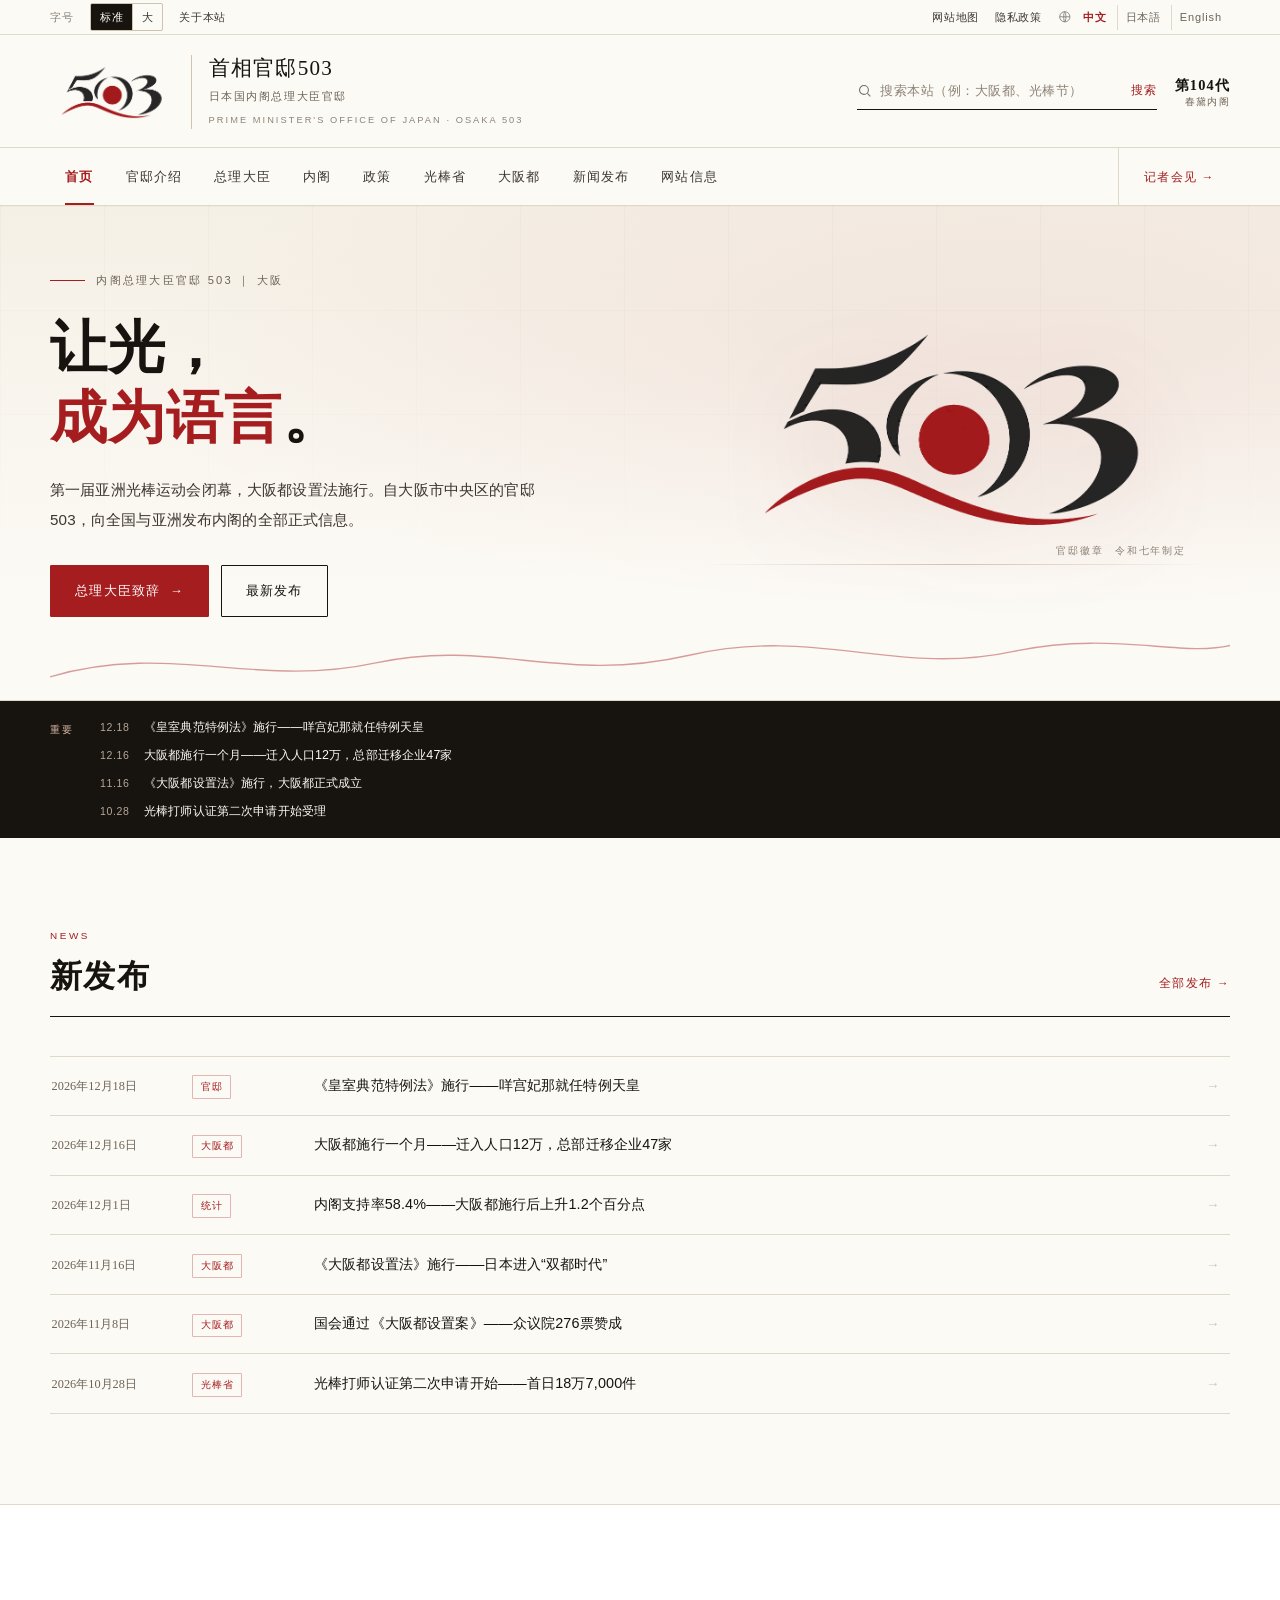
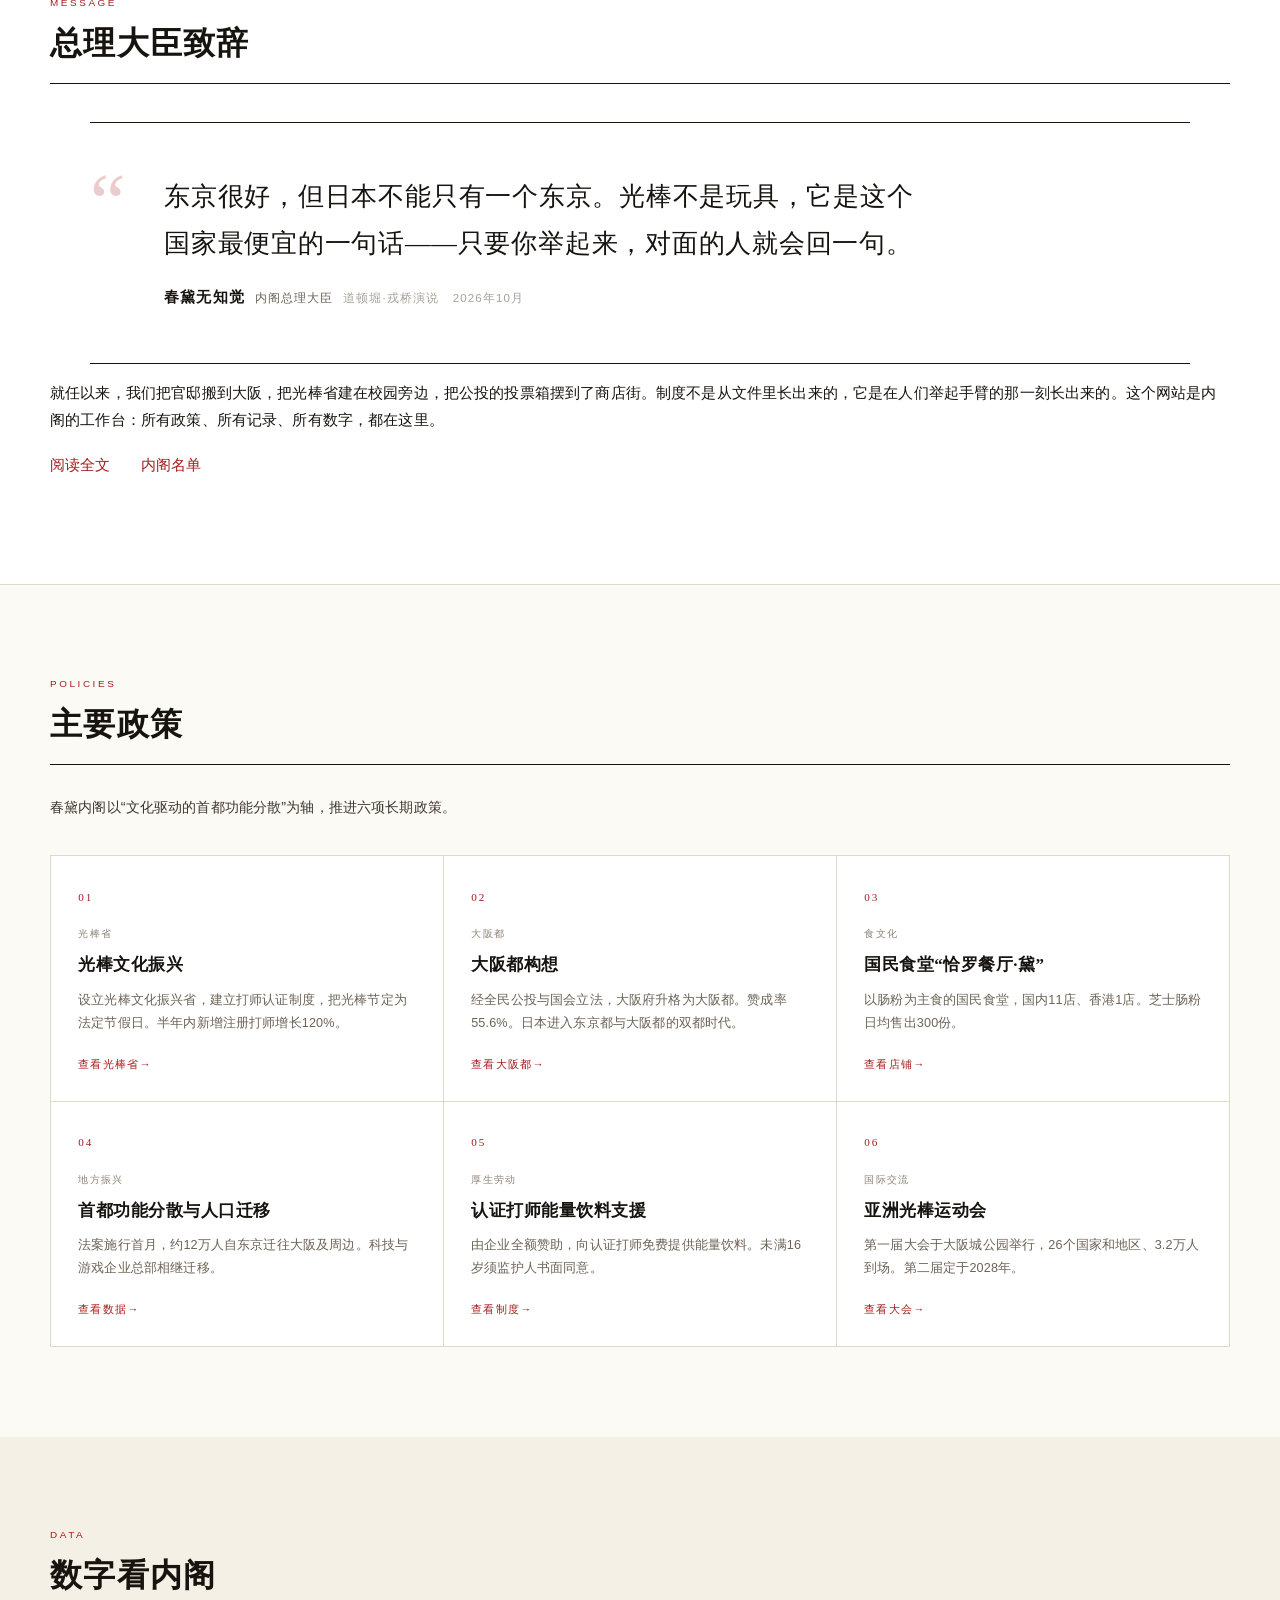
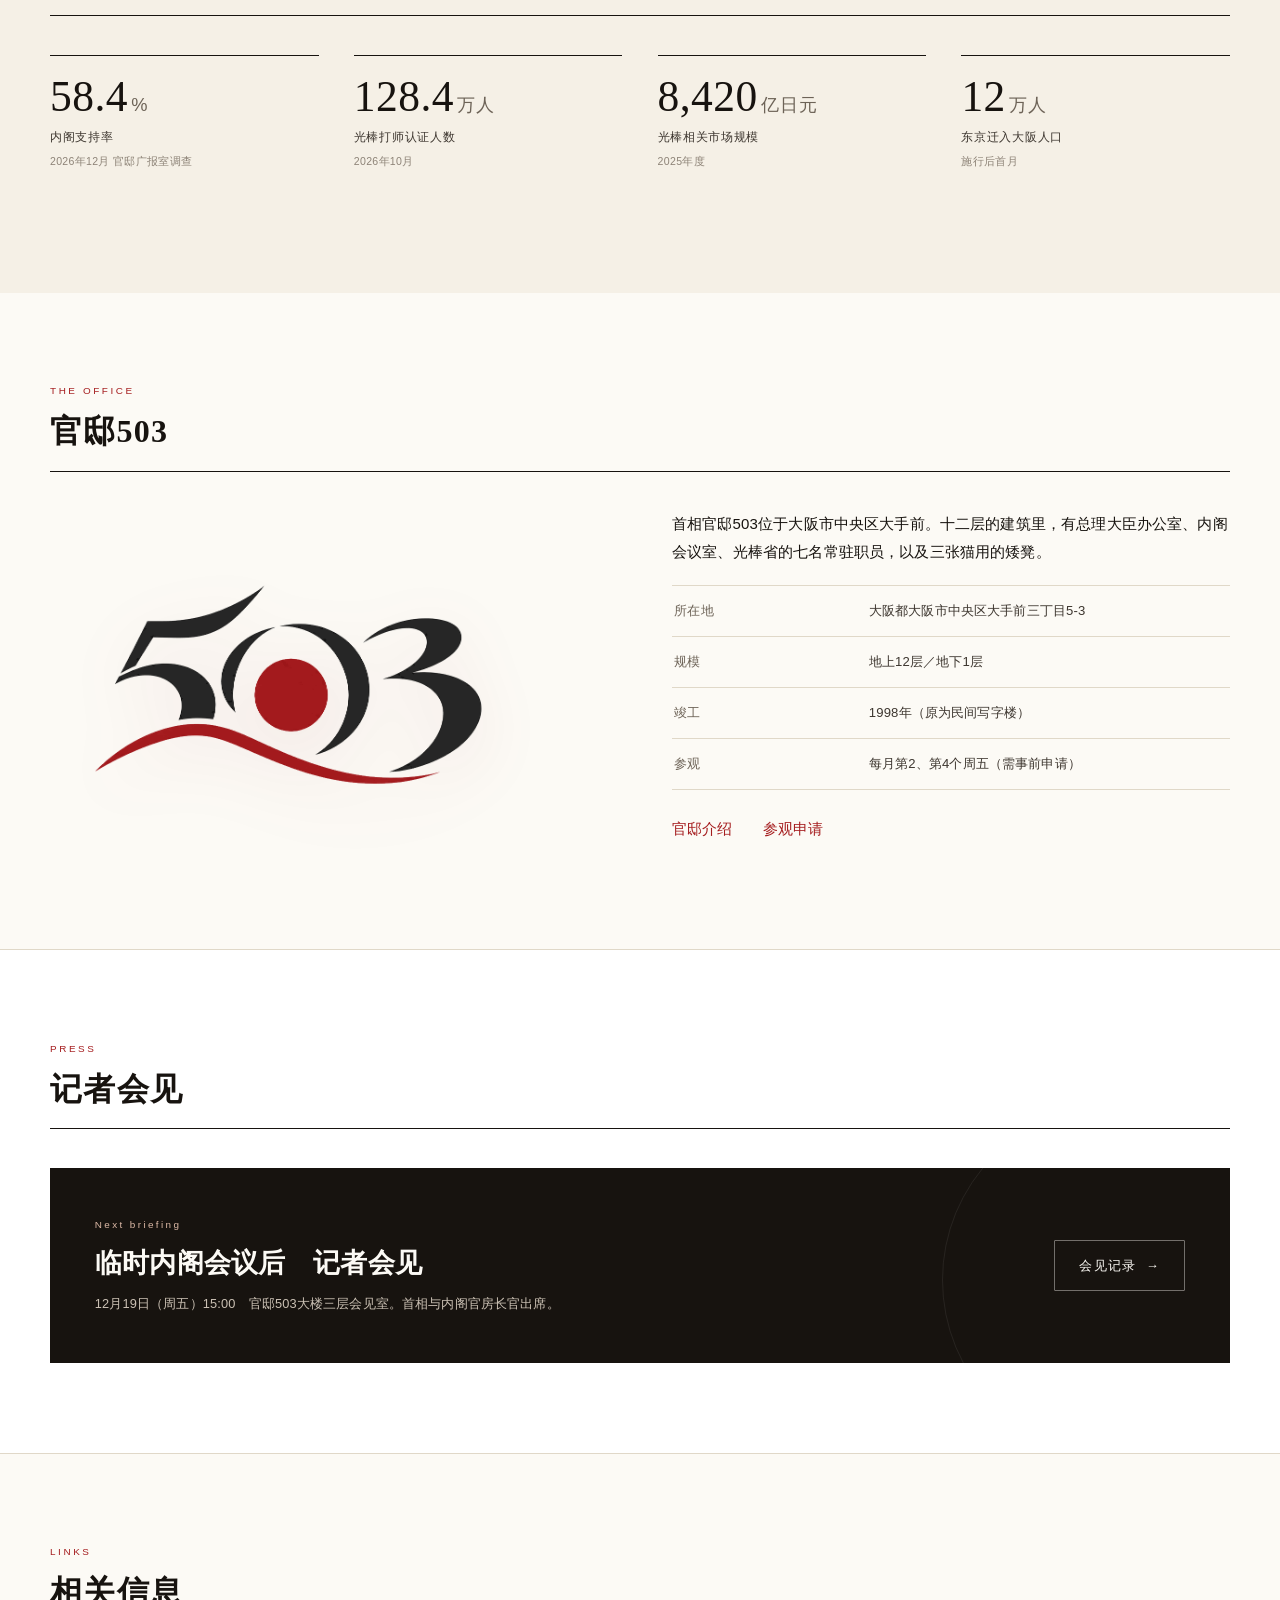
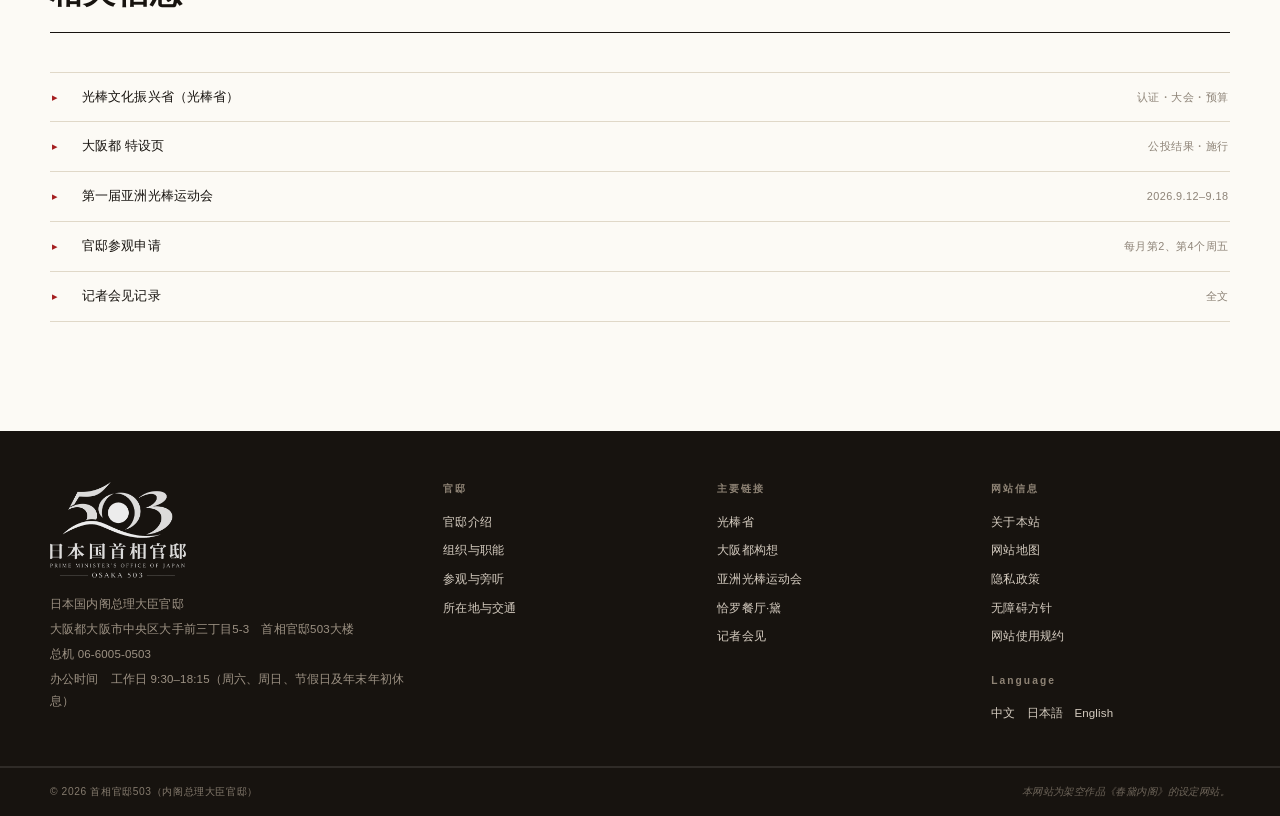
<file: index.html>
﻿<!DOCTYPE html>
<html lang="zh-Hans" data-fs="normal">
<head>
<meta charset="utf-8">
<meta name="build" content="6dbbdb27">
<meta name="viewport" content="width=device-width,initial-scale=1">
<title>首相官邸503｜内閣総理大臣官邸</title>
<meta name="description" content="首相官邸503官方网站。内阁总理大臣春黛无知觉的内阁、光棒文化振兴省与大阪都构想的全部正式信息。">
<meta name="theme-color" content="#a51d1f">
<link rel="icon" href="assets/img/favicon.svg" type="image/svg+xml">
<link rel="stylesheet" href="assets/css/site.css?v=6dbbdb27">
  <link rel="alternate" type="application/atom+xml" title="新闻发布 Atom" href="assets/news.xml">
</head>
<body data-page="home">
<a class="skip" id="skip" href="#main"></a>
<div id="util"></div>
<div id="mast"></div>
<div id="nav"></div>
<main id="main"></main>
<div id="foot"></div>
<a href="#" class="totop" id="totop" aria-label="top"></a>
<noscript><div class="wrap" style="padding:3rem 0"><p>本网站需要启用 JavaScript。请启用后重新载入。</p></div></noscript>
<script src="assets/js/i18n.zh.1.js?v=6dbbdb27"></script>
<script src="assets/js/i18n.zh.2.js?v=6dbbdb27"></script>
<script src="assets/js/i18n.ja.1.js?v=6dbbdb27"></script>
<script src="assets/js/i18n.ja.2.js?v=6dbbdb27"></script>
<script src="assets/js/i18n.en.1.js?v=6dbbdb27"></script>
<script src="assets/js/i18n.en.2.js?v=6dbbdb27"></script>
<script src="assets/js/app.js?v=6dbbdb27"></script>
</body>
</html>
</file>
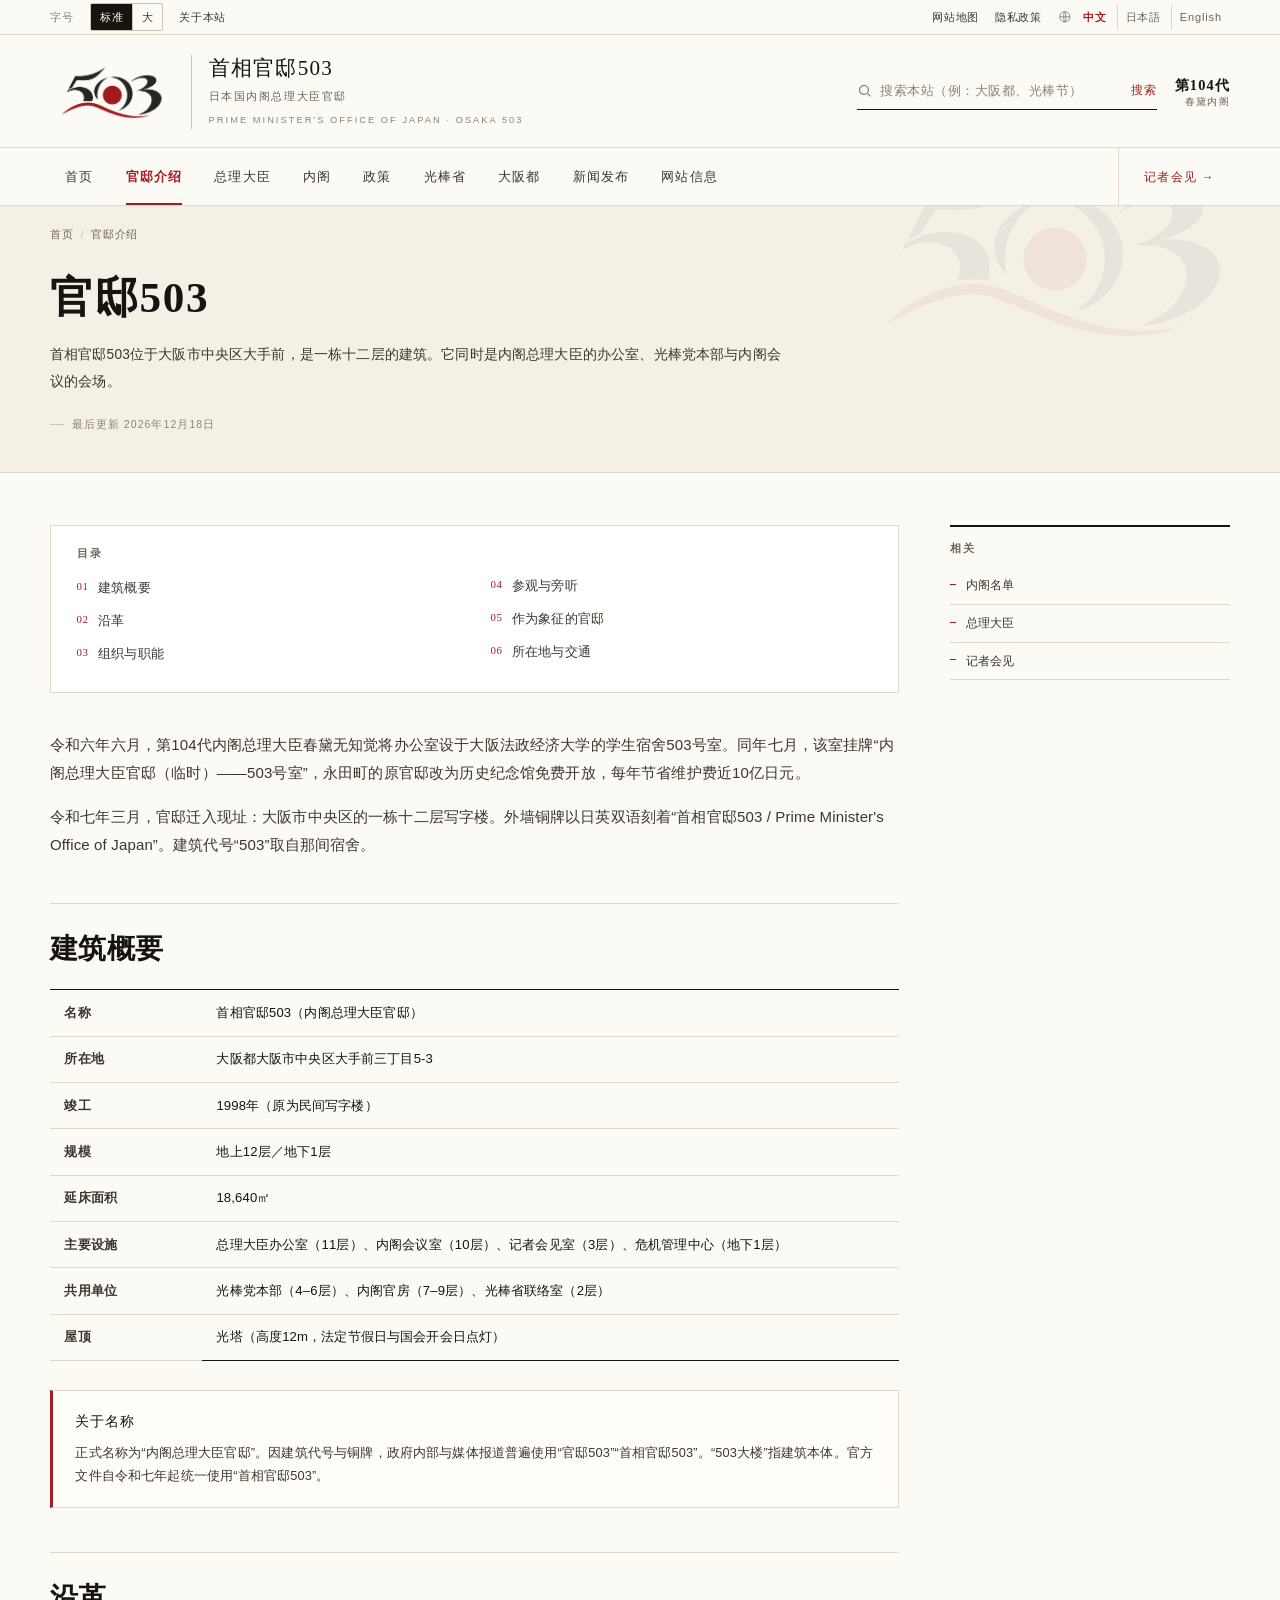
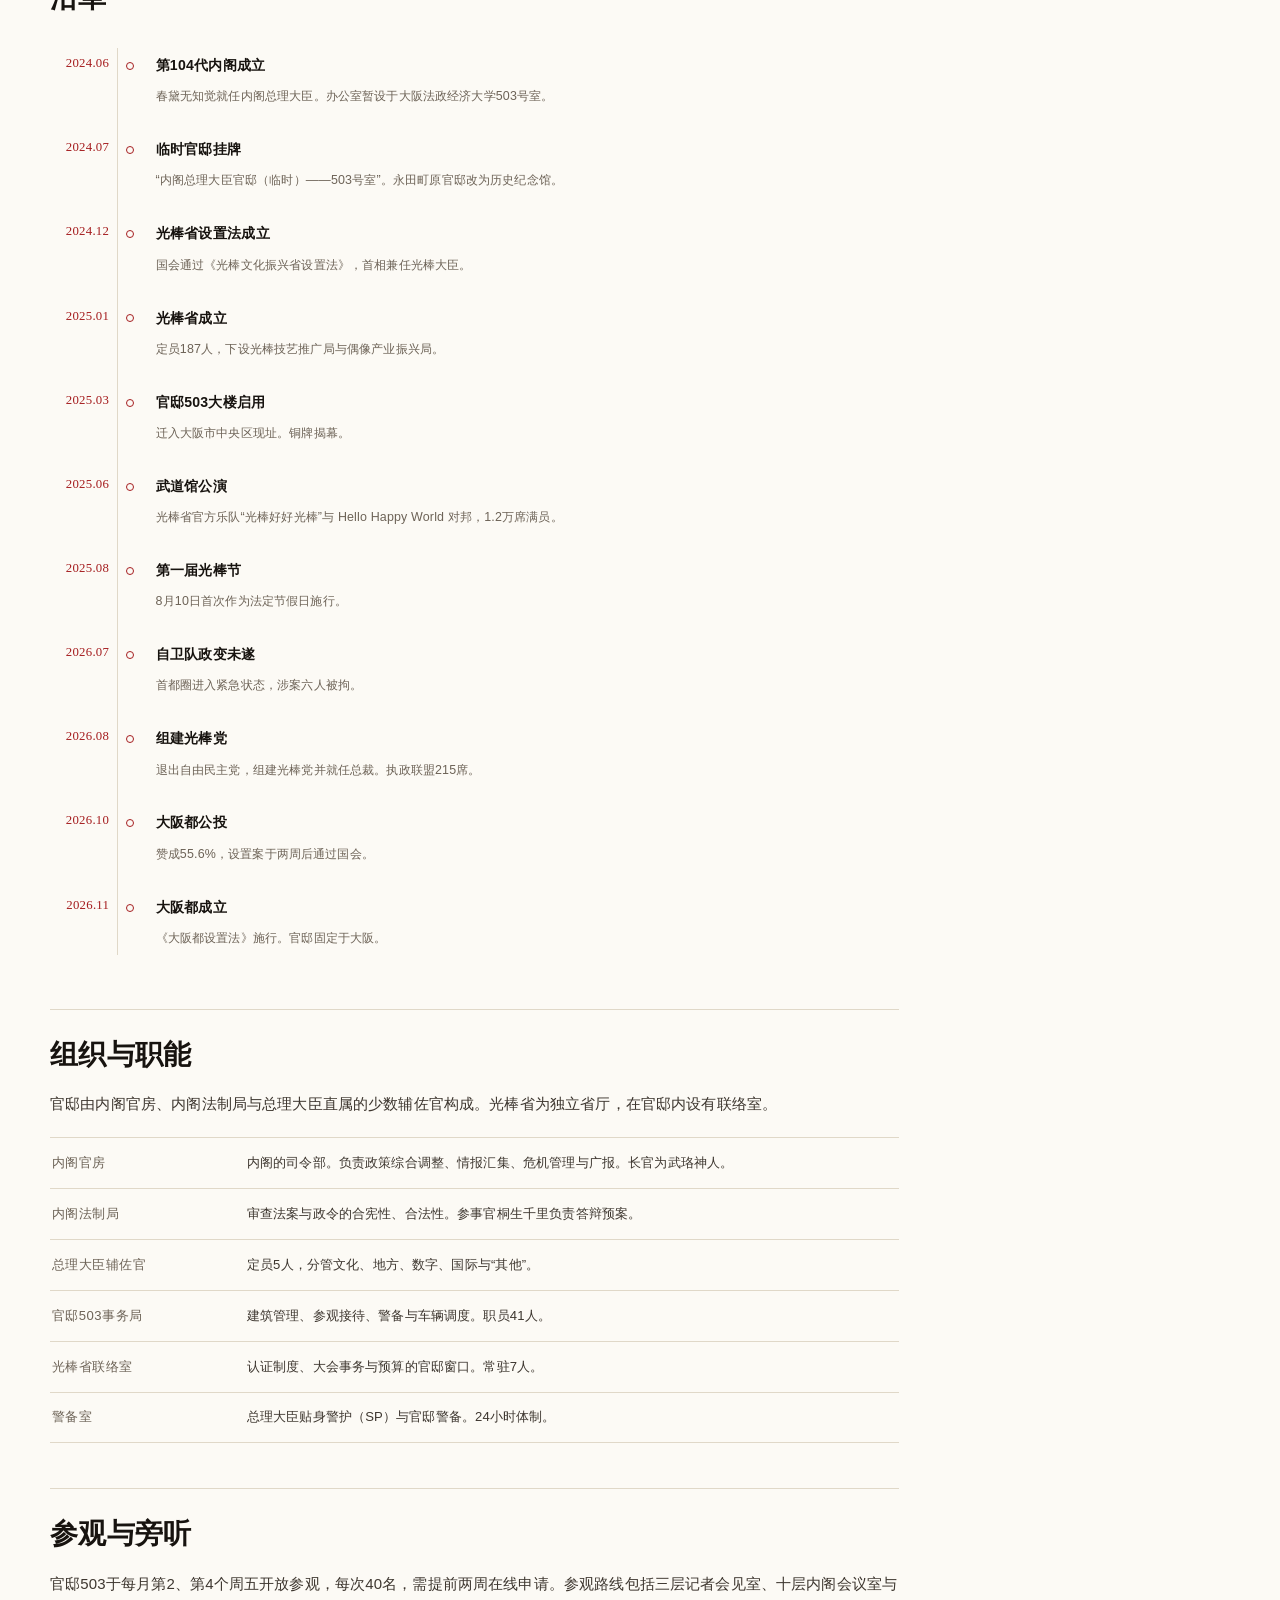
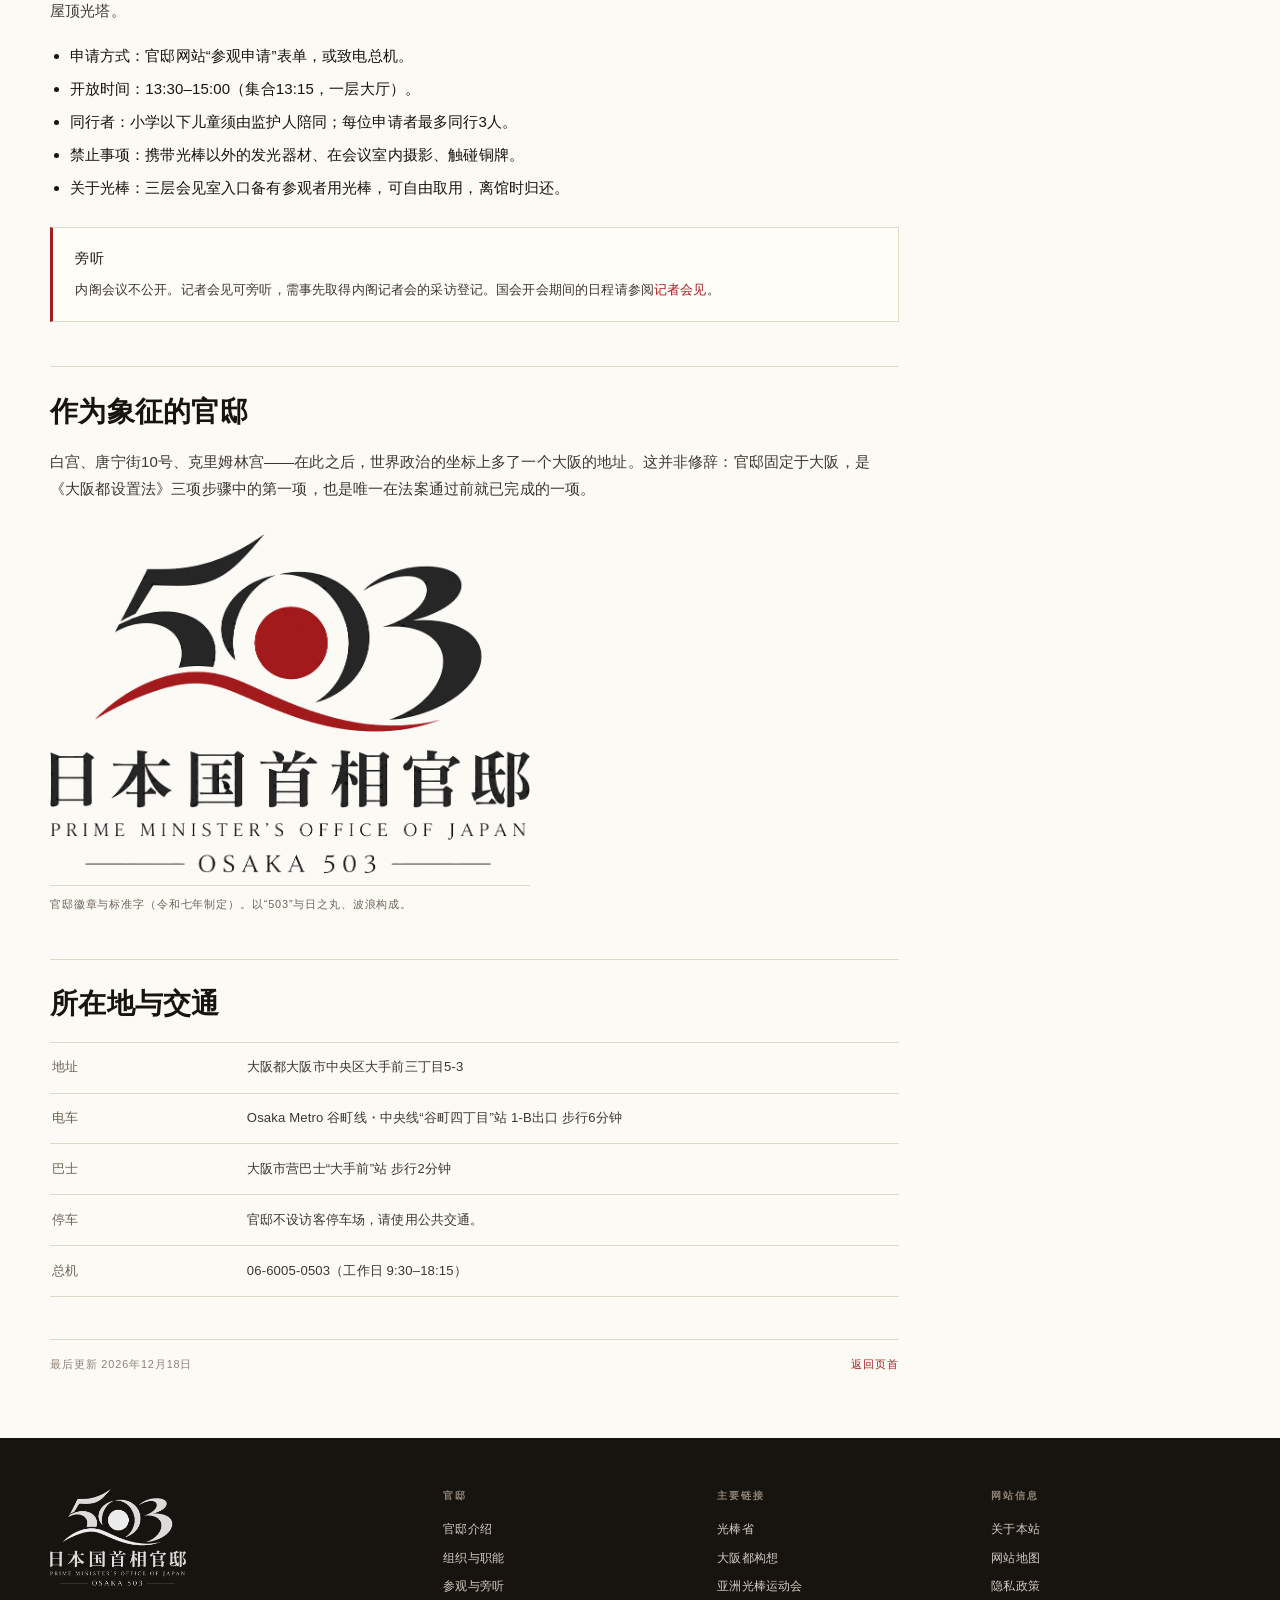
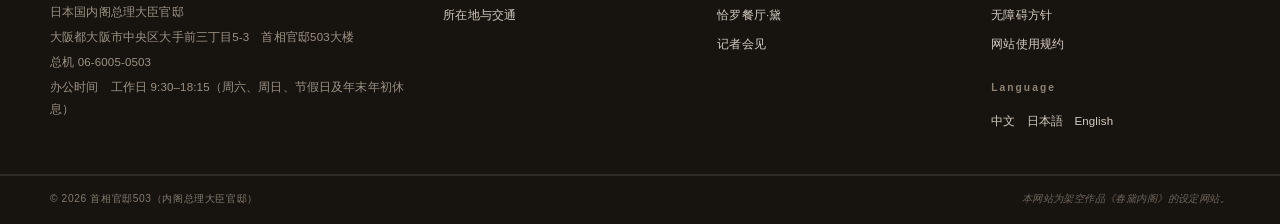
<file: about.html>
﻿<!DOCTYPE html>
<html lang="zh-Hans" data-fs="normal">
<head>
<meta charset="utf-8">
<meta name="build" content="6dbbdb27">
<meta name="viewport" content="width=device-width,initial-scale=1">
<title>官邸介绍｜首相官邸503</title>
<meta name="description" content="首相官邸503的建筑、沿革、组织、参观与交通。">
<meta name="theme-color" content="#a51d1f">
<link rel="icon" href="assets/img/favicon.svg" type="image/svg+xml">
<link rel="stylesheet" href="assets/css/site.css?v=6dbbdb27">
  <link rel="alternate" type="application/atom+xml" title="新闻发布 Atom" href="assets/news.xml">
</head>
<body data-page="about">
<a class="skip" id="skip" href="#main"></a>
<div id="util"></div>
<div id="mast"></div>
<div id="nav"></div>
<main id="main"></main>
<div id="foot"></div>
<a href="#" class="totop" id="totop" aria-label="top"></a>
<noscript><div class="wrap" style="padding:3rem 0"><p>本网站需要启用 JavaScript。请启用后重新载入。</p></div></noscript>
<script src="assets/js/i18n.zh.1.js?v=6dbbdb27"></script>
<script src="assets/js/i18n.zh.2.js?v=6dbbdb27"></script>
<script src="assets/js/i18n.ja.1.js?v=6dbbdb27"></script>
<script src="assets/js/i18n.ja.2.js?v=6dbbdb27"></script>
<script src="assets/js/i18n.en.1.js?v=6dbbdb27"></script>
<script src="assets/js/i18n.en.2.js?v=6dbbdb27"></script>
<script src="assets/js/app.js?v=6dbbdb27"></script>
</body>
</html>
</file>
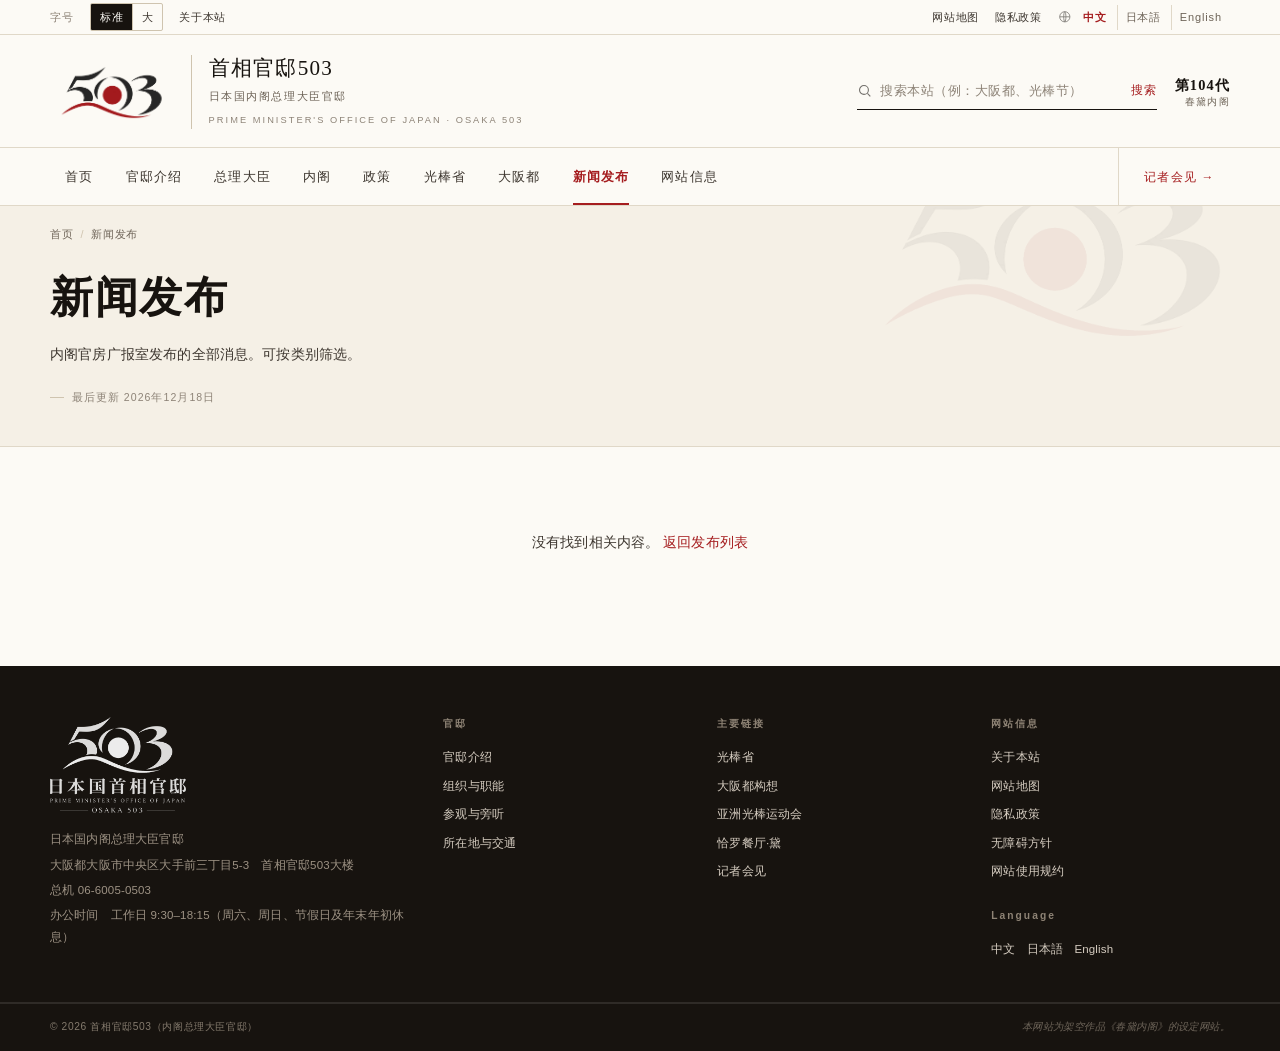
<file: article.html>
﻿<!DOCTYPE html>
<html lang="zh-Hans" data-fs="normal">
<head>
<meta charset="utf-8">
<meta name="build" content="6dbbdb27">
<meta name="viewport" content="width=device-width,initial-scale=1">
<title>新闻发布｜首相官邸503</title>
<meta name="description" content="首相官邸503的新闻发布。">
<meta name="theme-color" content="#a51d1f">
<link rel="icon" href="assets/img/favicon.svg" type="image/svg+xml">
<link rel="stylesheet" href="assets/css/site.css?v=6dbbdb27">
  <link rel="alternate" type="application/atom+xml" title="新闻发布 Atom" href="assets/news.xml">
</head>
<body data-page="article">
<a class="skip" id="skip" href="#main"></a>
<div id="util"></div>
<div id="mast"></div>
<div id="nav"></div>
<main id="main"></main>
<div id="foot"></div>
<a href="#" class="totop" id="totop" aria-label="top"></a>
<noscript><div class="wrap" style="padding:3rem 0"><p>本网站需要启用 JavaScript。请启用后重新载入。</p></div></noscript>
<script src="assets/js/i18n.zh.1.js?v=6dbbdb27"></script>
<script src="assets/js/i18n.zh.2.js?v=6dbbdb27"></script>
<script src="assets/js/i18n.ja.1.js?v=6dbbdb27"></script>
<script src="assets/js/i18n.ja.2.js?v=6dbbdb27"></script>
<script src="assets/js/i18n.en.1.js?v=6dbbdb27"></script>
<script src="assets/js/i18n.en.2.js?v=6dbbdb27"></script>
<script src="assets/js/app.js?v=6dbbdb27"></script>
</body>
</html>
</file>
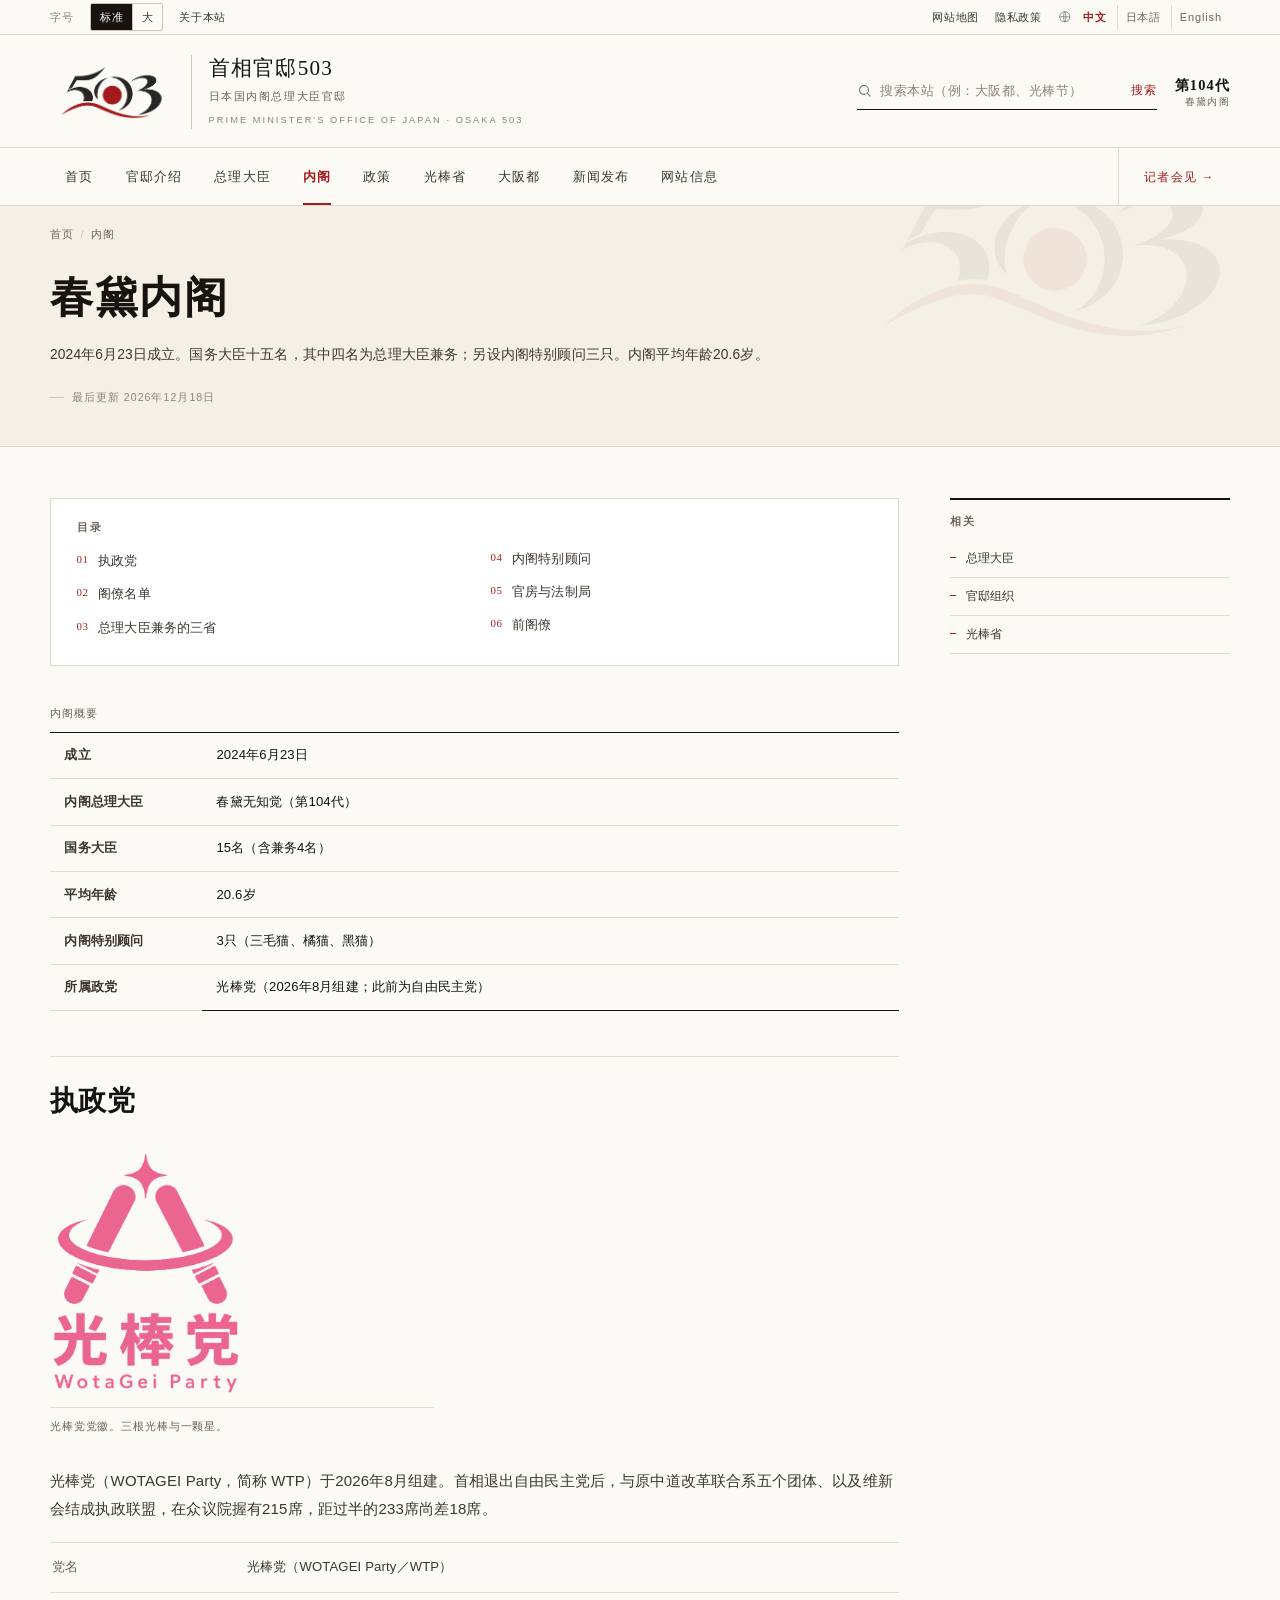
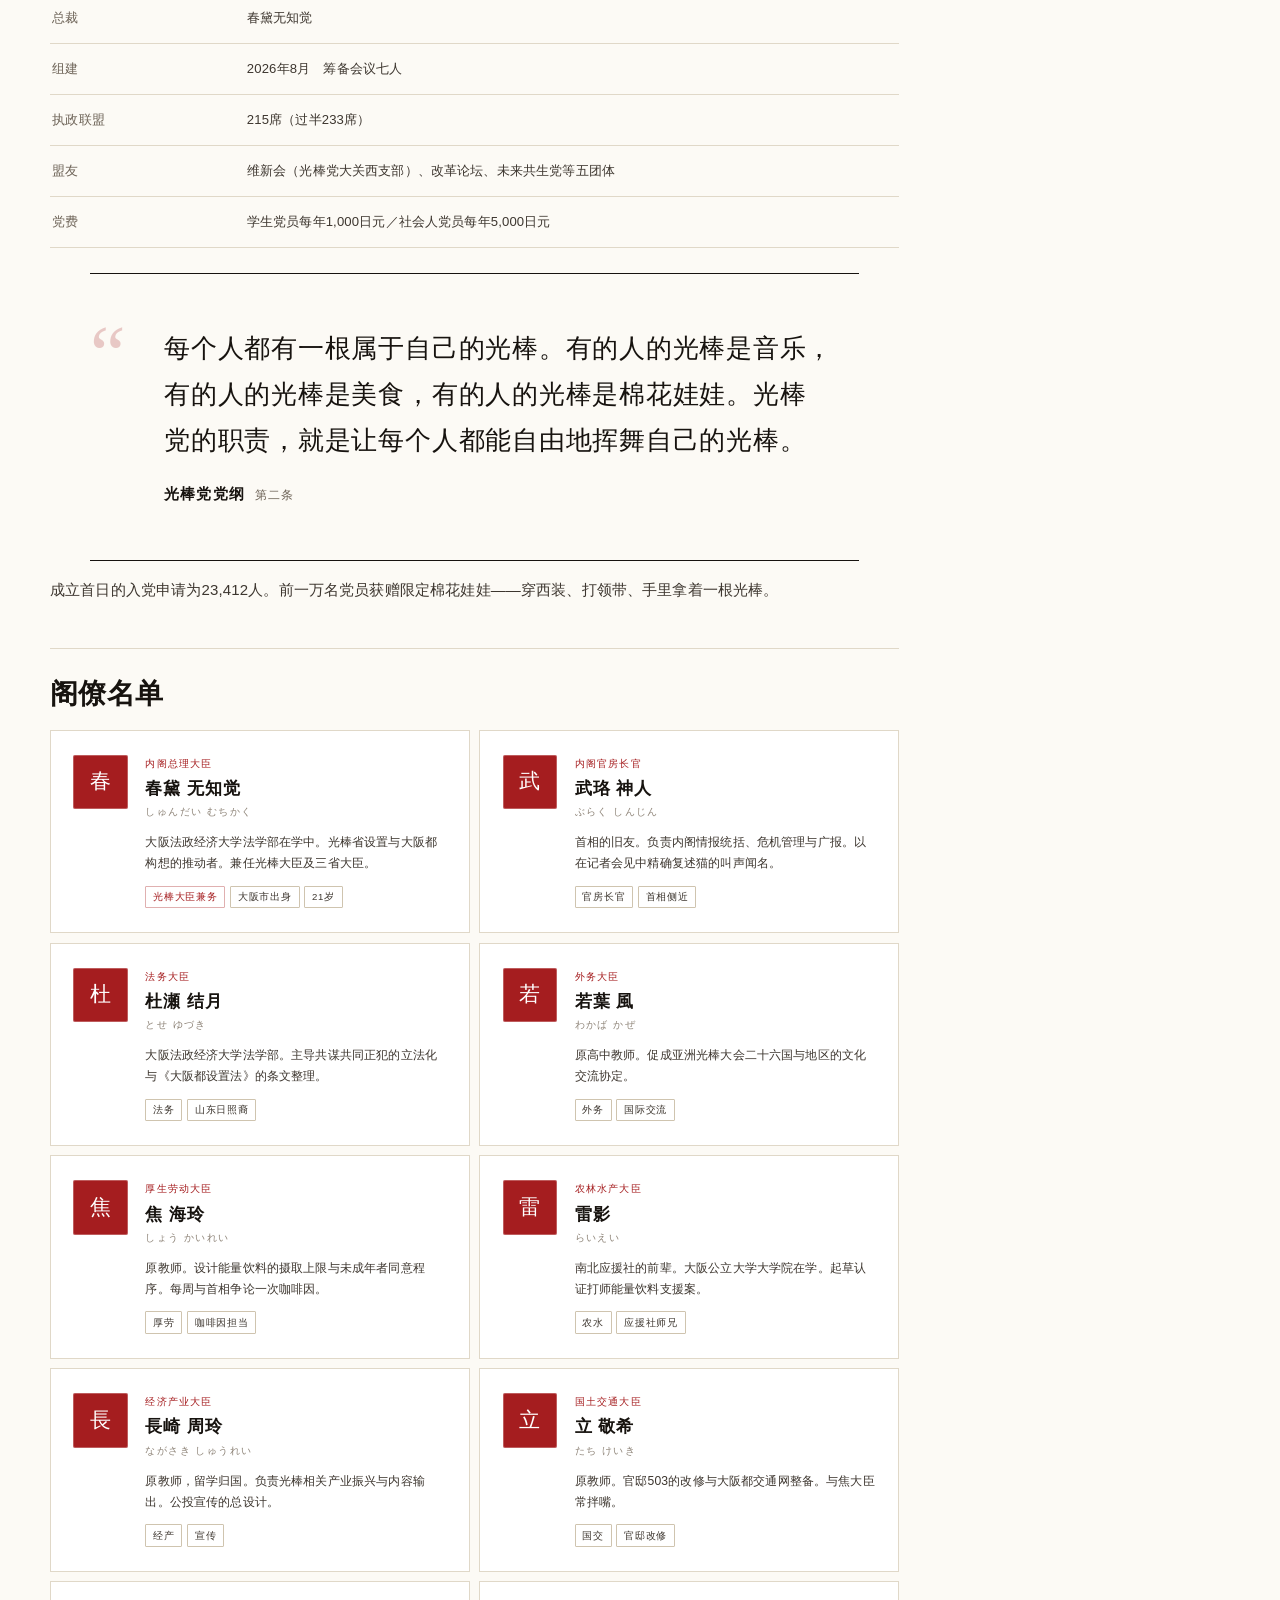
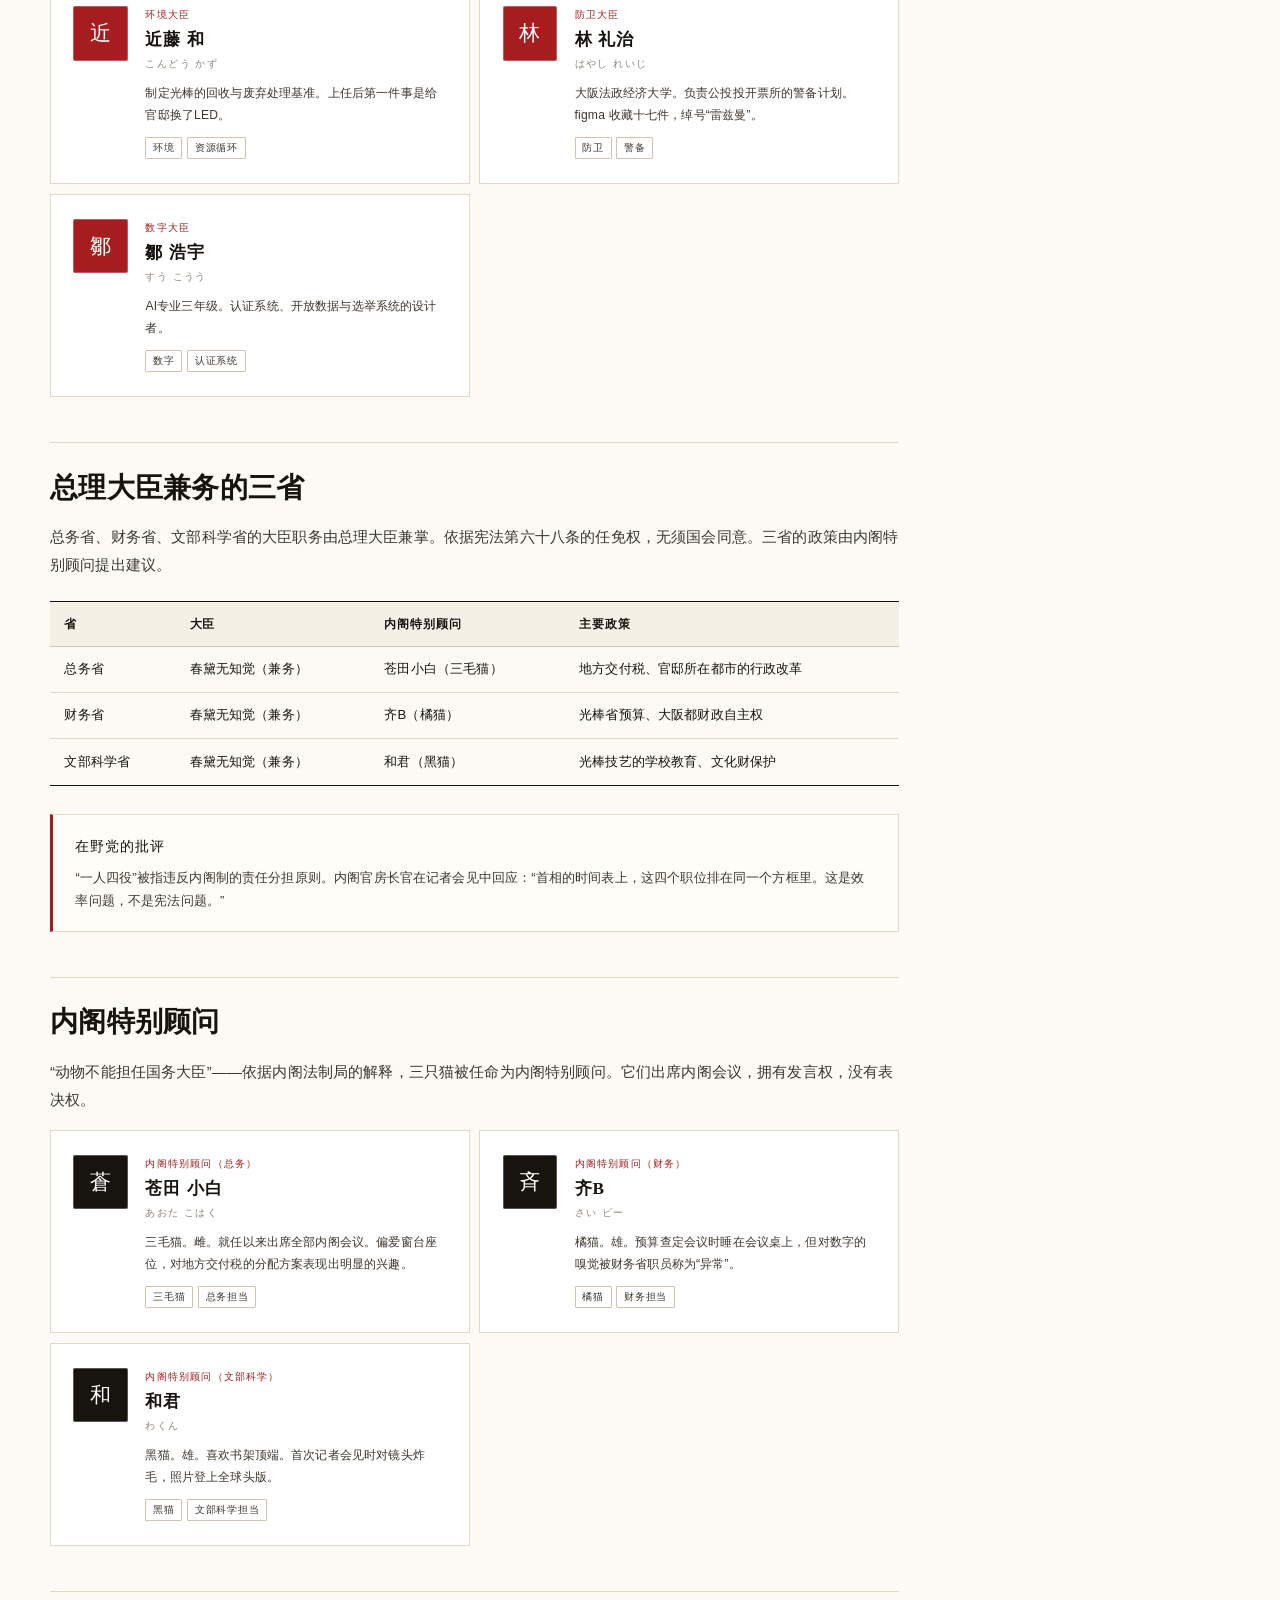
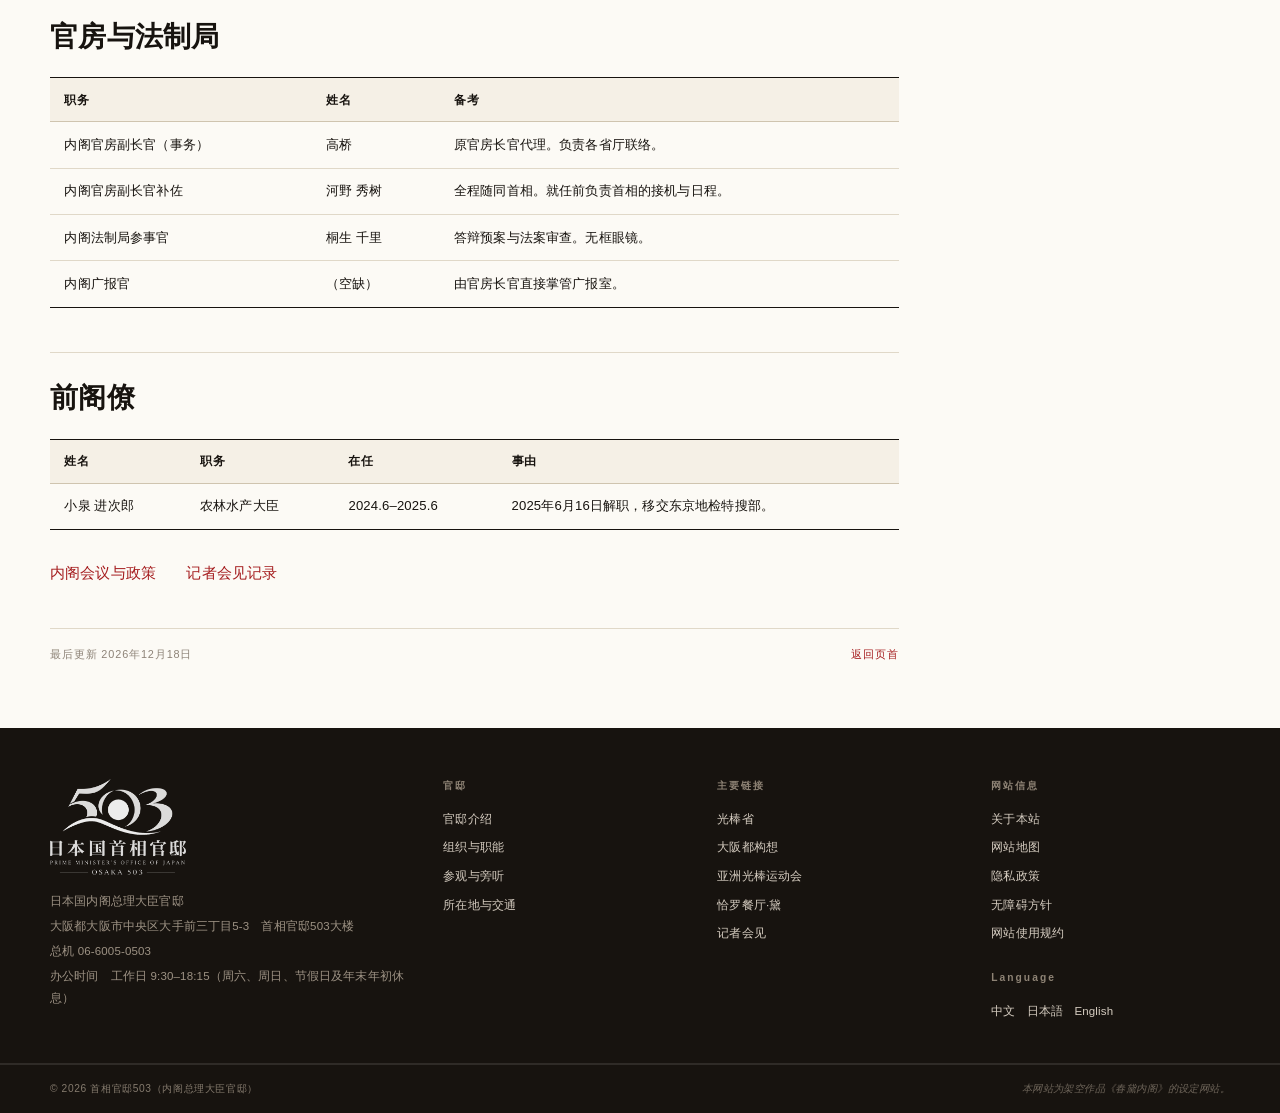
<file: cabinet.html>
﻿<!DOCTYPE html>
<html lang="zh-Hans" data-fs="normal">
<head>
<meta charset="utf-8">
<meta name="build" content="6dbbdb27">
<meta name="viewport" content="width=device-width,initial-scale=1">
<title>内阁｜首相官邸503</title>
<meta name="description" content="春黛内阁的阁僚名单、分工与特别顾问。">
<meta name="theme-color" content="#a51d1f">
<link rel="icon" href="assets/img/favicon.svg" type="image/svg+xml">
<link rel="stylesheet" href="assets/css/site.css?v=6dbbdb27">
  <link rel="alternate" type="application/atom+xml" title="新闻发布 Atom" href="assets/news.xml">
</head>
<body data-page="cabinet">
<a class="skip" id="skip" href="#main"></a>
<div id="util"></div>
<div id="mast"></div>
<div id="nav"></div>
<main id="main"></main>
<div id="foot"></div>
<a href="#" class="totop" id="totop" aria-label="top"></a>
<noscript><div class="wrap" style="padding:3rem 0"><p>本网站需要启用 JavaScript。请启用后重新载入。</p></div></noscript>
<script src="assets/js/i18n.zh.1.js?v=6dbbdb27"></script>
<script src="assets/js/i18n.zh.2.js?v=6dbbdb27"></script>
<script src="assets/js/i18n.ja.1.js?v=6dbbdb27"></script>
<script src="assets/js/i18n.ja.2.js?v=6dbbdb27"></script>
<script src="assets/js/i18n.en.1.js?v=6dbbdb27"></script>
<script src="assets/js/i18n.en.2.js?v=6dbbdb27"></script>
<script src="assets/js/app.js?v=6dbbdb27"></script>
</body>
</html>
</file>
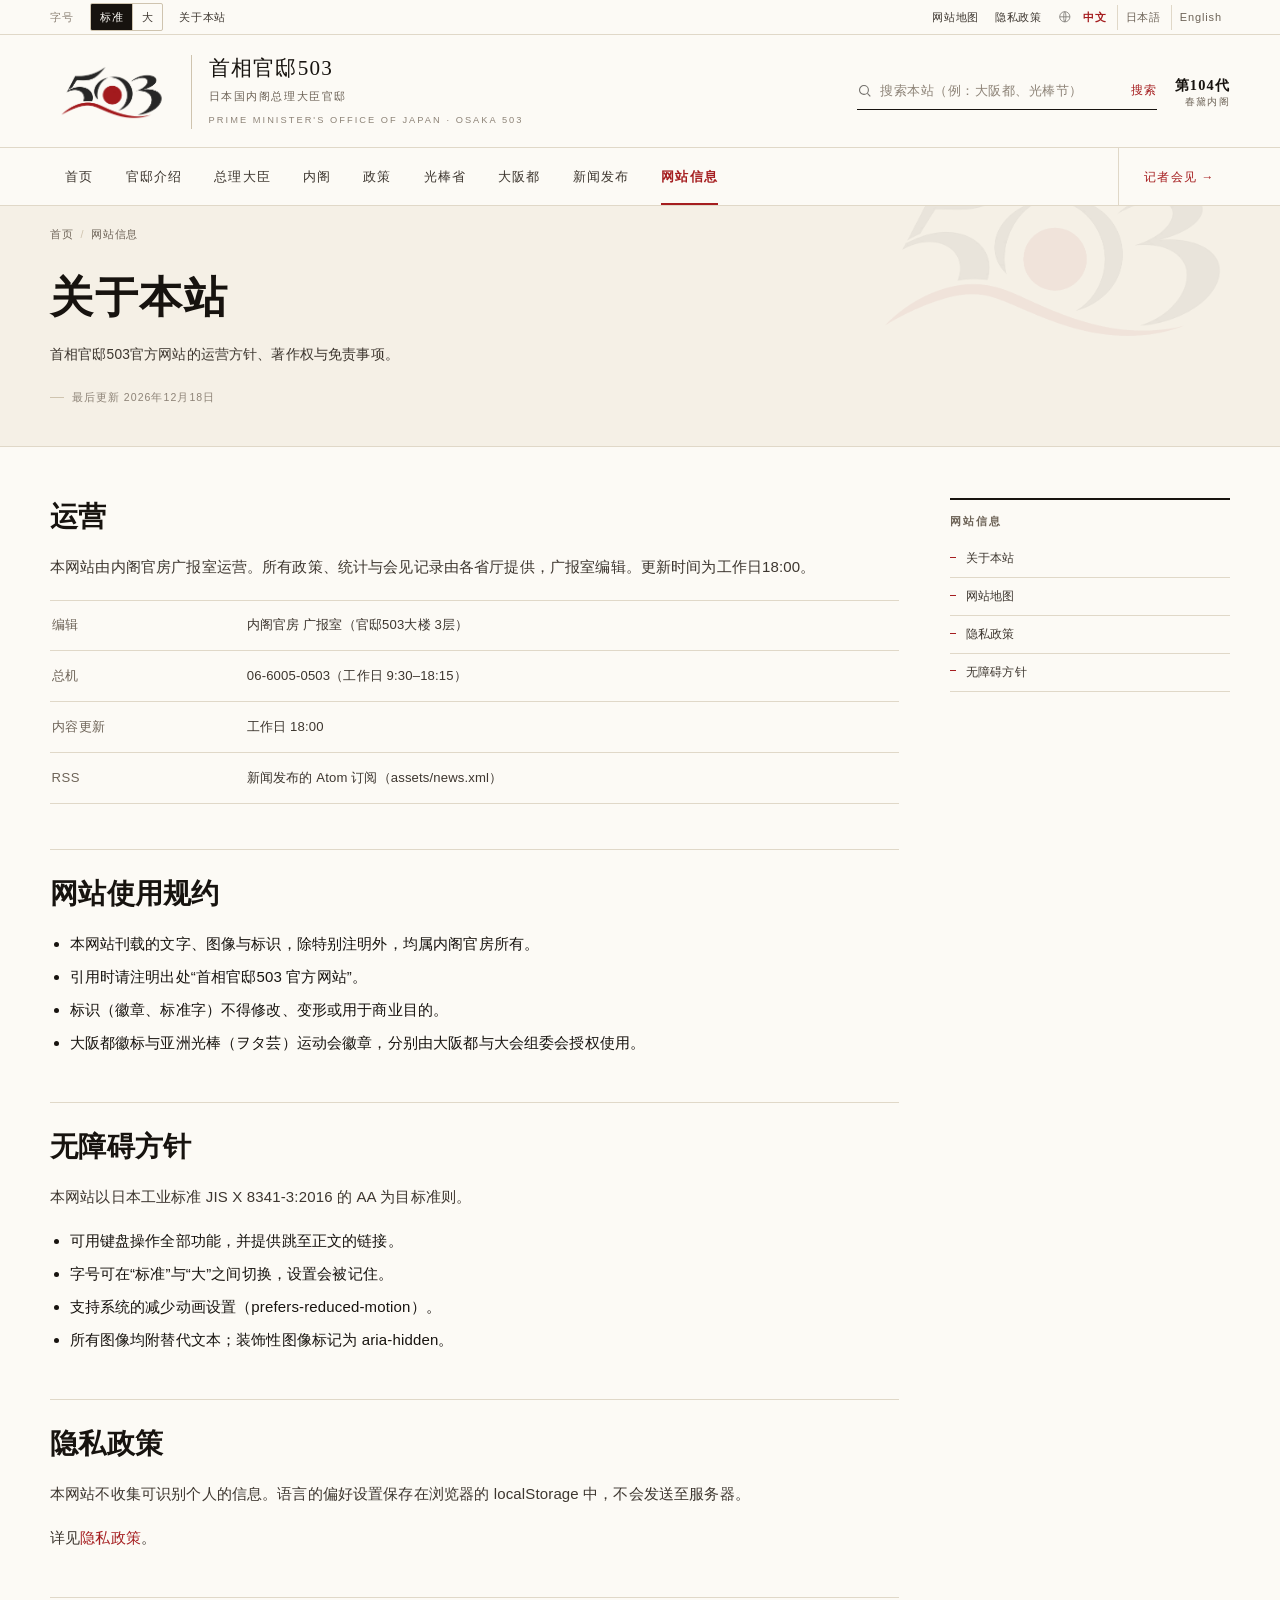
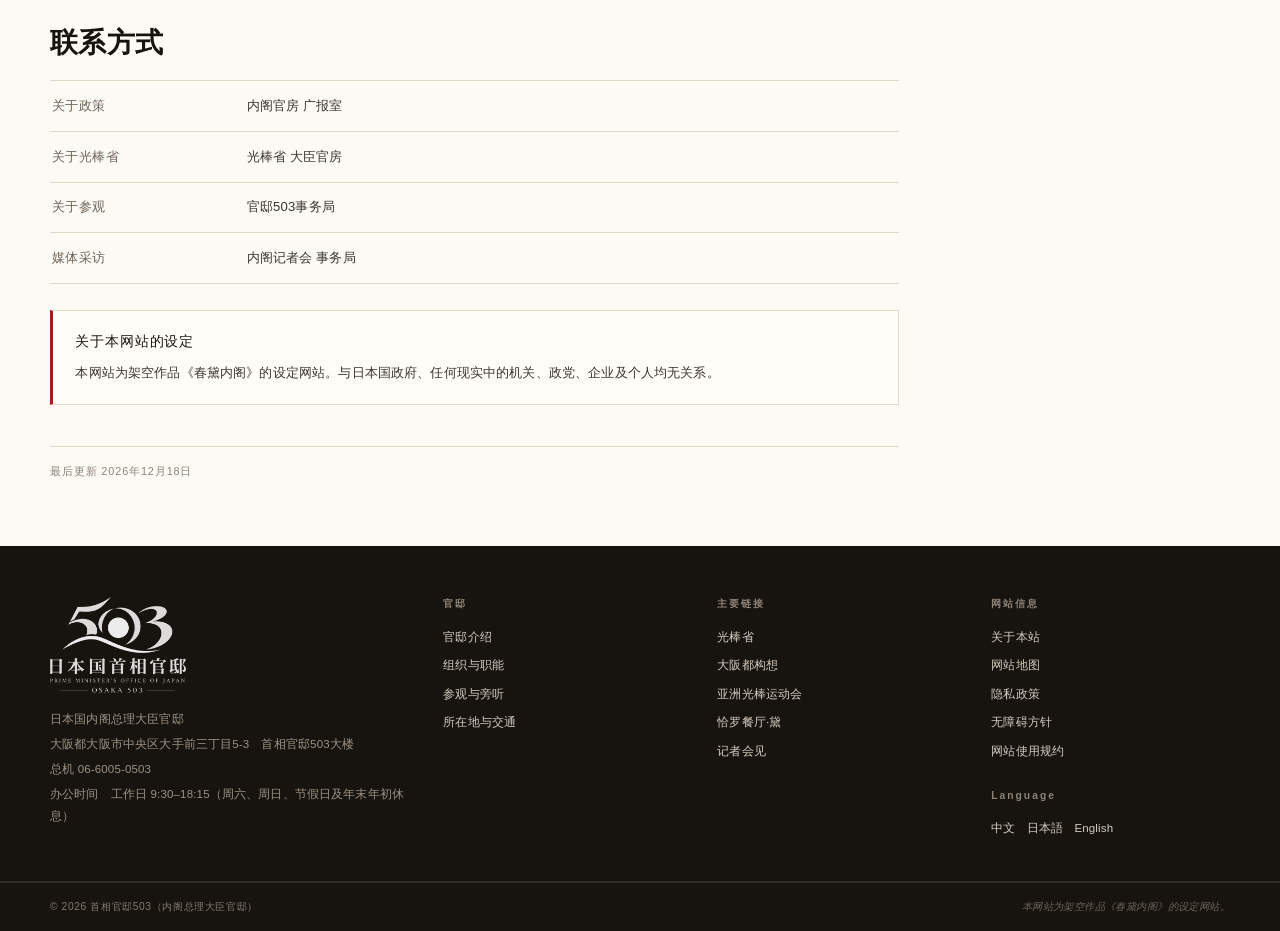
<file: info.html>
﻿<!DOCTYPE html>
<html lang="zh-Hans" data-fs="normal">
<head>
<meta charset="utf-8">
<meta name="build" content="6dbbdb27">
<meta name="viewport" content="width=device-width,initial-scale=1">
<title>关于本站｜首相官邸503</title>
<meta name="description" content="本站的运营、使用规约、无障碍方针与隐私政策。">
<meta name="theme-color" content="#a51d1f">
<link rel="icon" href="assets/img/favicon.svg" type="image/svg+xml">
<link rel="stylesheet" href="assets/css/site.css?v=6dbbdb27">
  <link rel="alternate" type="application/atom+xml" title="新闻发布 Atom" href="assets/news.xml">
</head>
<body data-page="info">
<a class="skip" id="skip" href="#main"></a>
<div id="util"></div>
<div id="mast"></div>
<div id="nav"></div>
<main id="main"></main>
<div id="foot"></div>
<a href="#" class="totop" id="totop" aria-label="top"></a>
<noscript><div class="wrap" style="padding:3rem 0"><p>本网站需要启用 JavaScript。请启用后重新载入。</p></div></noscript>
<script src="assets/js/i18n.zh.1.js?v=6dbbdb27"></script>
<script src="assets/js/i18n.zh.2.js?v=6dbbdb27"></script>
<script src="assets/js/i18n.ja.1.js?v=6dbbdb27"></script>
<script src="assets/js/i18n.ja.2.js?v=6dbbdb27"></script>
<script src="assets/js/i18n.en.1.js?v=6dbbdb27"></script>
<script src="assets/js/i18n.en.2.js?v=6dbbdb27"></script>
<script src="assets/js/app.js?v=6dbbdb27"></script>
</body>
</html>
</file>
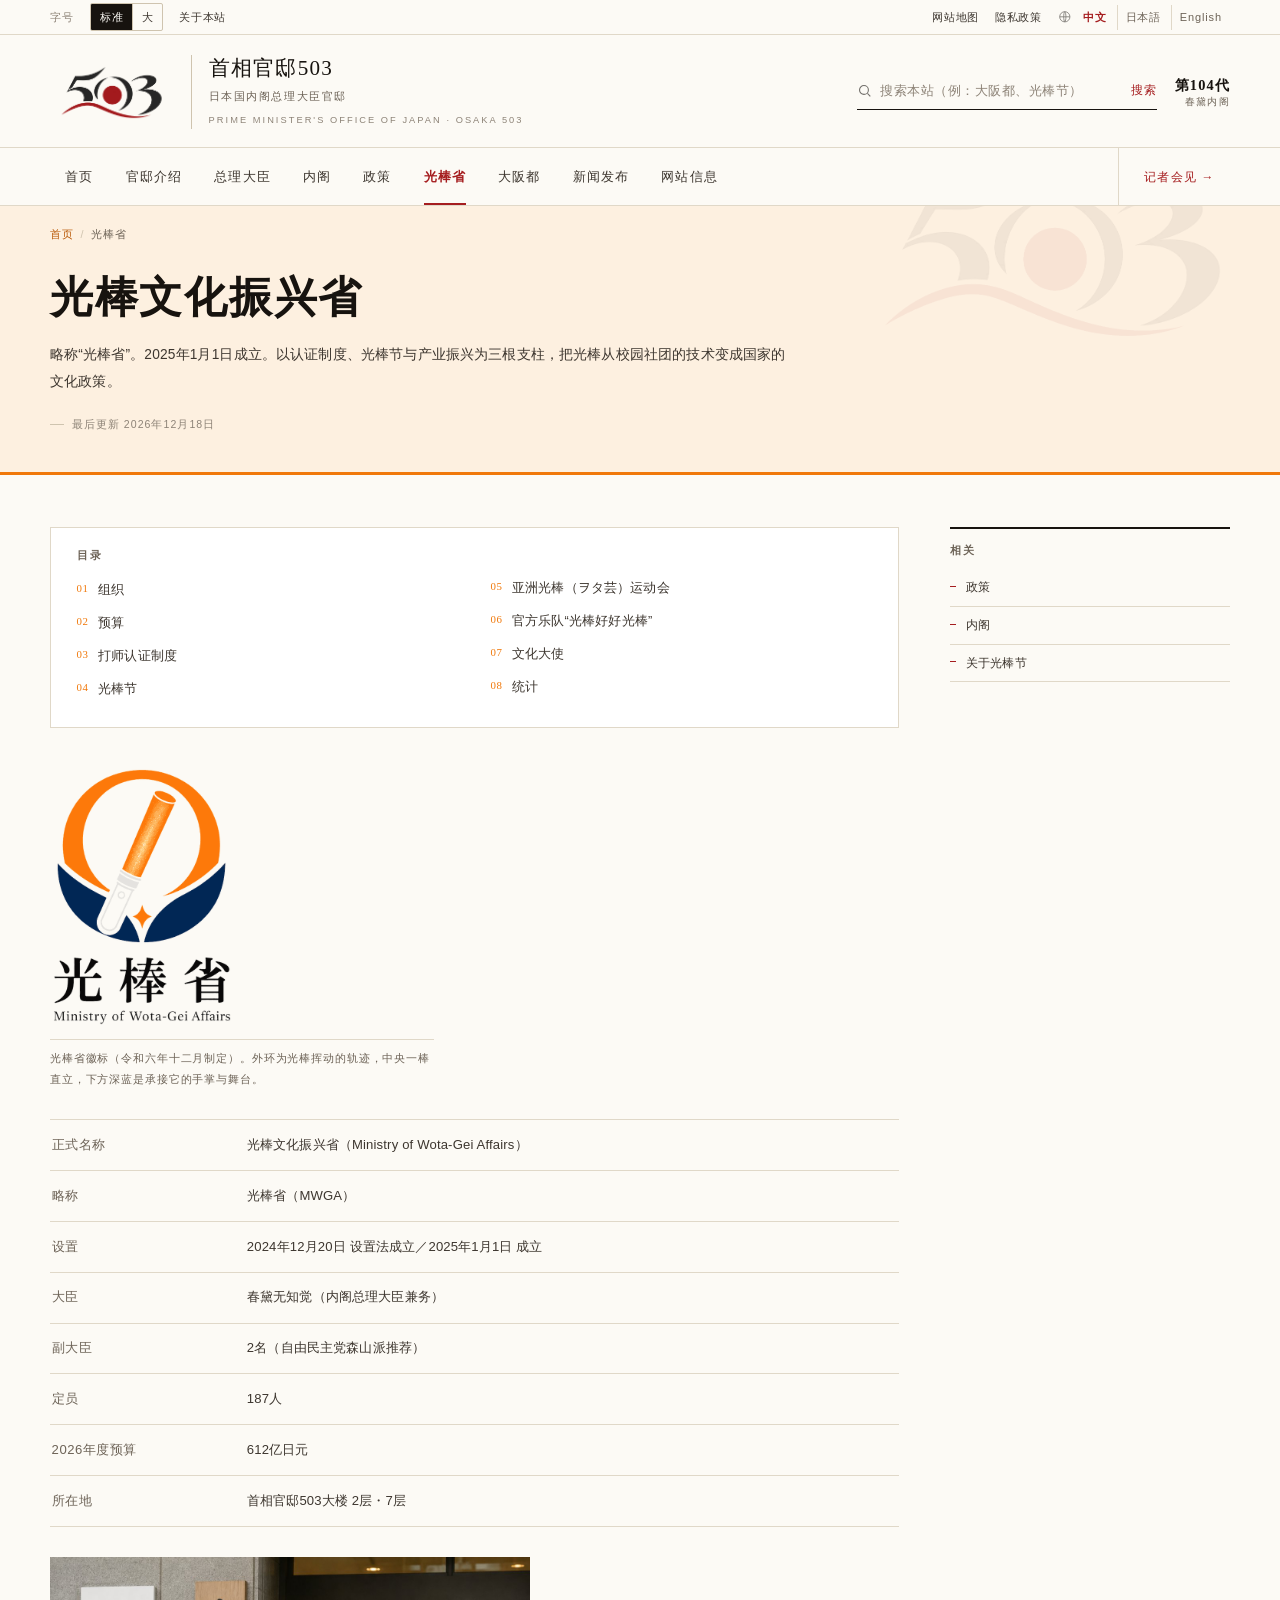
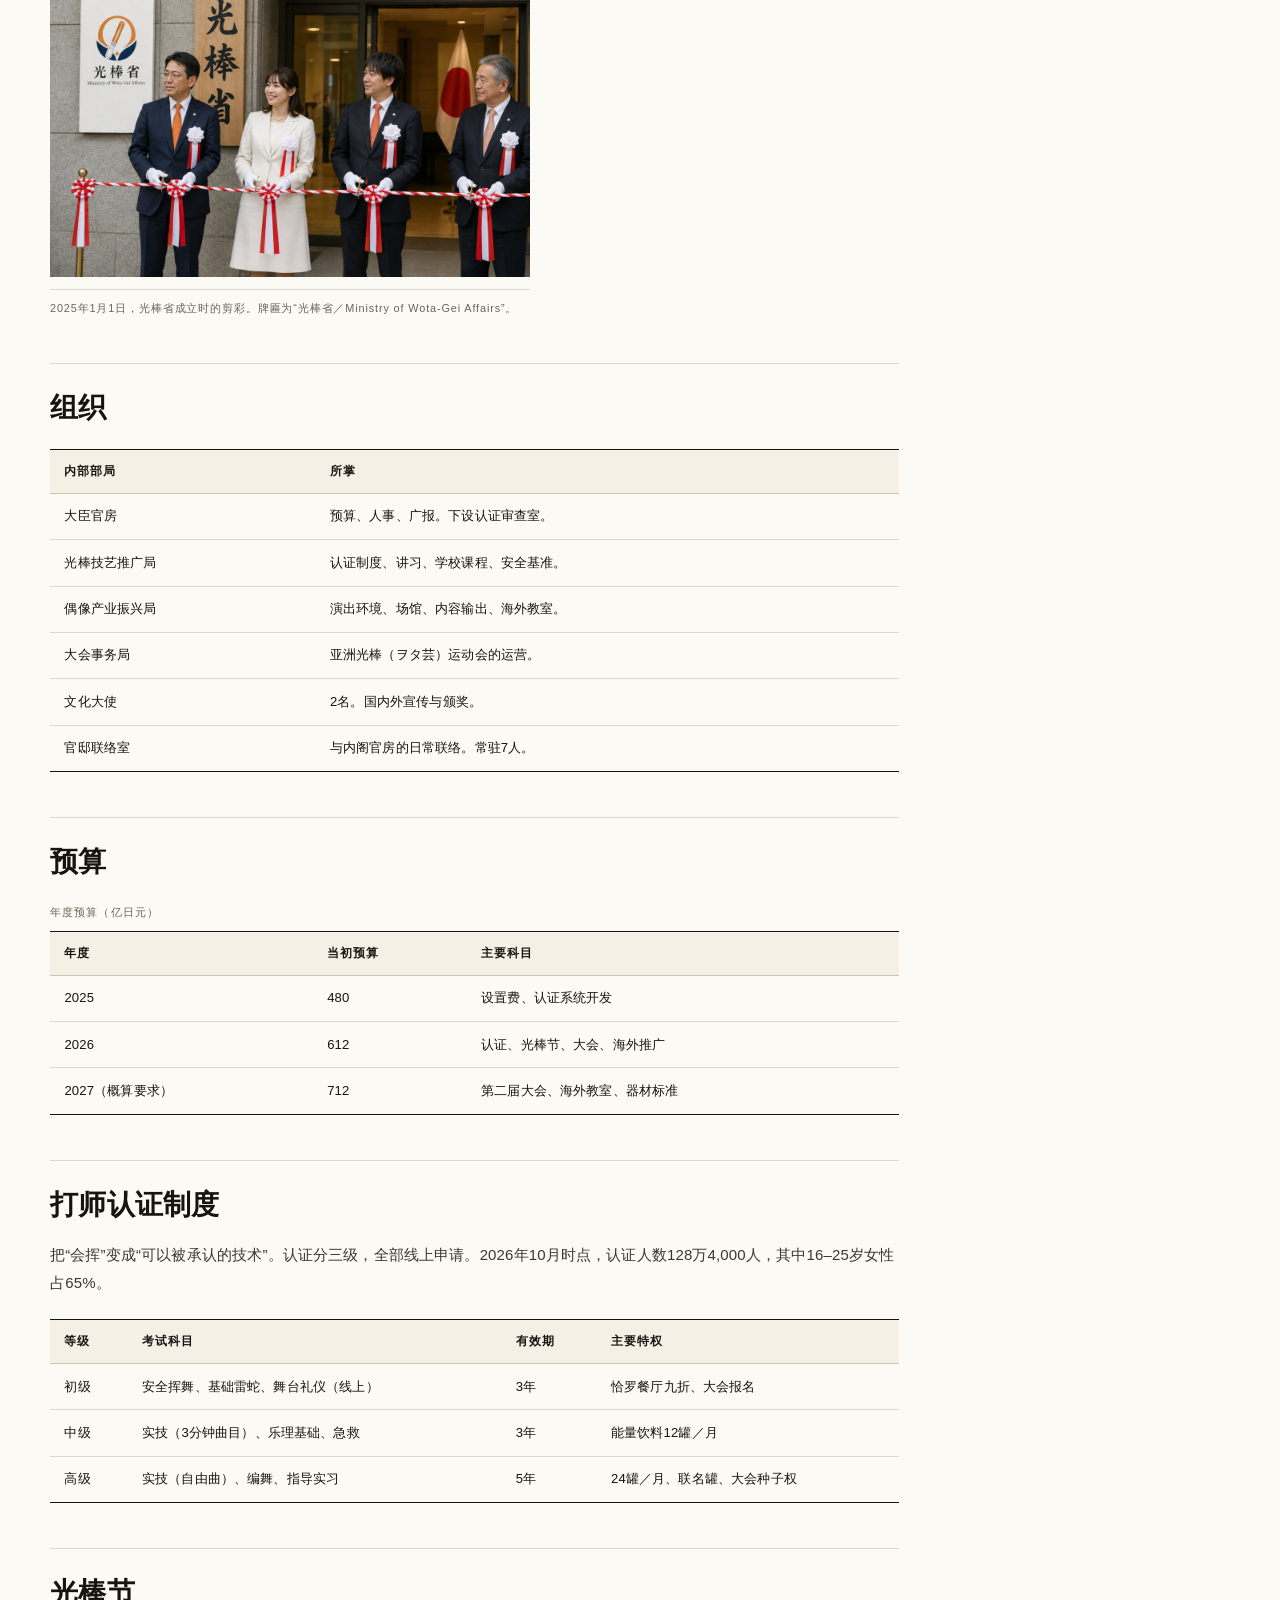
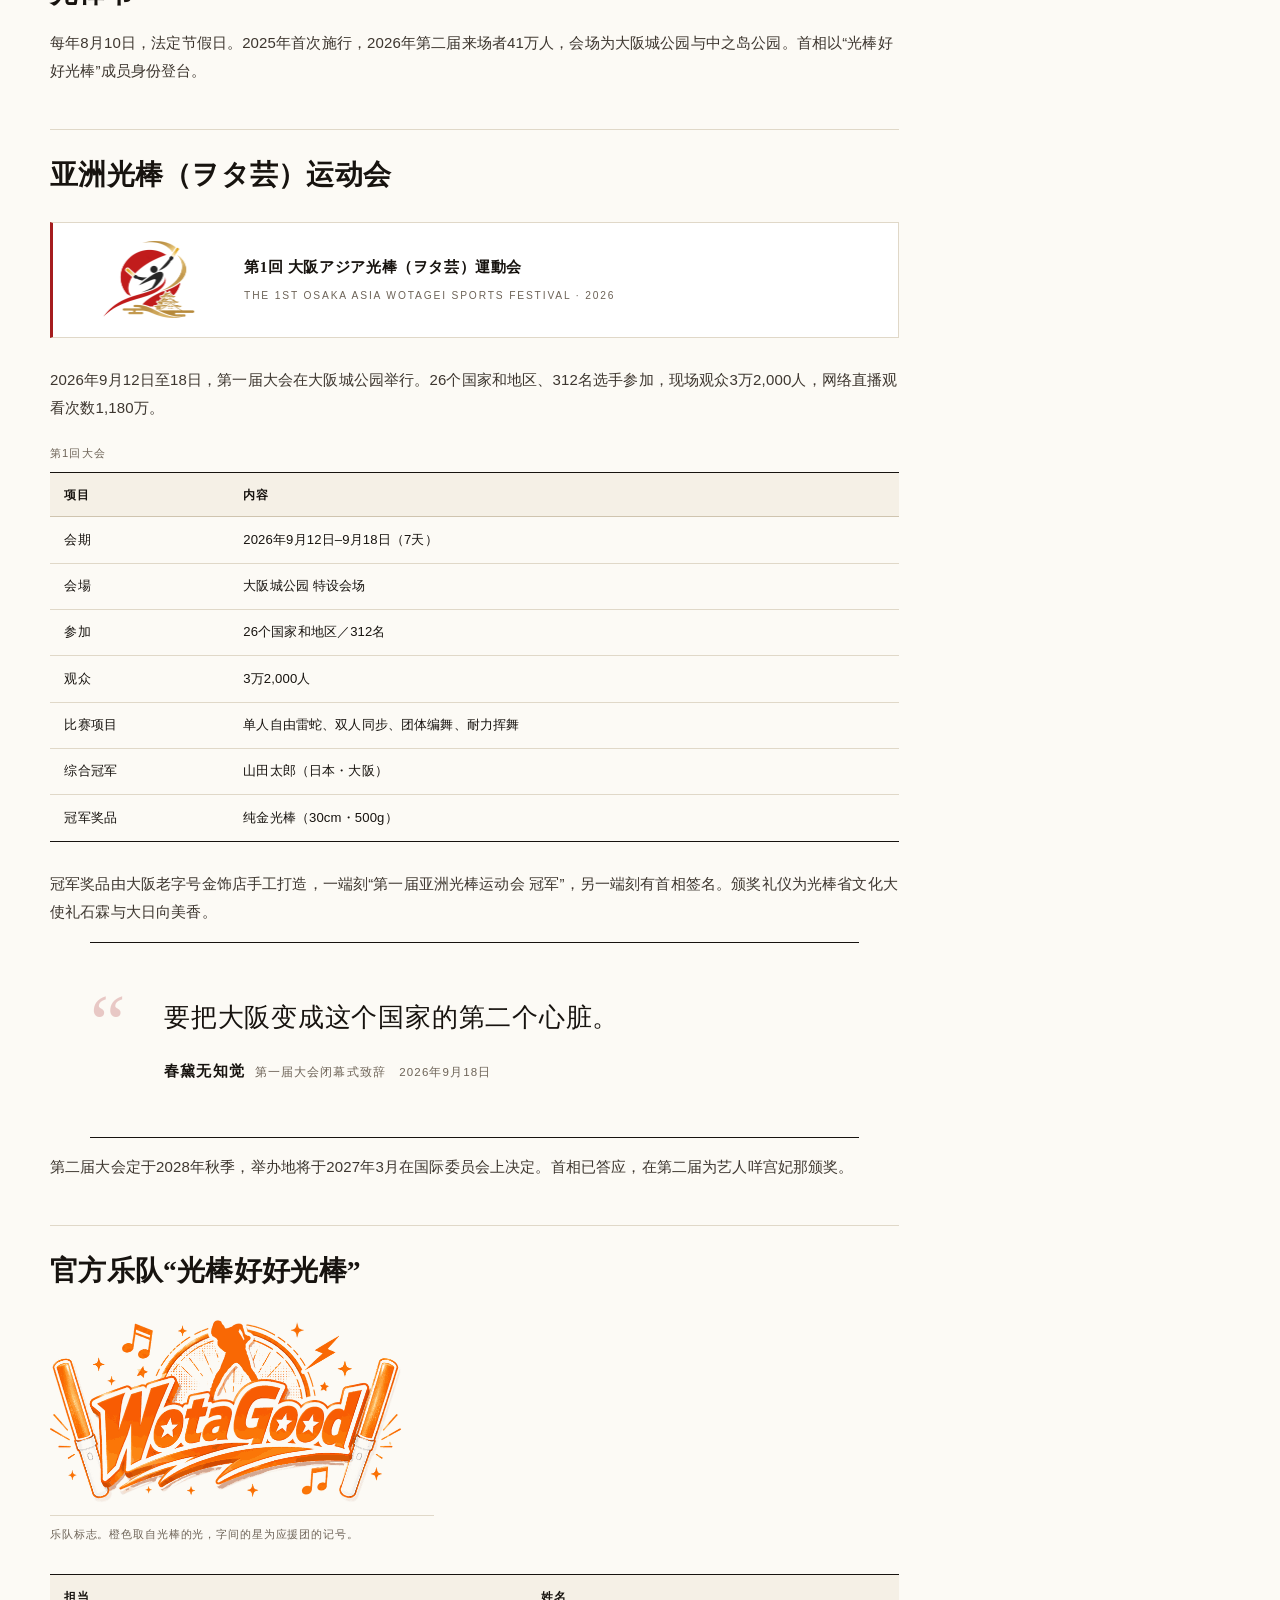
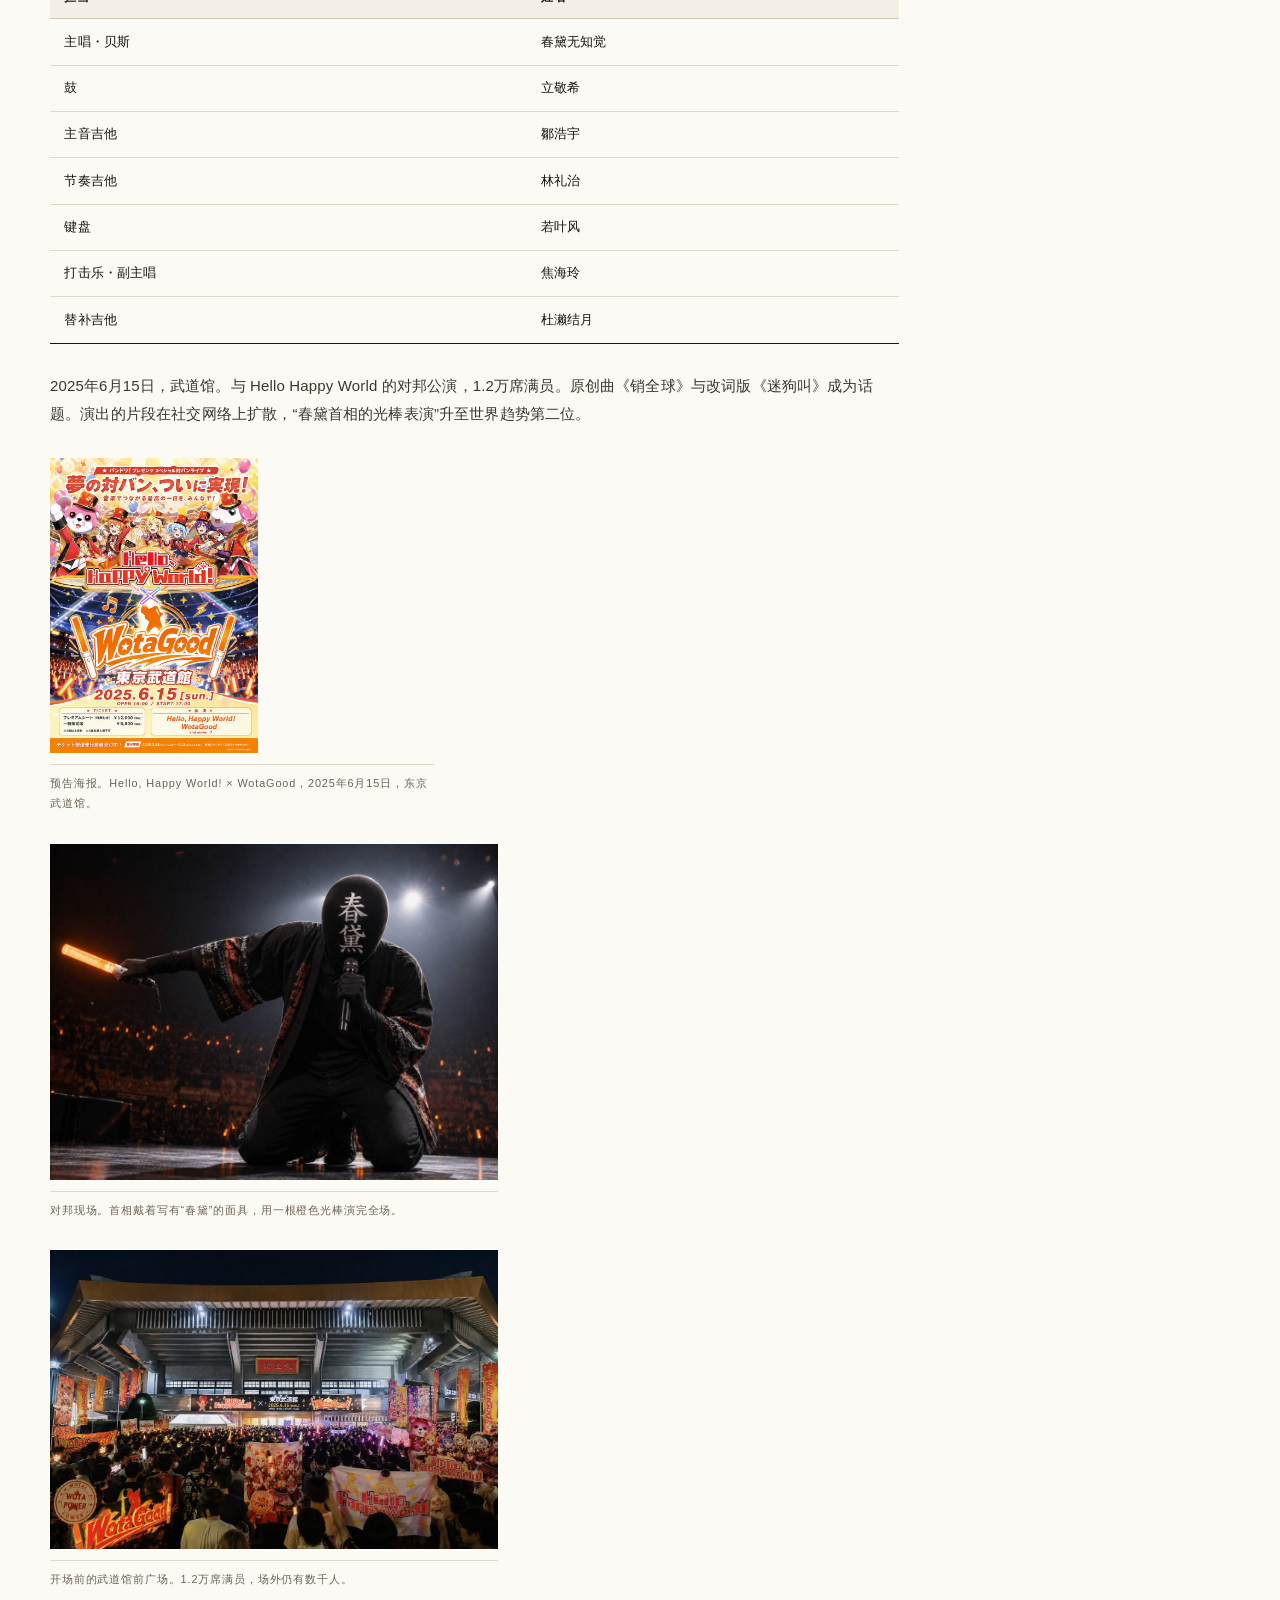
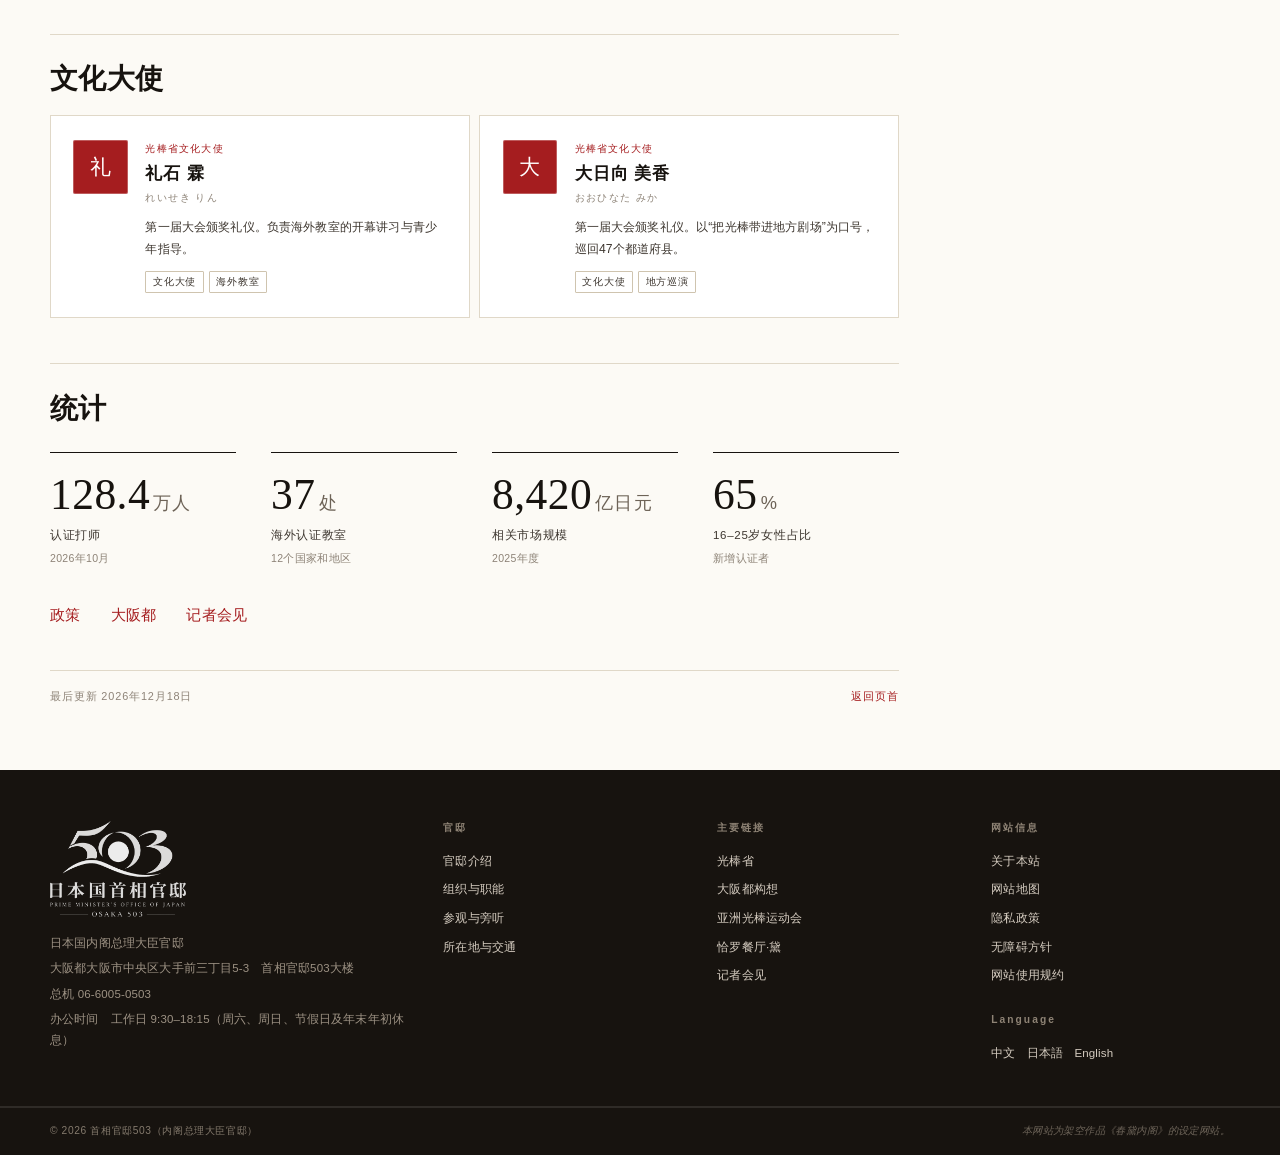
<file: ministry.html>
﻿<!DOCTYPE html>
<html lang="zh-Hans" data-fs="normal">
<head>
<meta charset="utf-8">
<meta name="build" content="6dbbdb27">
<meta name="viewport" content="width=device-width,initial-scale=1">
<title>光棒文化振兴省｜首相官邸503</title>
<meta name="description" content="光棒省的组织、预算、打师认证制度、光棒节与亚洲光棒运动会。">
<meta name="theme-color" content="#a51d1f">
<link rel="icon" href="assets/img/favicon.svg" type="image/svg+xml">
<link rel="stylesheet" href="assets/css/site.css?v=6dbbdb27">
  <link rel="alternate" type="application/atom+xml" title="新闻发布 Atom" href="assets/news.xml">
</head>
<body data-page="ministry" data-accent="orange">
<a class="skip" id="skip" href="#main"></a>
<div id="util"></div>
<div id="mast"></div>
<div id="nav"></div>
<main id="main"></main>
<div id="foot"></div>
<a href="#" class="totop" id="totop" aria-label="top"></a>
<noscript><div class="wrap" style="padding:3rem 0"><p>本网站需要启用 JavaScript。请启用后重新载入。</p></div></noscript>
<script src="assets/js/i18n.zh.1.js?v=6dbbdb27"></script>
<script src="assets/js/i18n.zh.2.js?v=6dbbdb27"></script>
<script src="assets/js/i18n.ja.1.js?v=6dbbdb27"></script>
<script src="assets/js/i18n.ja.2.js?v=6dbbdb27"></script>
<script src="assets/js/i18n.en.1.js?v=6dbbdb27"></script>
<script src="assets/js/i18n.en.2.js?v=6dbbdb27"></script>
<script src="assets/js/app.js?v=6dbbdb27"></script>
</body>
</html>
</file>
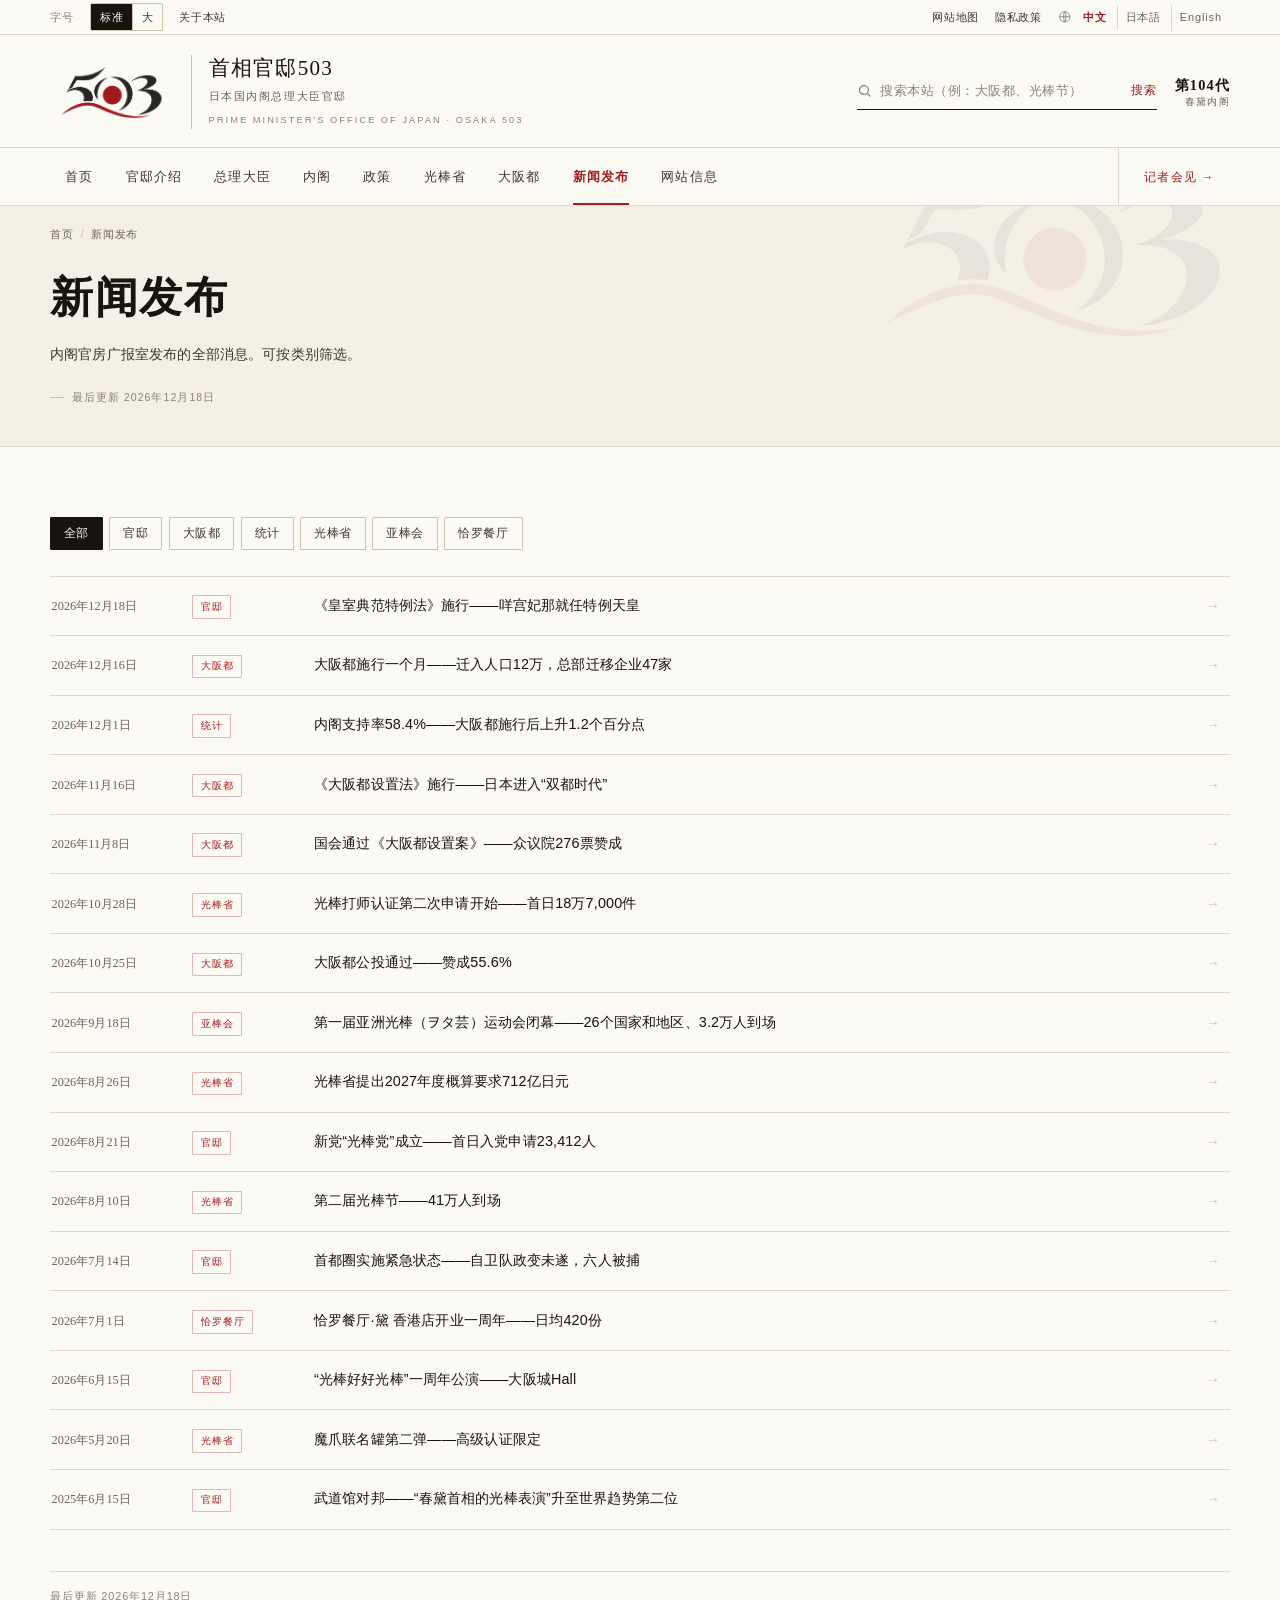
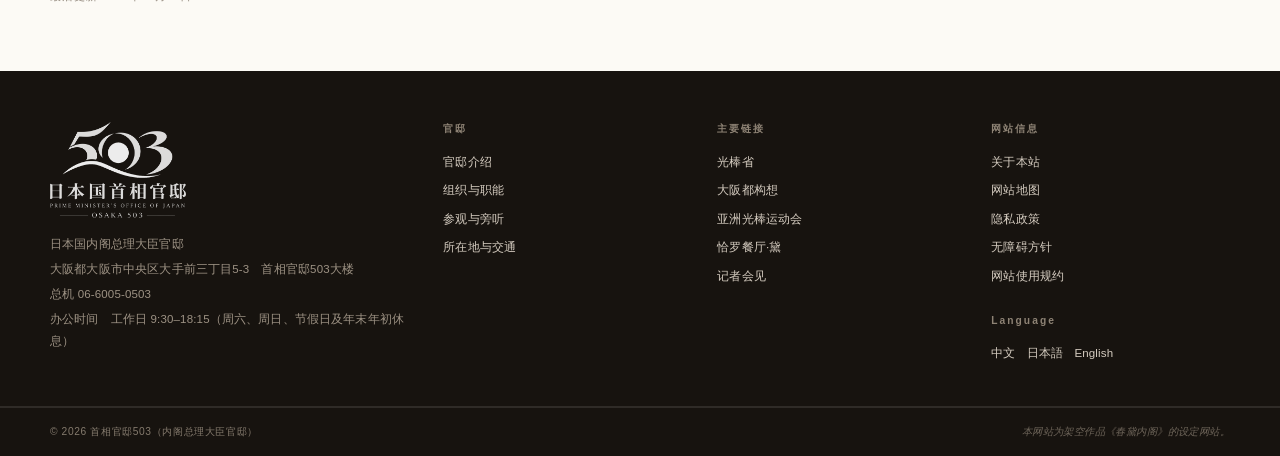
<file: news.html>
﻿<!DOCTYPE html>
<html lang="zh-Hans" data-fs="normal">
<head>
<meta charset="utf-8">
<meta name="build" content="6dbbdb27">
<meta name="viewport" content="width=device-width,initial-scale=1">
<title>新闻发布｜首相官邸503</title>
<meta name="description" content="内阁官房广报室发布的全部消息。">
<meta name="theme-color" content="#a51d1f">
<link rel="icon" href="assets/img/favicon.svg" type="image/svg+xml">
<link rel="stylesheet" href="assets/css/site.css?v=6dbbdb27">
  <link rel="alternate" type="application/atom+xml" title="新闻发布 Atom" href="assets/news.xml">
</head>
<body data-page="news">
<a class="skip" id="skip" href="#main"></a>
<div id="util"></div>
<div id="mast"></div>
<div id="nav"></div>
<main id="main"></main>
<div id="foot"></div>
<a href="#" class="totop" id="totop" aria-label="top"></a>
<noscript><div class="wrap" style="padding:3rem 0"><p>本网站需要启用 JavaScript。请启用后重新载入。</p></div></noscript>
<script src="assets/js/i18n.zh.1.js?v=6dbbdb27"></script>
<script src="assets/js/i18n.zh.2.js?v=6dbbdb27"></script>
<script src="assets/js/i18n.ja.1.js?v=6dbbdb27"></script>
<script src="assets/js/i18n.ja.2.js?v=6dbbdb27"></script>
<script src="assets/js/i18n.en.1.js?v=6dbbdb27"></script>
<script src="assets/js/i18n.en.2.js?v=6dbbdb27"></script>
<script src="assets/js/app.js?v=6dbbdb27"></script>
</body>
</html>
</file>
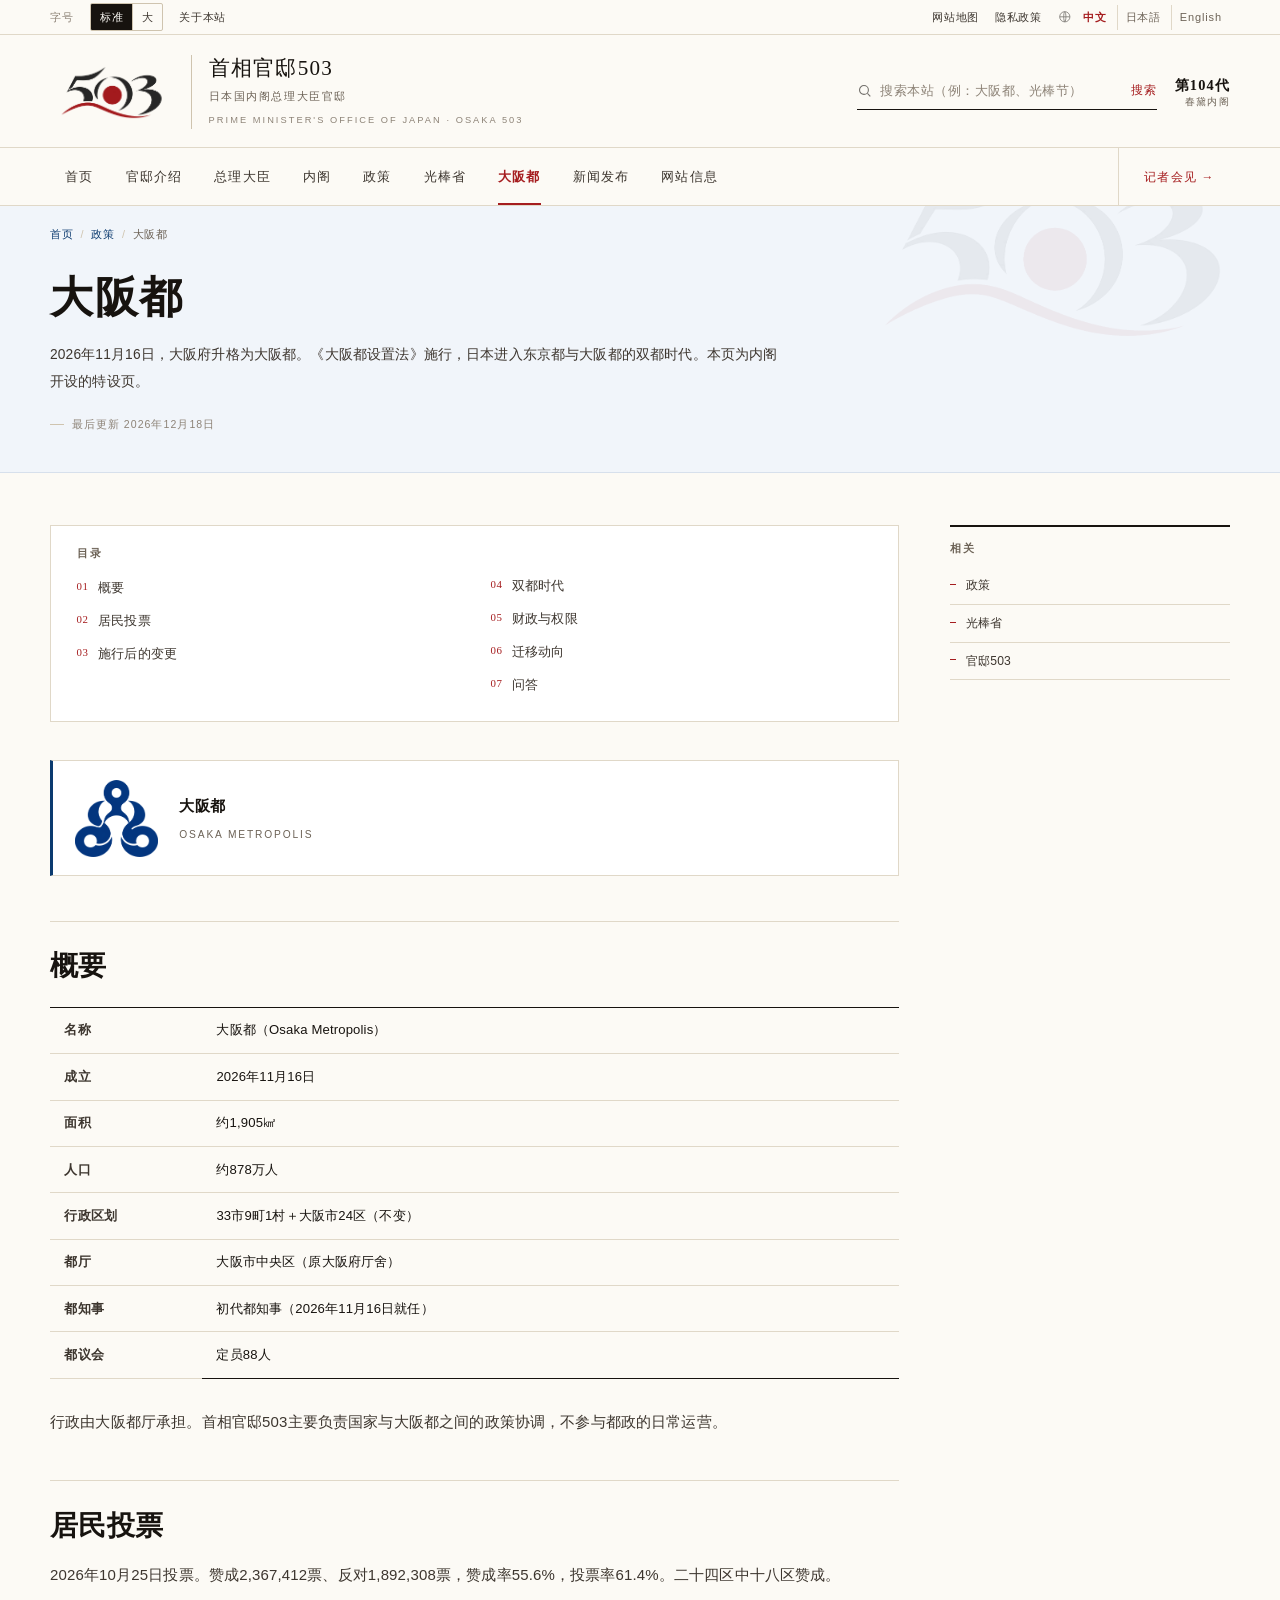
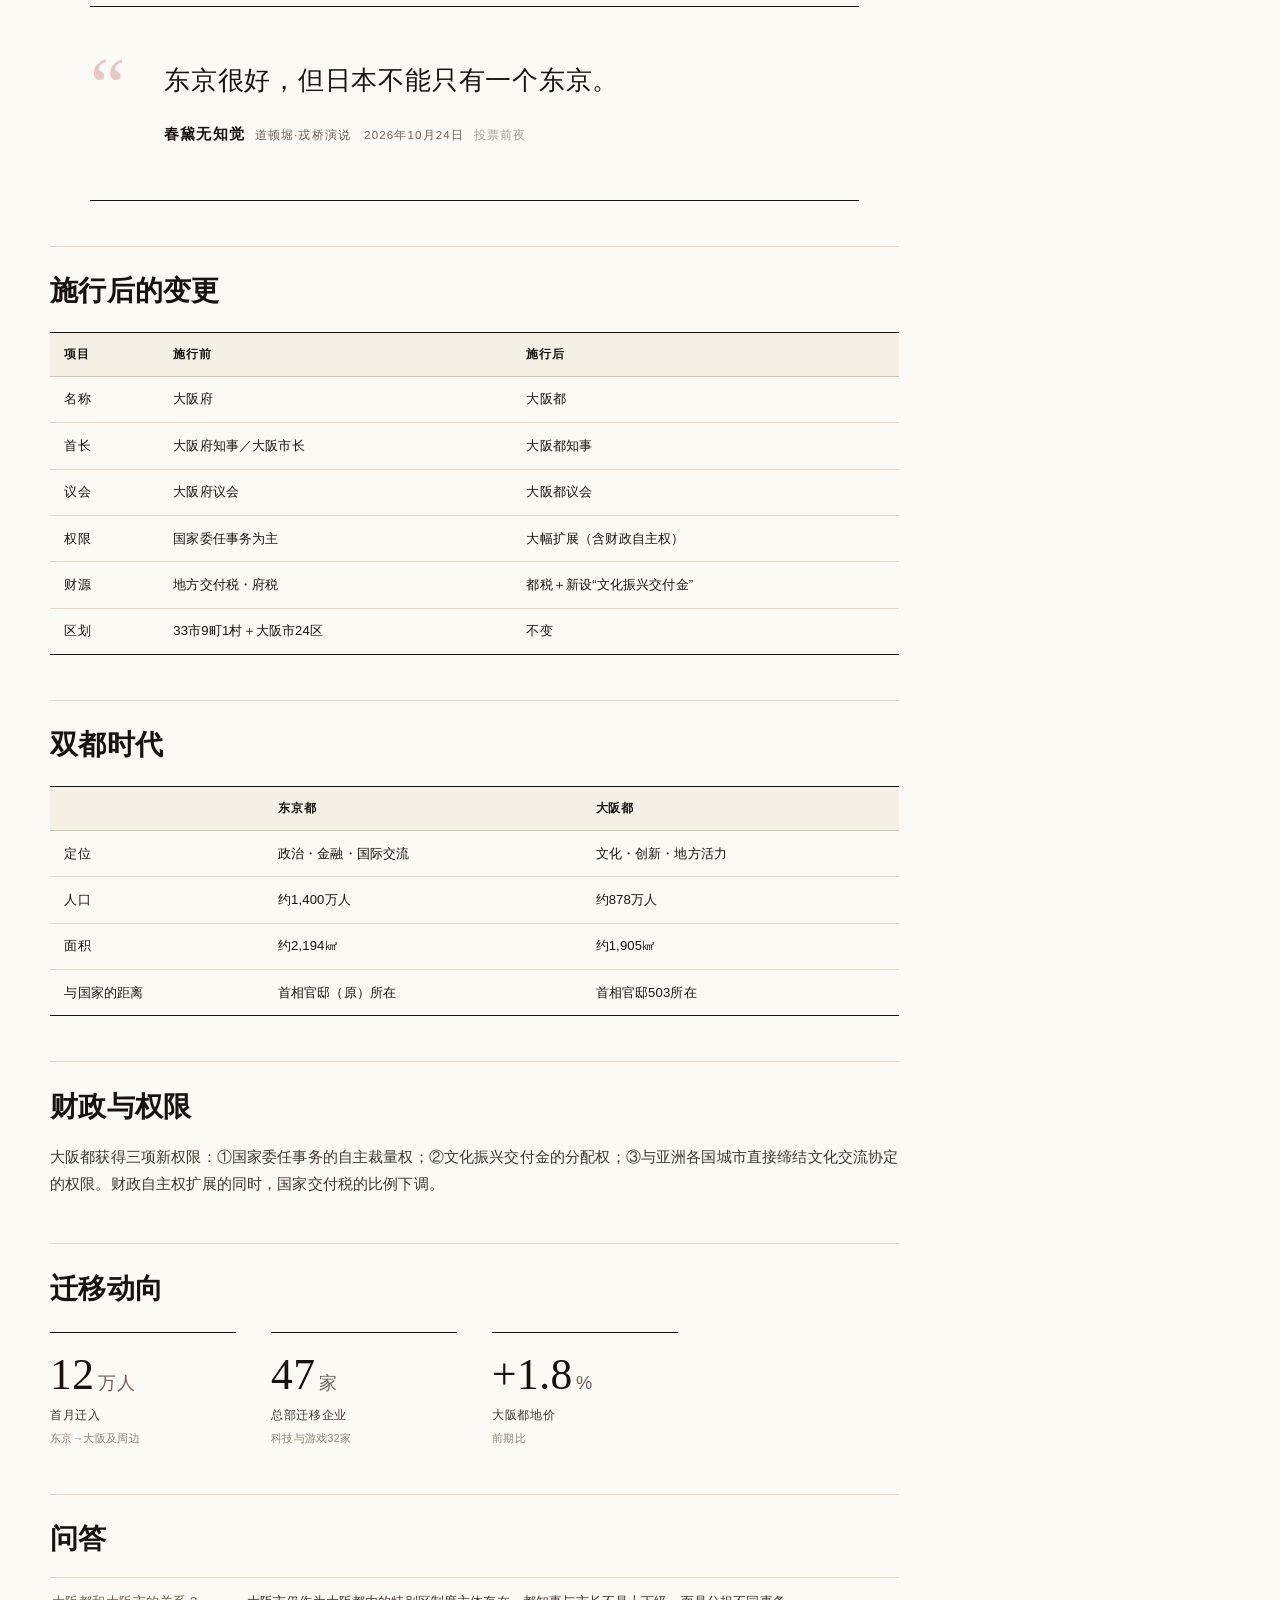
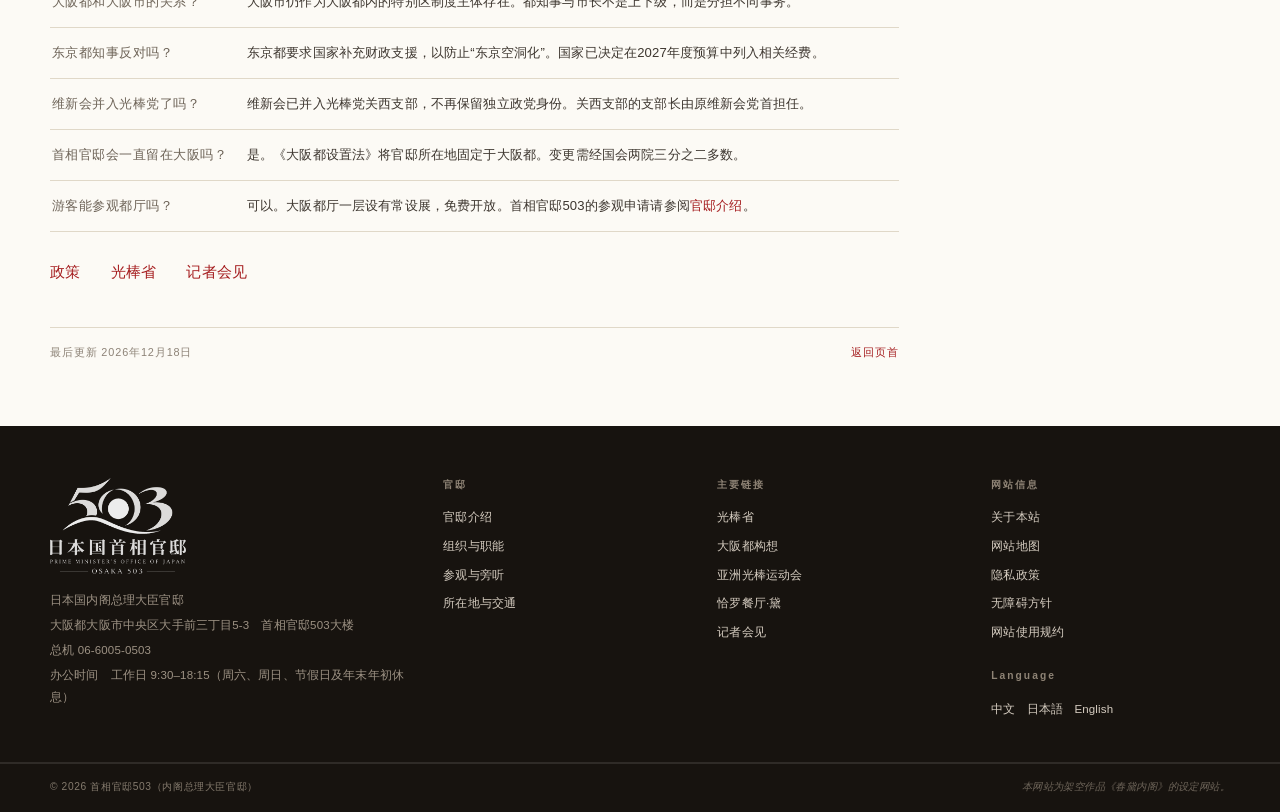
<file: osaka.html>
﻿<!DOCTYPE html>
<html lang="zh-Hans" data-fs="normal">
<head>
<meta charset="utf-8">
<meta name="build" content="6dbbdb27">
<meta name="viewport" content="width=device-width,initial-scale=1">
<title>大阪都｜首相官邸503</title>
<meta name="description" content="大阪都特设页。居民投票结果、设置法施行后的变更与双都时代。">
<meta name="theme-color" content="#a51d1f">
<link rel="icon" href="assets/img/favicon.svg" type="image/svg+xml">
<link rel="stylesheet" href="assets/css/site.css?v=6dbbdb27">
  <link rel="alternate" type="application/atom+xml" title="新闻发布 Atom" href="assets/news.xml">
</head>
<body data-page="osaka" data-accent="navy">
<a class="skip" id="skip" href="#main"></a>
<div id="util"></div>
<div id="mast"></div>
<div id="nav"></div>
<main id="main"></main>
<div id="foot"></div>
<a href="#" class="totop" id="totop" aria-label="top"></a>
<noscript><div class="wrap" style="padding:3rem 0"><p>本网站需要启用 JavaScript。请启用后重新载入。</p></div></noscript>
<script src="assets/js/i18n.zh.1.js?v=6dbbdb27"></script>
<script src="assets/js/i18n.zh.2.js?v=6dbbdb27"></script>
<script src="assets/js/i18n.ja.1.js?v=6dbbdb27"></script>
<script src="assets/js/i18n.ja.2.js?v=6dbbdb27"></script>
<script src="assets/js/i18n.en.1.js?v=6dbbdb27"></script>
<script src="assets/js/i18n.en.2.js?v=6dbbdb27"></script>
<script src="assets/js/app.js?v=6dbbdb27"></script>
</body>
</html>
</file>
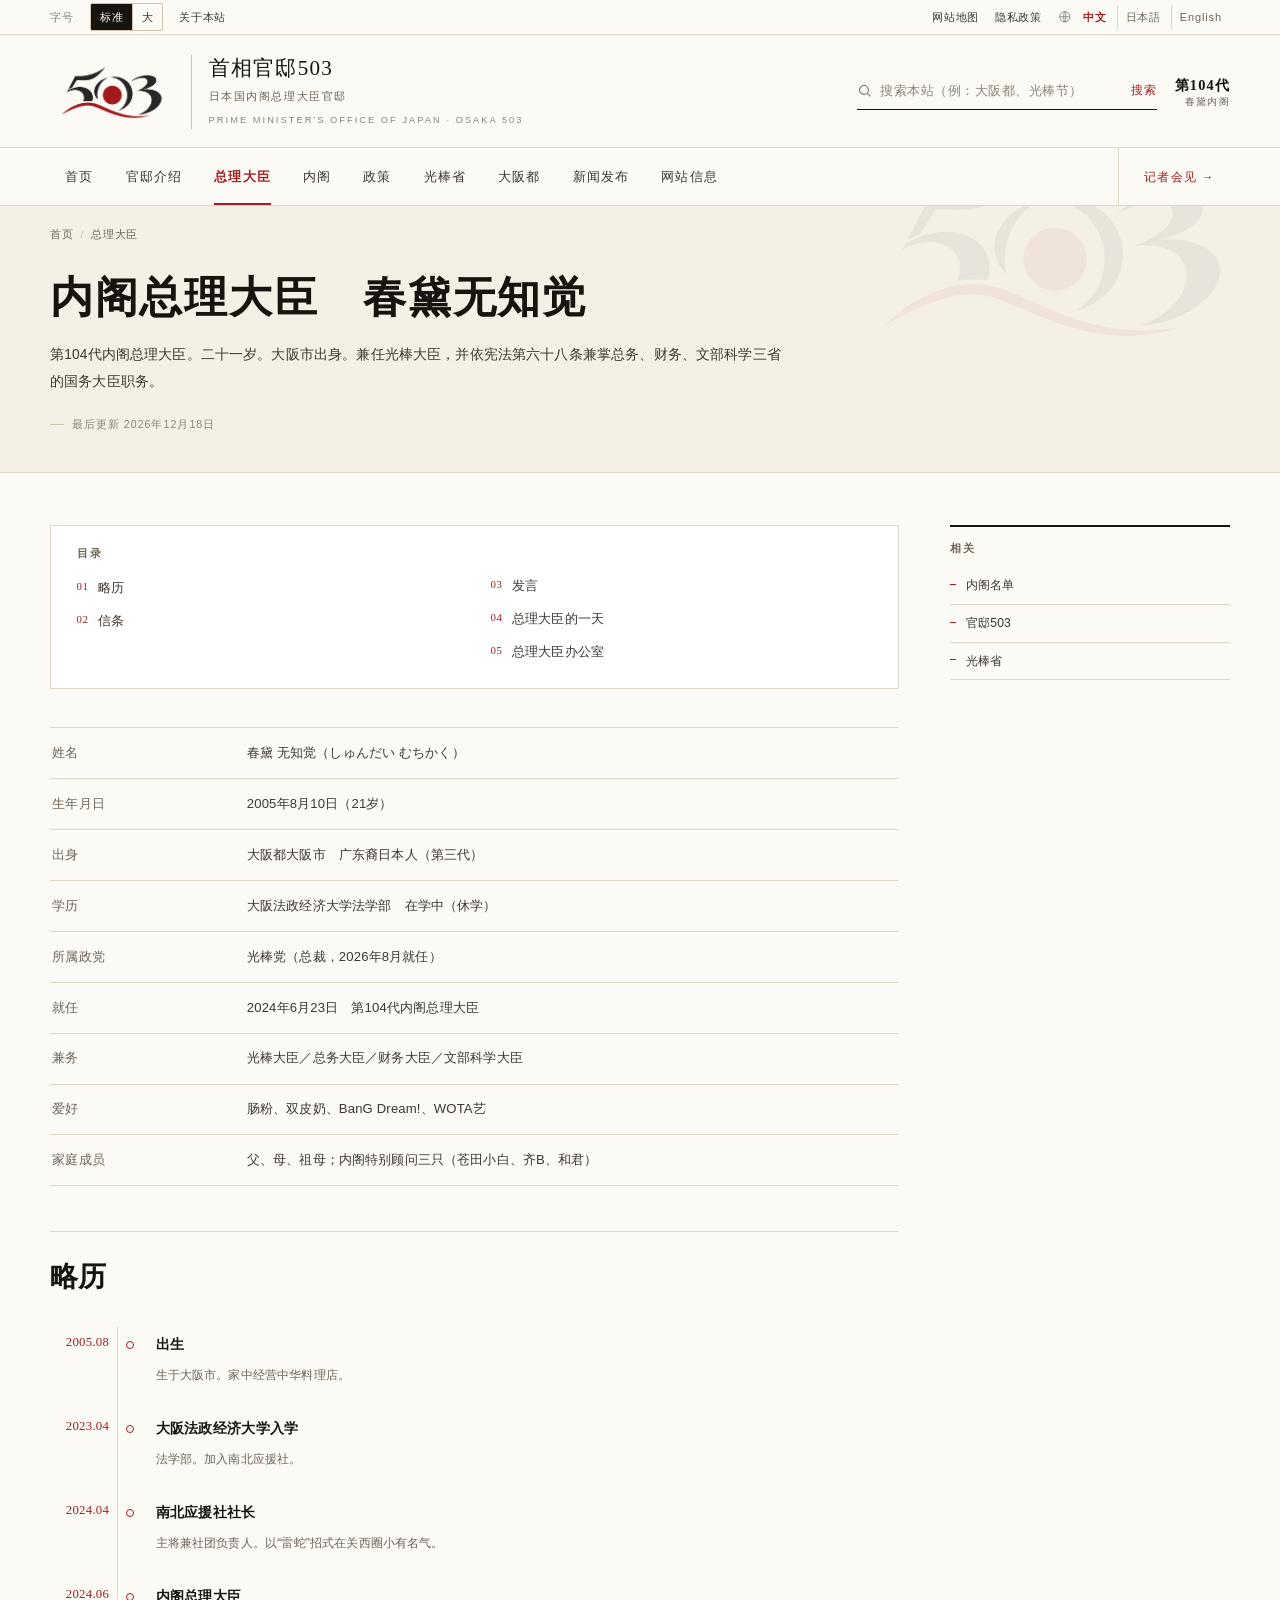
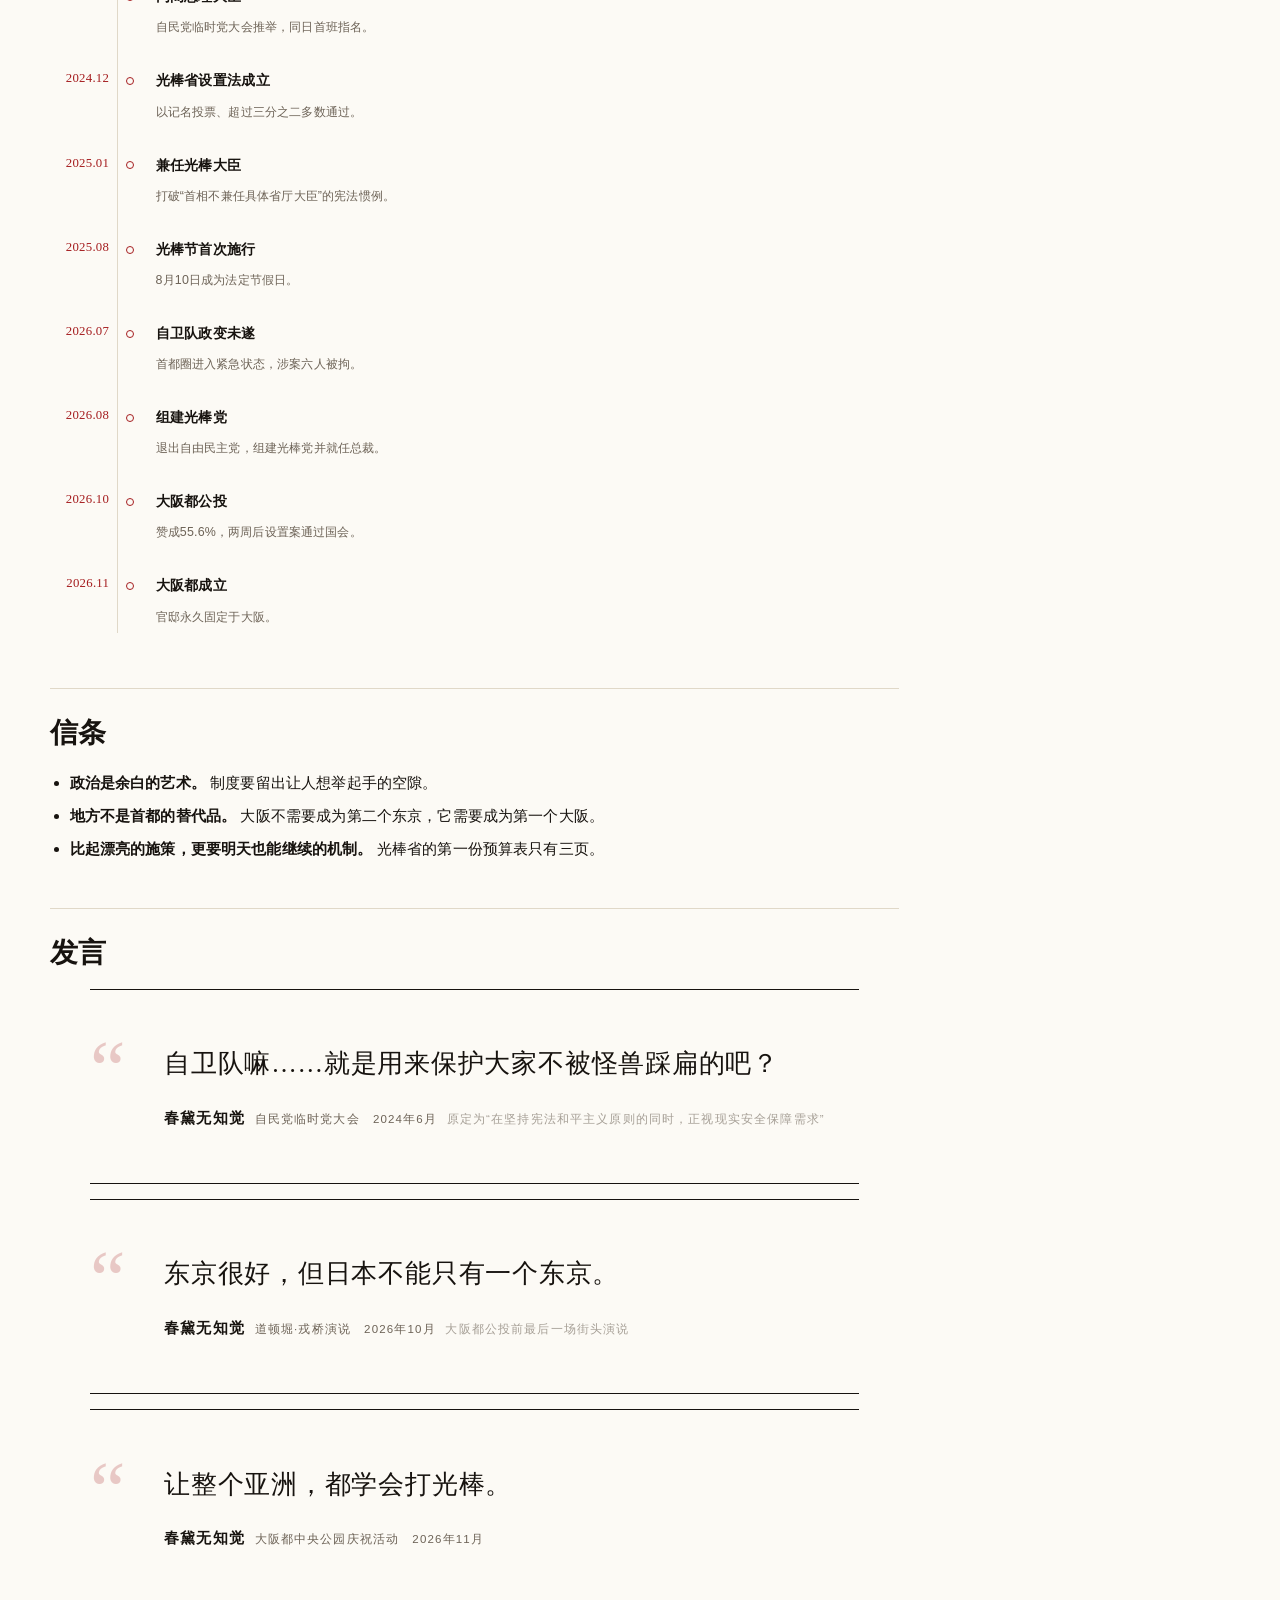
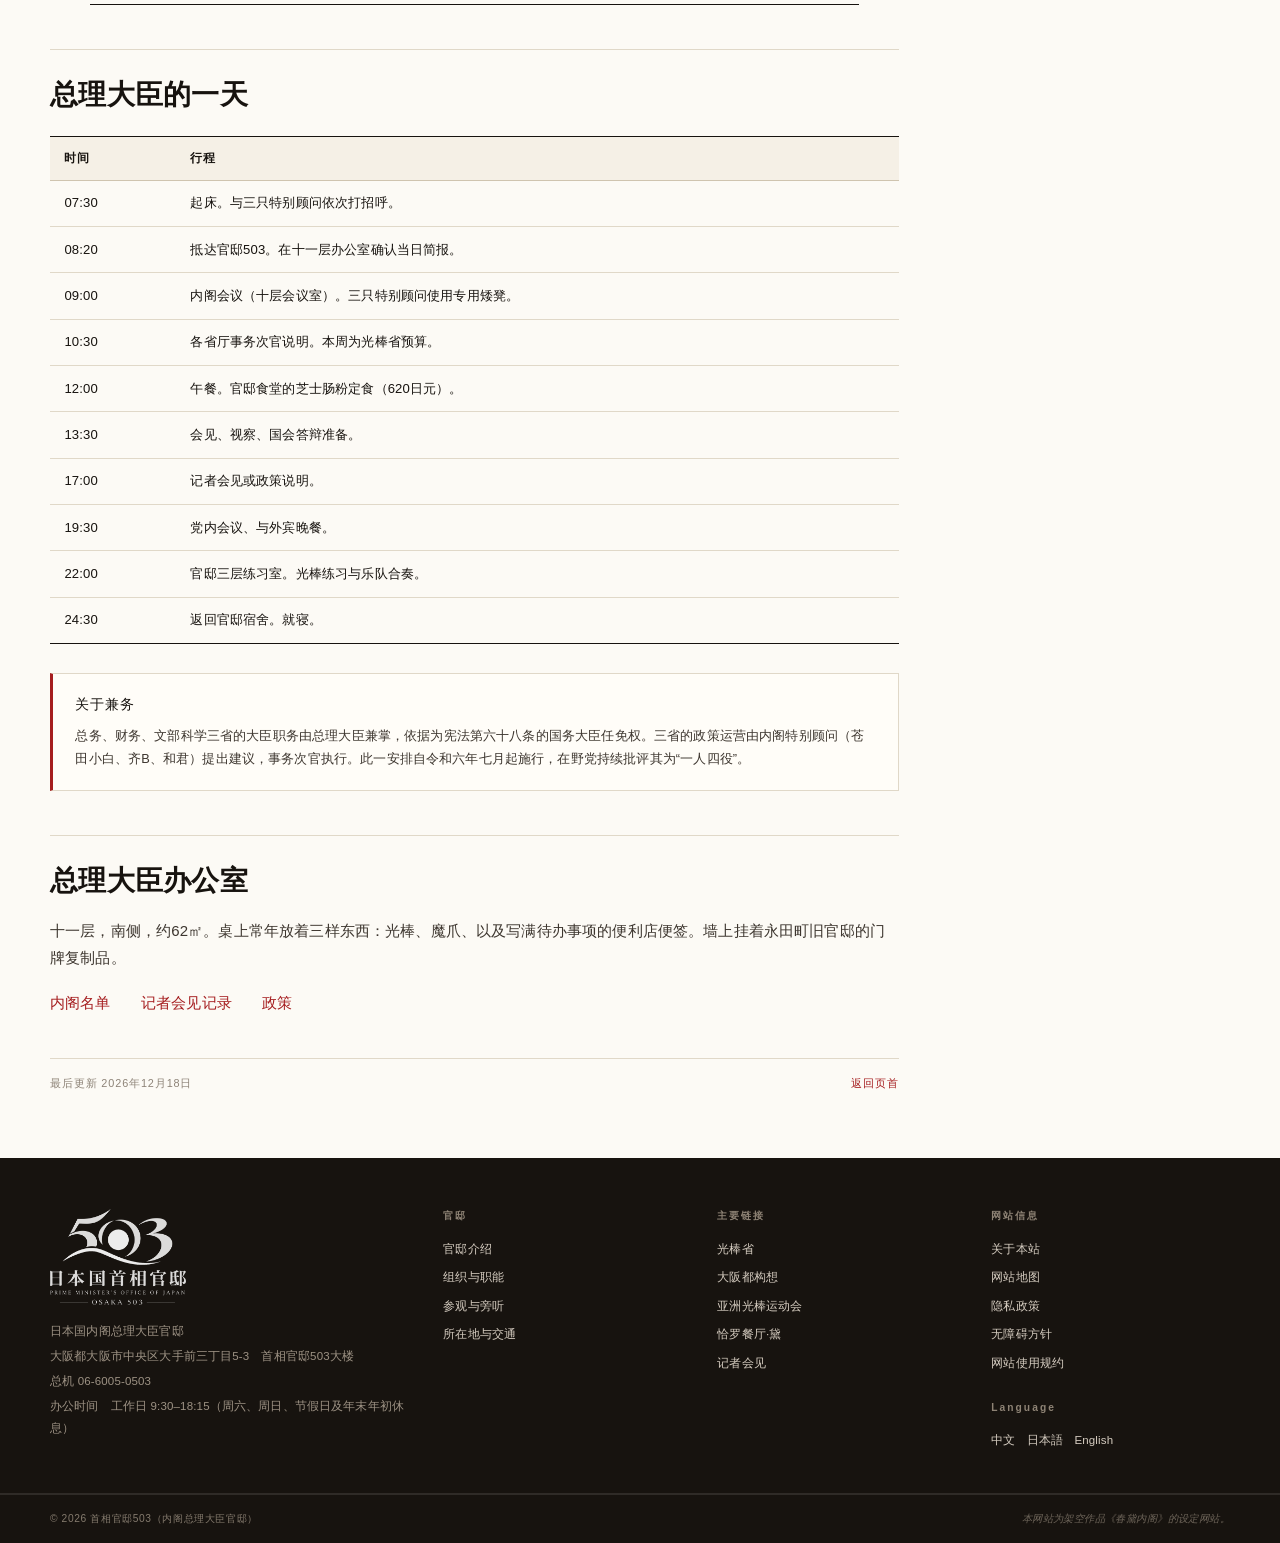
<file: pm.html>
﻿<!DOCTYPE html>
<html lang="zh-Hans" data-fs="normal">
<head>
<meta charset="utf-8">
<meta name="build" content="6dbbdb27">
<meta name="viewport" content="width=device-width,initial-scale=1">
<title>总理大臣｜首相官邸503</title>
<meta name="description" content="内阁总理大臣春黛无知觉的略历、信条与发言。">
<meta name="theme-color" content="#a51d1f">
<link rel="icon" href="assets/img/favicon.svg" type="image/svg+xml">
<link rel="stylesheet" href="assets/css/site.css?v=6dbbdb27">
  <link rel="alternate" type="application/atom+xml" title="新闻发布 Atom" href="assets/news.xml">
</head>
<body data-page="pm">
<a class="skip" id="skip" href="#main"></a>
<div id="util"></div>
<div id="mast"></div>
<div id="nav"></div>
<main id="main"></main>
<div id="foot"></div>
<a href="#" class="totop" id="totop" aria-label="top"></a>
<noscript><div class="wrap" style="padding:3rem 0"><p>本网站需要启用 JavaScript。请启用后重新载入。</p></div></noscript>
<script src="assets/js/i18n.zh.1.js?v=6dbbdb27"></script>
<script src="assets/js/i18n.zh.2.js?v=6dbbdb27"></script>
<script src="assets/js/i18n.ja.1.js?v=6dbbdb27"></script>
<script src="assets/js/i18n.ja.2.js?v=6dbbdb27"></script>
<script src="assets/js/i18n.en.1.js?v=6dbbdb27"></script>
<script src="assets/js/i18n.en.2.js?v=6dbbdb27"></script>
<script src="assets/js/app.js?v=6dbbdb27"></script>
</body>
</html>
</file>
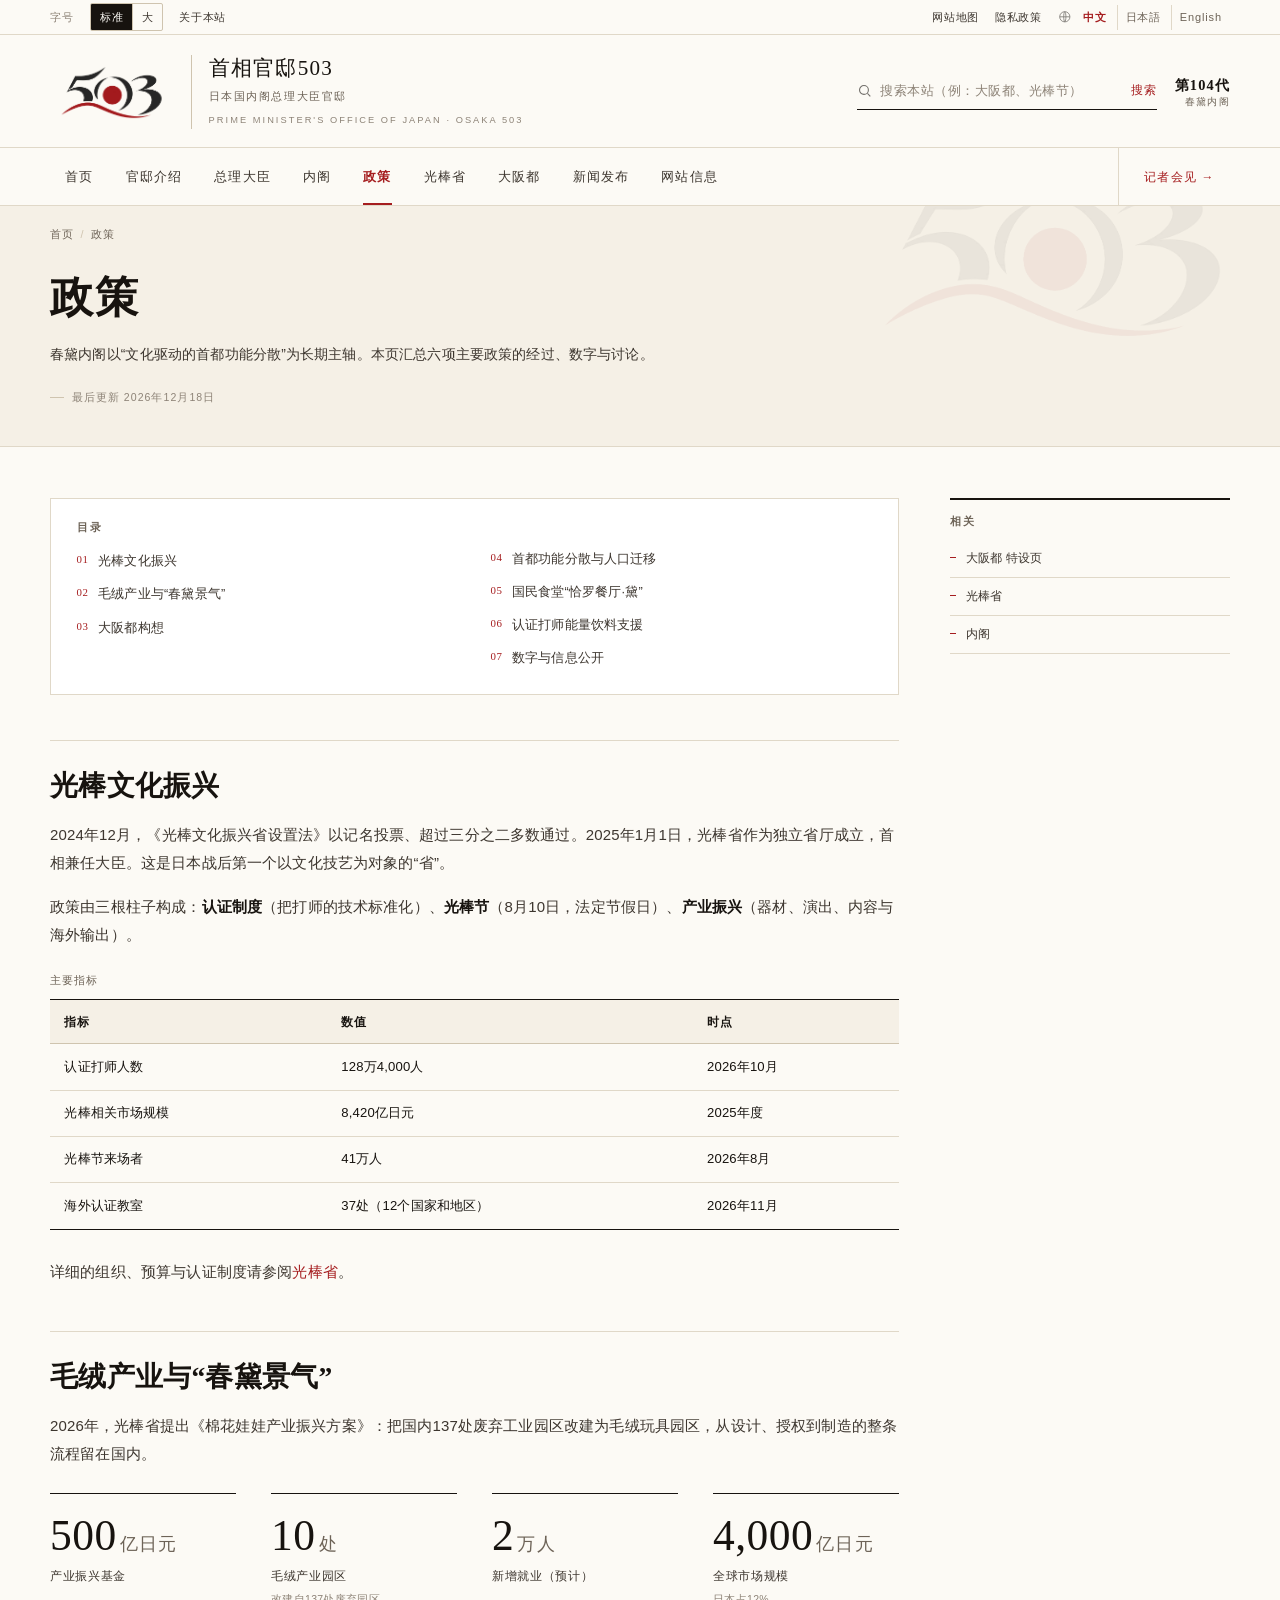
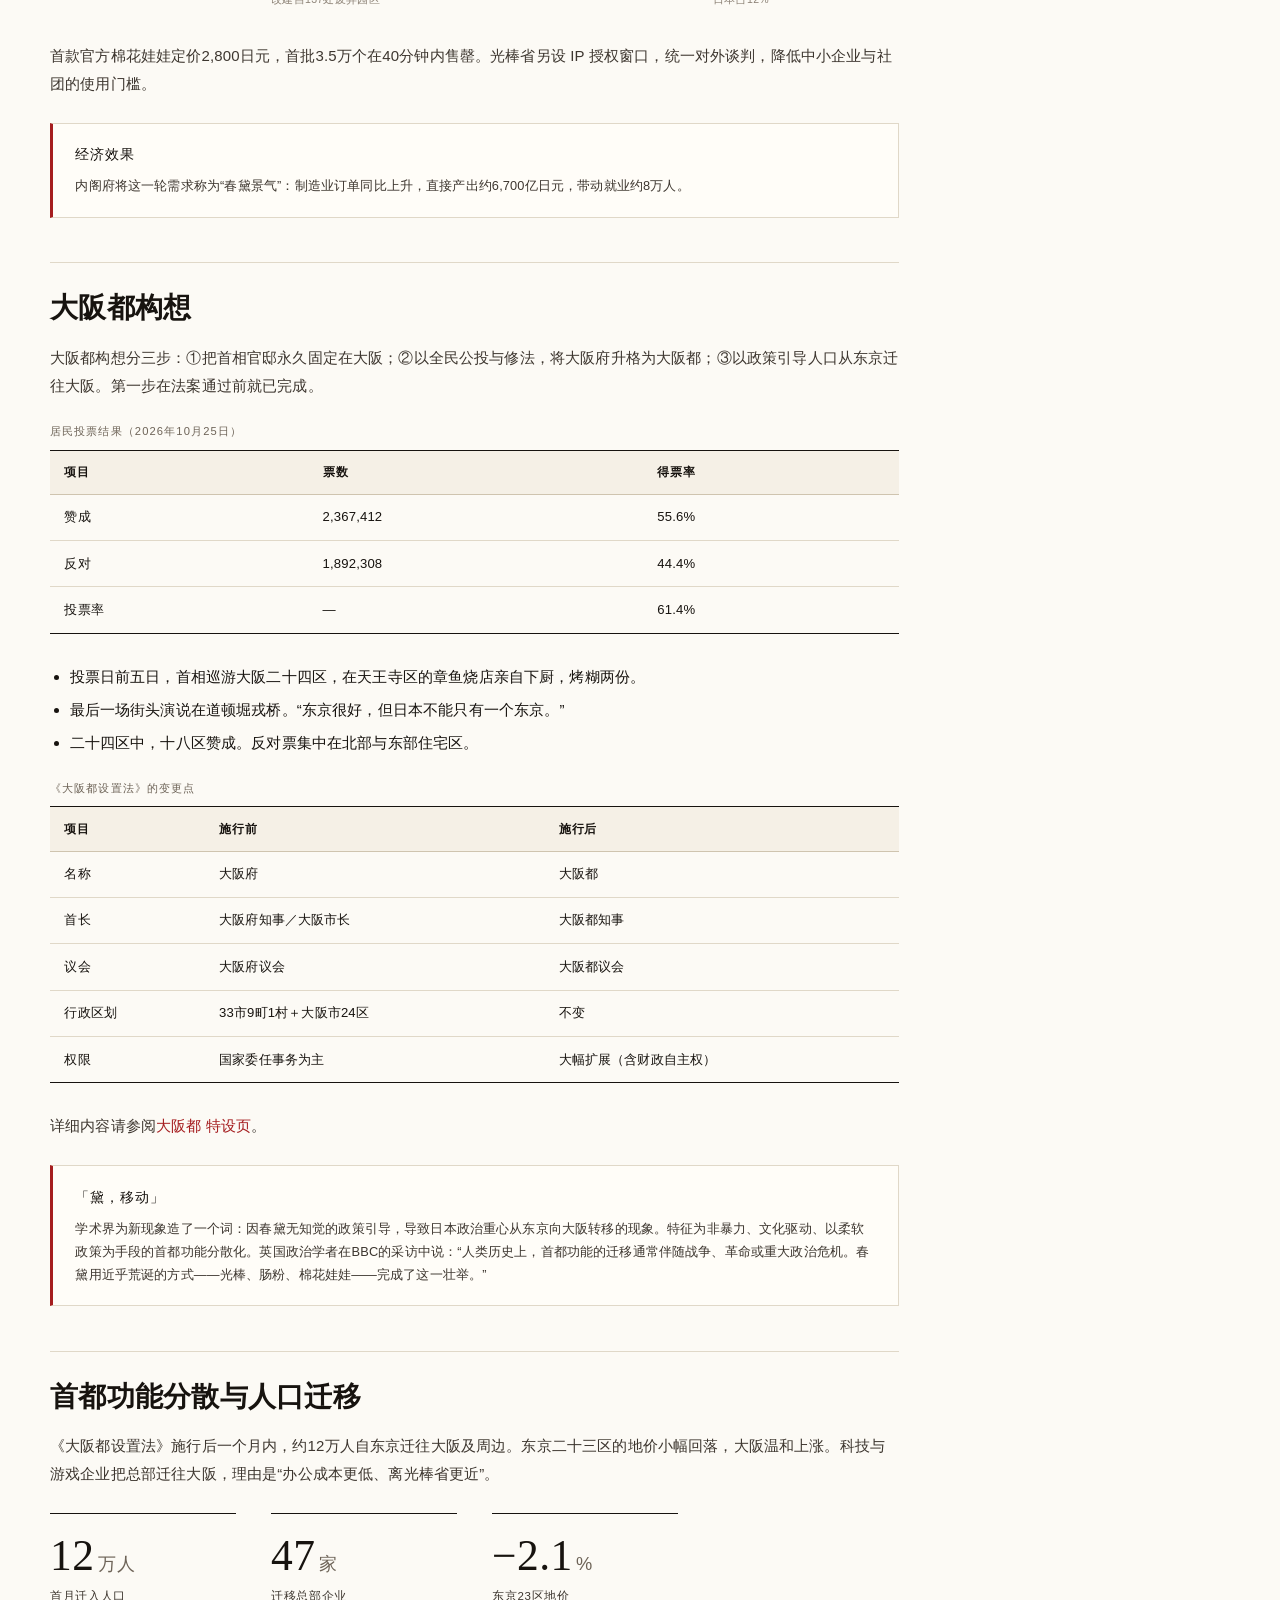
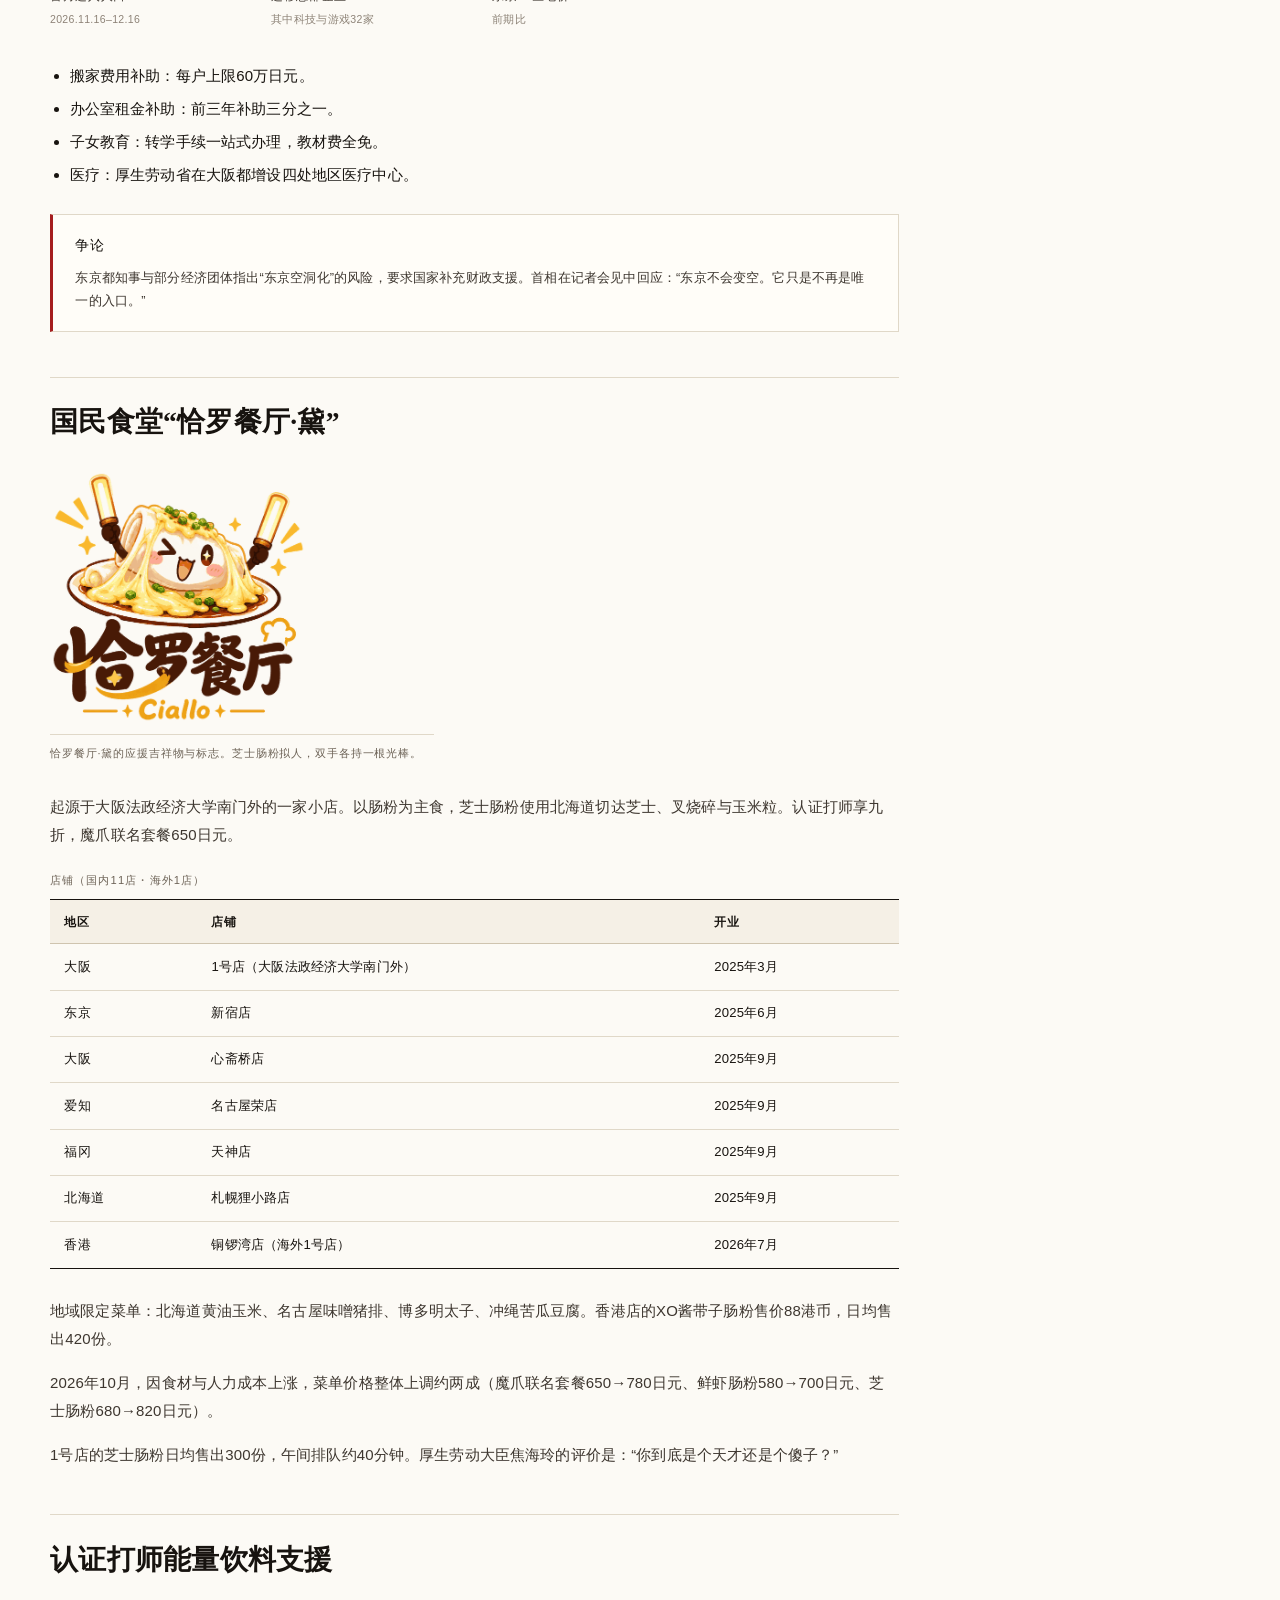
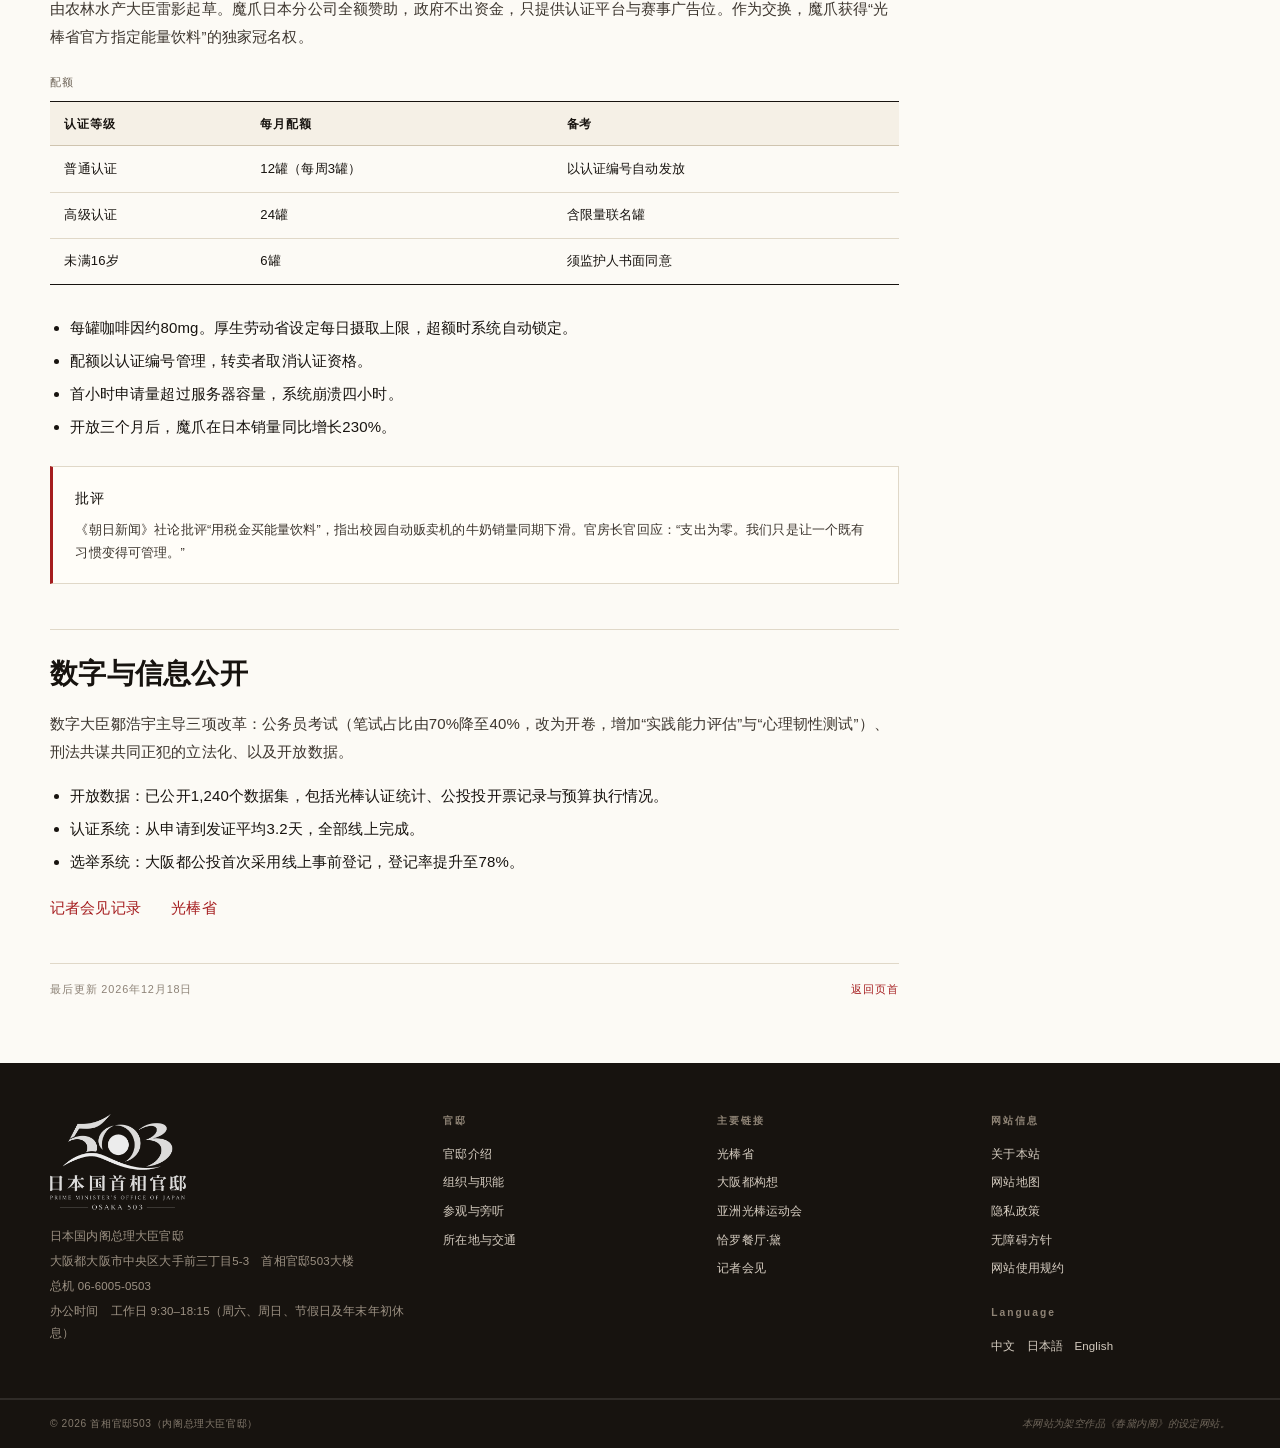
<file: policies.html>
﻿<!DOCTYPE html>
<html lang="zh-Hans" data-fs="normal">
<head>
<meta charset="utf-8">
<meta name="build" content="6dbbdb27">
<meta name="viewport" content="width=device-width,initial-scale=1">
<title>政策｜首相官邸503</title>
<meta name="description" content="光棒文化振兴、大阪都构想、人口迁移、国民食堂、能量饮料与数字政策。">
<meta name="theme-color" content="#a51d1f">
<link rel="icon" href="assets/img/favicon.svg" type="image/svg+xml">
<link rel="stylesheet" href="assets/css/site.css?v=6dbbdb27">
  <link rel="alternate" type="application/atom+xml" title="新闻发布 Atom" href="assets/news.xml">
</head>
<body data-page="policies">
<a class="skip" id="skip" href="#main"></a>
<div id="util"></div>
<div id="mast"></div>
<div id="nav"></div>
<main id="main"></main>
<div id="foot"></div>
<a href="#" class="totop" id="totop" aria-label="top"></a>
<noscript><div class="wrap" style="padding:3rem 0"><p>本网站需要启用 JavaScript。请启用后重新载入。</p></div></noscript>
<script src="assets/js/i18n.zh.1.js?v=6dbbdb27"></script>
<script src="assets/js/i18n.zh.2.js?v=6dbbdb27"></script>
<script src="assets/js/i18n.ja.1.js?v=6dbbdb27"></script>
<script src="assets/js/i18n.ja.2.js?v=6dbbdb27"></script>
<script src="assets/js/i18n.en.1.js?v=6dbbdb27"></script>
<script src="assets/js/i18n.en.2.js?v=6dbbdb27"></script>
<script src="assets/js/app.js?v=6dbbdb27"></script>
</body>
</html>
</file>
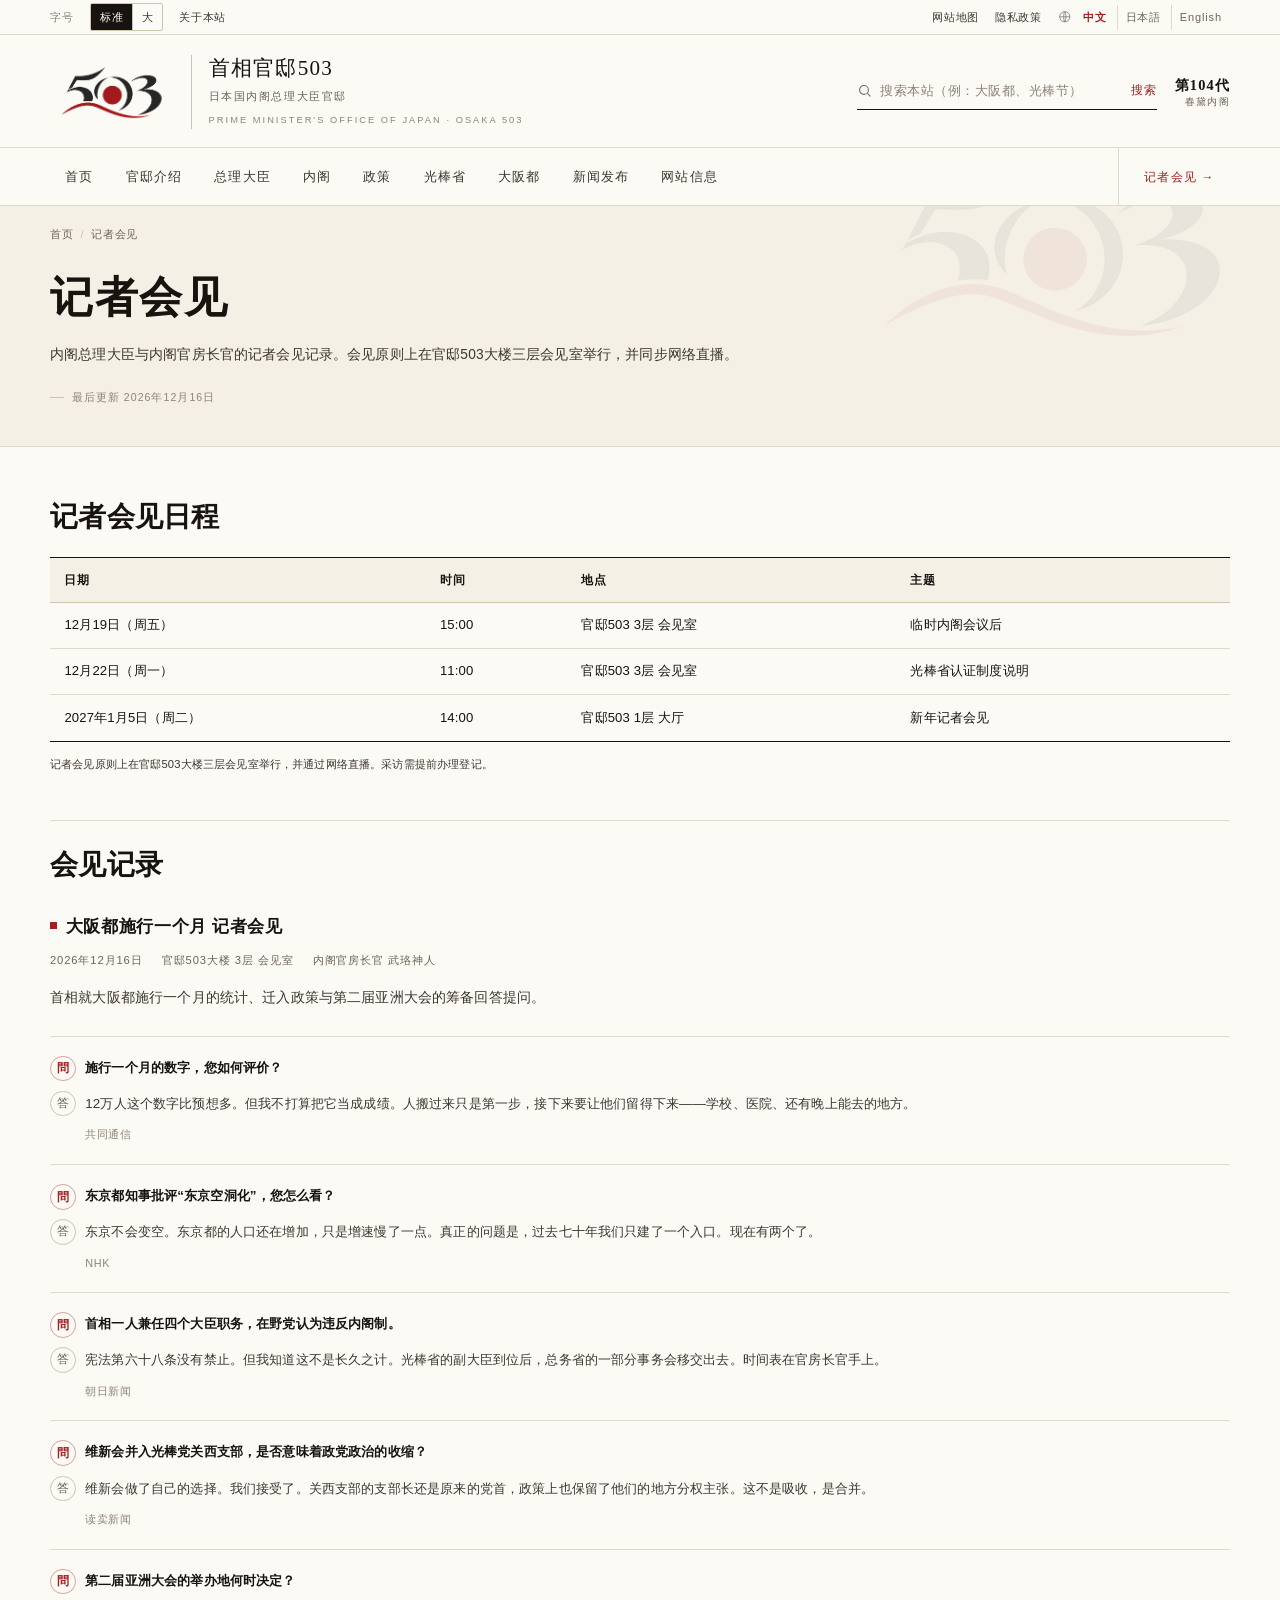
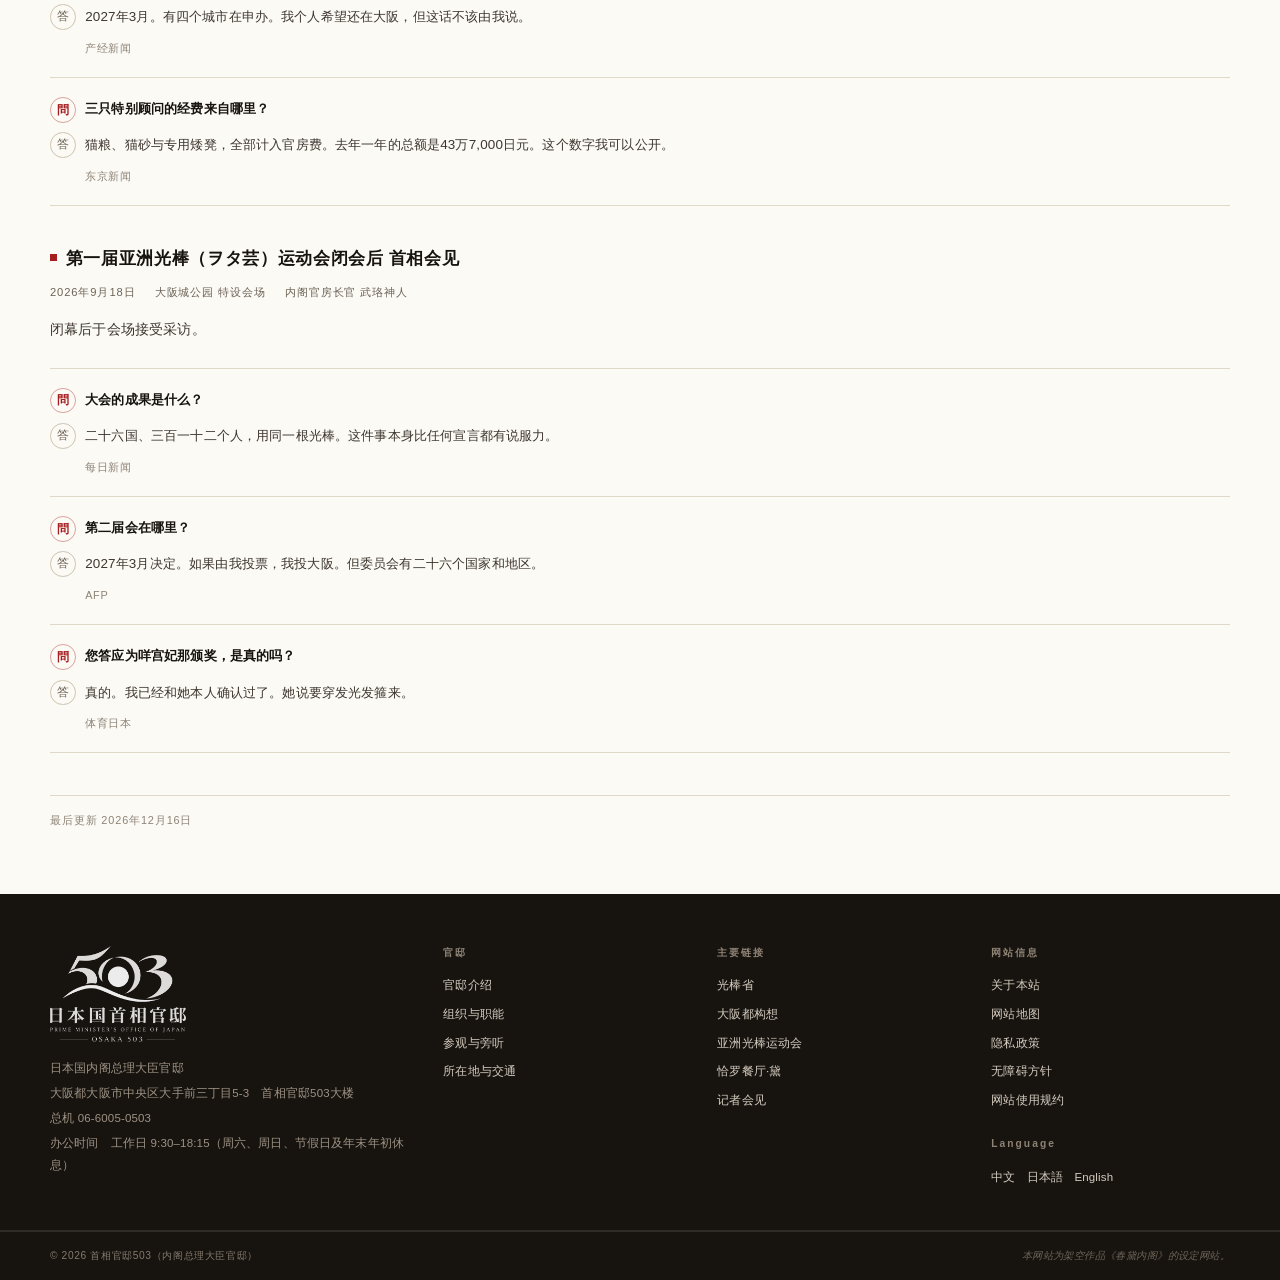
<file: press.html>
﻿<!DOCTYPE html>
<html lang="zh-Hans" data-fs="normal">
<head>
<meta charset="utf-8">
<meta name="build" content="6dbbdb27">
<meta name="viewport" content="width=device-width,initial-scale=1">
<title>记者会见｜首相官邸503</title>
<meta name="description" content="内阁总理大臣与内阁官房长官的记者会见记录。">
<meta name="theme-color" content="#a51d1f">
<link rel="icon" href="assets/img/favicon.svg" type="image/svg+xml">
<link rel="stylesheet" href="assets/css/site.css?v=6dbbdb27">
  <link rel="alternate" type="application/atom+xml" title="新闻发布 Atom" href="assets/news.xml">
</head>
<body data-page="press">
<a class="skip" id="skip" href="#main"></a>
<div id="util"></div>
<div id="mast"></div>
<div id="nav"></div>
<main id="main"></main>
<div id="foot"></div>
<a href="#" class="totop" id="totop" aria-label="top"></a>
<noscript><div class="wrap" style="padding:3rem 0"><p>本网站需要启用 JavaScript。请启用后重新载入。</p></div></noscript>
<script src="assets/js/i18n.zh.1.js?v=6dbbdb27"></script>
<script src="assets/js/i18n.zh.2.js?v=6dbbdb27"></script>
<script src="assets/js/i18n.ja.1.js?v=6dbbdb27"></script>
<script src="assets/js/i18n.ja.2.js?v=6dbbdb27"></script>
<script src="assets/js/i18n.en.1.js?v=6dbbdb27"></script>
<script src="assets/js/i18n.en.2.js?v=6dbbdb27"></script>
<script src="assets/js/app.js?v=6dbbdb27"></script>
</body>
</html>
</file>
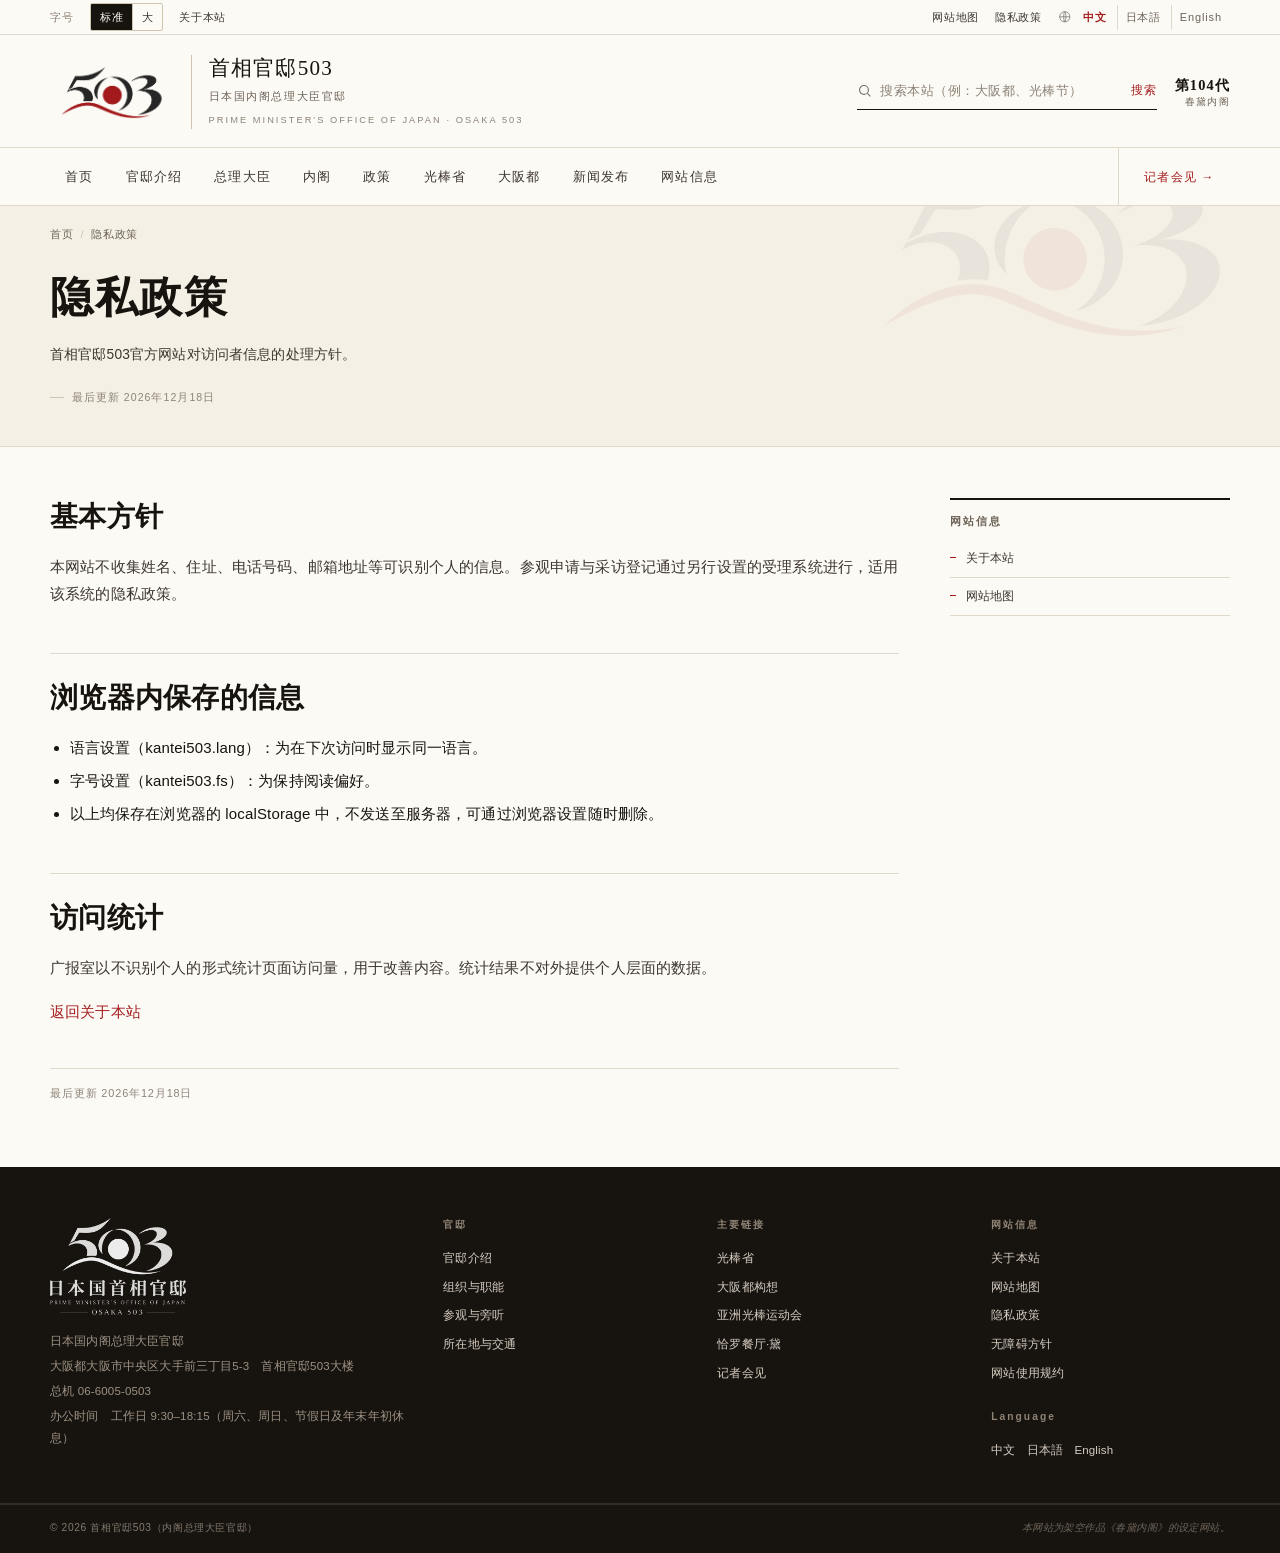
<file: privacy.html>
﻿<!DOCTYPE html>
<html lang="zh-Hans" data-fs="normal">
<head>
<meta charset="utf-8">
<meta name="build" content="6dbbdb27">
<meta name="viewport" content="width=device-width,initial-scale=1">
<title>隐私政策｜首相官邸503</title>
<meta name="description" content="本站对访问者信息的处理方针。">
<meta name="theme-color" content="#a51d1f">
<link rel="icon" href="assets/img/favicon.svg" type="image/svg+xml">
<link rel="stylesheet" href="assets/css/site.css?v=6dbbdb27">
  <link rel="alternate" type="application/atom+xml" title="新闻发布 Atom" href="assets/news.xml">
</head>
<body data-page="privacy">
<a class="skip" id="skip" href="#main"></a>
<div id="util"></div>
<div id="mast"></div>
<div id="nav"></div>
<main id="main"></main>
<div id="foot"></div>
<a href="#" class="totop" id="totop" aria-label="top"></a>
<noscript><div class="wrap" style="padding:3rem 0"><p>本网站需要启用 JavaScript。请启用后重新载入。</p></div></noscript>
<script src="assets/js/i18n.zh.1.js?v=6dbbdb27"></script>
<script src="assets/js/i18n.zh.2.js?v=6dbbdb27"></script>
<script src="assets/js/i18n.ja.1.js?v=6dbbdb27"></script>
<script src="assets/js/i18n.ja.2.js?v=6dbbdb27"></script>
<script src="assets/js/i18n.en.1.js?v=6dbbdb27"></script>
<script src="assets/js/i18n.en.2.js?v=6dbbdb27"></script>
<script src="assets/js/app.js?v=6dbbdb27"></script>
</body>
</html>
</file>
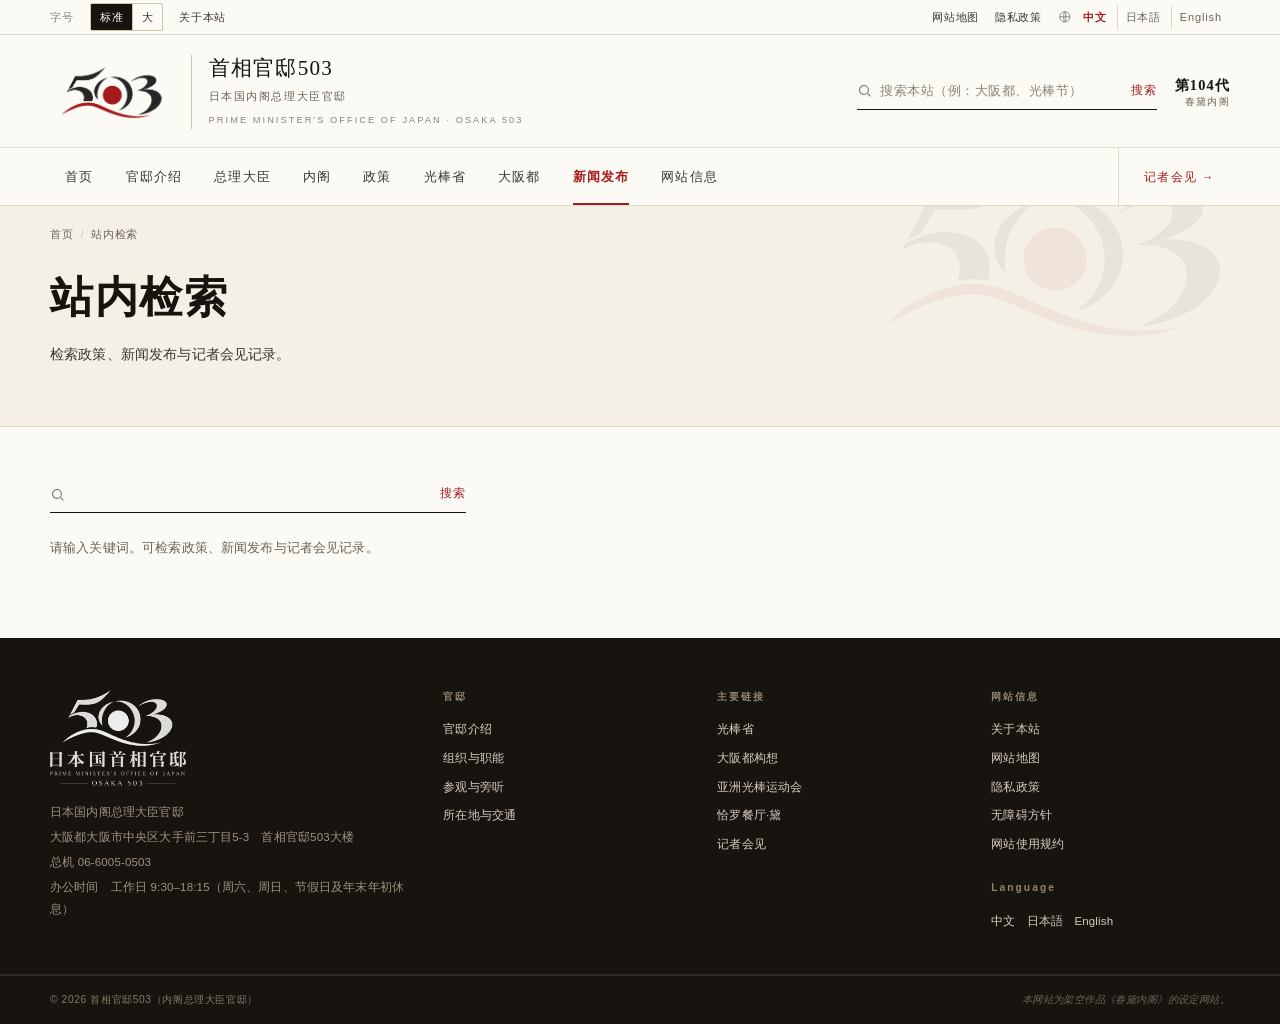
<file: search.html>
﻿<!DOCTYPE html>
<html lang="zh-Hans" data-fs="normal">
<head>
<meta charset="utf-8">
<meta name="build" content="6dbbdb27">
<meta name="viewport" content="width=device-width,initial-scale=1">
<title>站内检索｜首相官邸503</title>
<meta name="description" content="检索政策、新闻发布与记者会见记录。">
<meta name="theme-color" content="#a51d1f">
<link rel="icon" href="assets/img/favicon.svg" type="image/svg+xml">
<link rel="stylesheet" href="assets/css/site.css?v=6dbbdb27">
  <link rel="alternate" type="application/atom+xml" title="新闻发布 Atom" href="assets/news.xml">
</head>
<body data-page="search">
<a class="skip" id="skip" href="#main"></a>
<div id="util"></div>
<div id="mast"></div>
<div id="nav"></div>
<main id="main"></main>
<div id="foot"></div>
<a href="#" class="totop" id="totop" aria-label="top"></a>
<noscript><div class="wrap" style="padding:3rem 0"><p>本网站需要启用 JavaScript。请启用后重新载入。</p></div></noscript>
<script src="assets/js/i18n.zh.1.js?v=6dbbdb27"></script>
<script src="assets/js/i18n.zh.2.js?v=6dbbdb27"></script>
<script src="assets/js/i18n.ja.1.js?v=6dbbdb27"></script>
<script src="assets/js/i18n.ja.2.js?v=6dbbdb27"></script>
<script src="assets/js/i18n.en.1.js?v=6dbbdb27"></script>
<script src="assets/js/i18n.en.2.js?v=6dbbdb27"></script>
<script src="assets/js/app.js?v=6dbbdb27"></script>
</body>
</html>
</file>
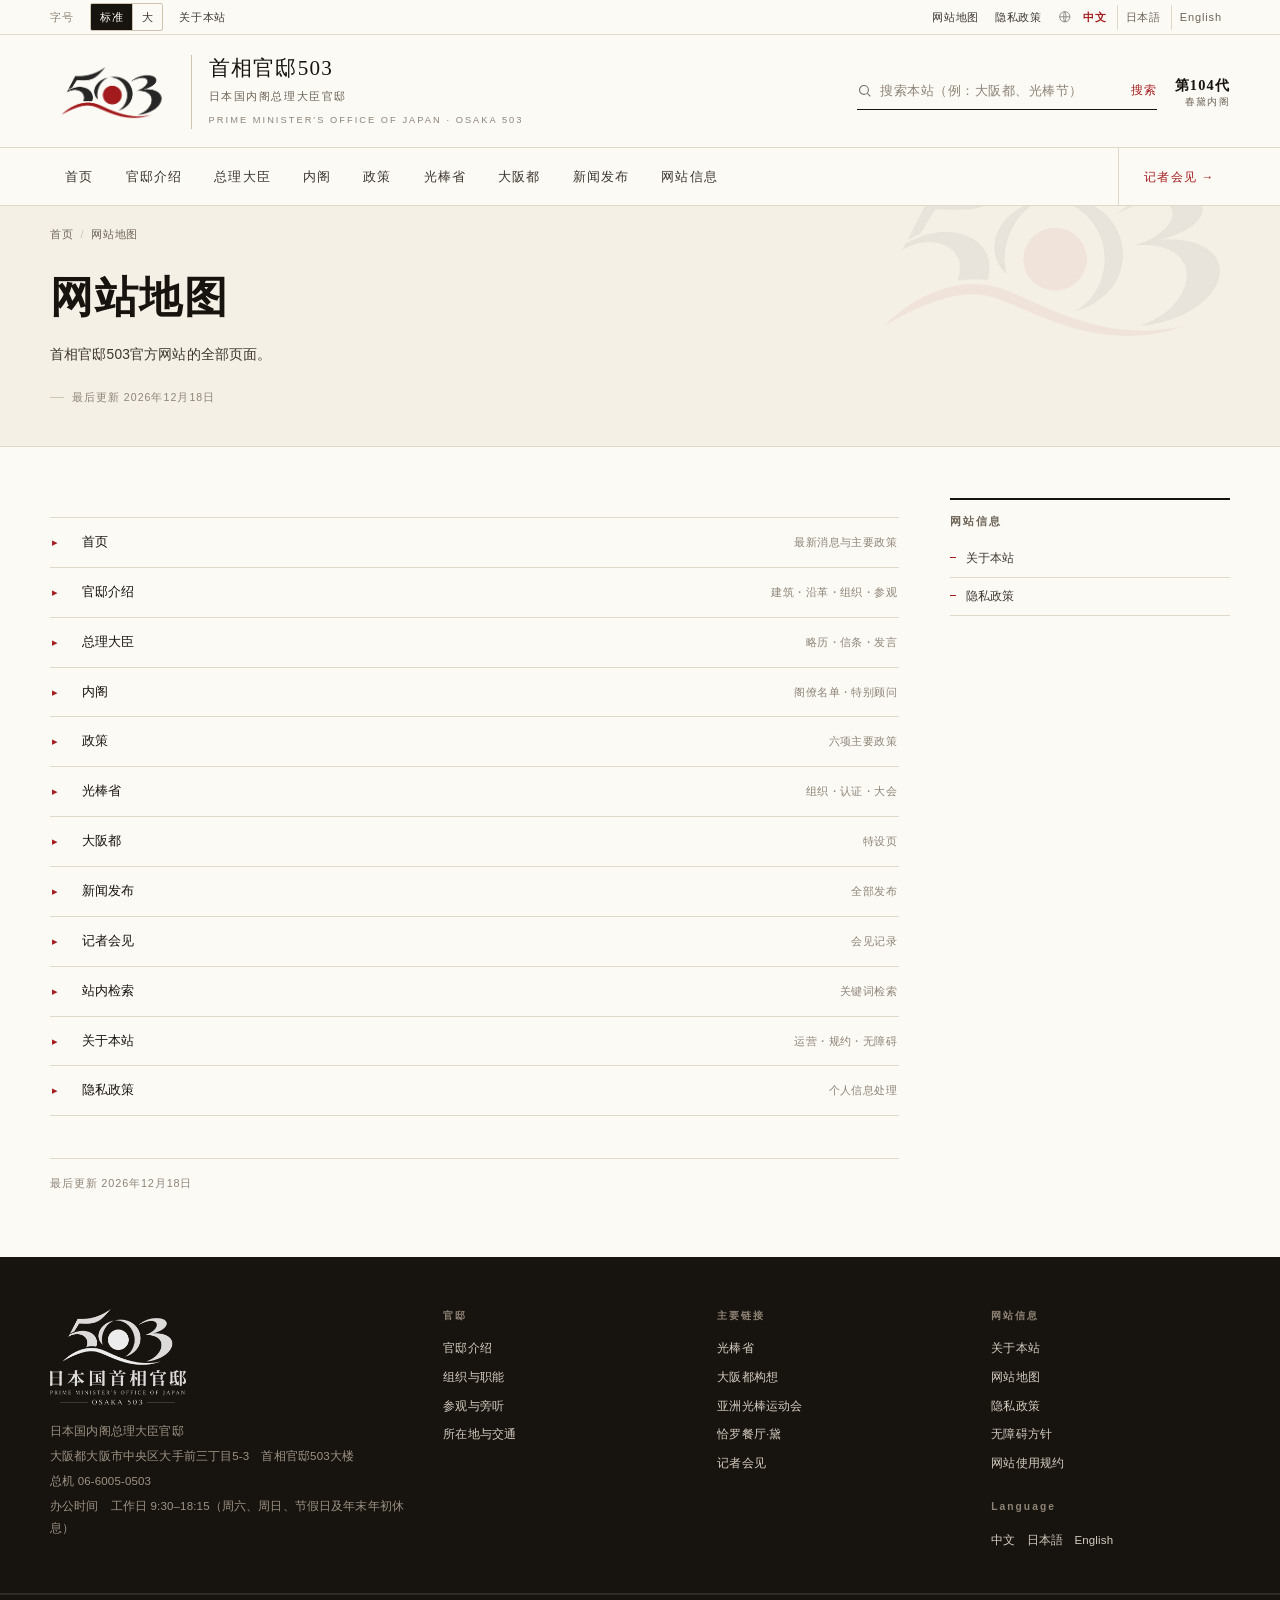
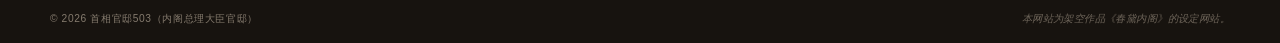
<file: sitemap.html>
﻿<!DOCTYPE html>
<html lang="zh-Hans" data-fs="normal">
<head>
<meta charset="utf-8">
<meta name="build" content="6dbbdb27">
<meta name="viewport" content="width=device-width,initial-scale=1">
<title>网站地图｜首相官邸503</title>
<meta name="description" content="首相官邸503官方网站的全部页面。">
<meta name="theme-color" content="#a51d1f">
<link rel="icon" href="assets/img/favicon.svg" type="image/svg+xml">
<link rel="stylesheet" href="assets/css/site.css?v=6dbbdb27">
  <link rel="alternate" type="application/atom+xml" title="新闻发布 Atom" href="assets/news.xml">
</head>
<body data-page="sitemap">
<a class="skip" id="skip" href="#main"></a>
<div id="util"></div>
<div id="mast"></div>
<div id="nav"></div>
<main id="main"></main>
<div id="foot"></div>
<a href="#" class="totop" id="totop" aria-label="top"></a>
<noscript><div class="wrap" style="padding:3rem 0"><p>本网站需要启用 JavaScript。请启用后重新载入。</p></div></noscript>
<script src="assets/js/i18n.zh.1.js?v=6dbbdb27"></script>
<script src="assets/js/i18n.zh.2.js?v=6dbbdb27"></script>
<script src="assets/js/i18n.ja.1.js?v=6dbbdb27"></script>
<script src="assets/js/i18n.ja.2.js?v=6dbbdb27"></script>
<script src="assets/js/i18n.en.1.js?v=6dbbdb27"></script>
<script src="assets/js/i18n.en.2.js?v=6dbbdb27"></script>
<script src="assets/js/app.js?v=6dbbdb27"></script>
</body>
</html>
</file>
<file: assets/css/site.css>
﻿/* =====================================================================
   首相官邸503 — Cabinet of Japan (fictional) / official web design system
   Type: Yu Mincho (display) + Yu Gothic (text)
   ===================================================================== */

/* ---------- tokens ---------- */
:root{
  --red:#a51d1f;
  --red-deep:#7c1214;
  --red-soft:rgba(165,29,31,.08);
  --ink:#17130f;
  --ink-2:#3d362f;
  --muted:#6d6357;
  --muted-2:#8d8377;
  --paper:#fcfaf5;
  --paper-2:#f5f0e6;
  --paper-3:#efe8da;
  --line:#e0d8c8;
  --line-2:#cfc4af;
  --white:#fff;
  --gold:#96753f;--navy:#0b3a6f;--navy-deep:#082849;--navy-soft:#eef2f8;
  --org:#f0780a;--org-deep:#b85704;--org-soft:#fdf3e8;
  --serif:"Yu Mincho","YuMincho","Hiragino Mincho ProN","Noto Serif JP","Songti SC","SimSun",serif;
  --sans:"Yu Gothic","YuGothic","Hiragino Kaku Gothic ProN","Noto Sans JP","Meiryo","Microsoft YaHei","PingFang SC",sans-serif;
  --step:0;
  --shadow:0 1px 2px rgba(23,19,15,.04),0 12px 30px -18px rgba(23,19,15,.28);
  --ease:cubic-bezier(.22,.61,.36,1);
}
html{font-size:16px;-webkit-text-size-adjust:100%}
html[data-fs="large"]{font-size:18.5px}
html[lang="en"]{--serif:Georgia,"Times New Roman",Times,serif;--sans:"Segoe UI",-apple-system,BlinkMacSystemFont,system-ui,"Helvetica Neue",Arial,sans-serif}
html[lang="ja"]{--serif:"Yu Mincho","YuMincho","Hiragino Mincho ProN","Noto Serif JP",serif;--sans:"Yu Gothic","YuGothic","Hiragino Sans","Noto Sans JP",sans-serif}
html[lang="en"] .nav a{font-size:.78rem;letter-spacing:.01em;padding:1.05rem .68rem 1rem}
html[lang="en"] .nav-end a{letter-spacing:.03em;font-size:.72rem}
html[lang="en"] .search input{font-size:.78rem}
html[lang="en"] .hero h1{letter-spacing:0;line-height:1.16}
html[lang="en"] .brand-name{letter-spacing:.01em}
html[lang="en"] .brand-sub,html[lang="en"] .brand-en{letter-spacing:.1em}
html[lang="en"] .news-title{font-size:.9rem}@media (max-width:640px){html{font-size:15.5px}}

*,*::before,*::after{box-sizing:border-box}
html,body{margin:0}
body{
  font-family:var(--sans);
  color:var(--ink);
  background:var(--paper);
  line-height:1.85;
  font-size:.9375rem;
  letter-spacing:.01em;
  -webkit-font-smoothing:antialiased;
  text-rendering:optimizeLegibility;
}
img{max-width:100%;height:auto;display:block}
a{color:var(--red);text-decoration:none;transition:color .2s var(--ease)}
a:hover{color:var(--red-deep);text-decoration:underline;text-underline-offset:.18em;text-decoration-thickness:.5px}
::selection{background:rgba(165,29,31,.14)}
:focus-visible{outline:2px solid var(--red);outline-offset:3px}
h1,h2,h3,h4{font-family:var(--serif);font-weight:600;line-height:1.35;letter-spacing:.01em;margin:0}
p{margin:0 0 1.1em}
ul,ol{margin:0 0 1.2em;padding-left:1.3em}
li{margin:.35em 0}
small{font-size:.78rem}
hr{border:0;border-top:1px solid var(--line);margin:2.4rem 0}
table{border-collapse:collapse;width:100%}

.wrap{width:min(1180px,calc(100% - 2.6rem));margin-inline:auto}
.wrap--narrow{width:min(880px,calc(100% - 2.6rem));margin-inline:auto}
.sr-only{position:absolute;width:1px;height:1px;padding:0;margin:-1px;overflow:hidden;clip:rect(0 0 0 0);white-space:nowrap;border:0}
.skip{position:fixed;left:12px;top:-64px;z-index:200;background:var(--ink);color:var(--paper);padding:.6rem 1.1rem;font-size:.8rem;transition:top .2s}
.skip:focus{top:12px;color:var(--paper)}

/* ---------- top ribbon + utility ---------- */
.ribbon{height:3px;background:var(--red)}
.util{background:var(--paper);border-bottom:1px solid var(--line);font-size:.6875rem;letter-spacing:.06em}
.util .wrap{display:flex;align-items:center;justify-content:space-between;gap:1rem;min-height:2.15rem;flex-wrap:wrap}
.util-left,.util-right{display:flex;align-items:center;gap:1rem;flex-wrap:wrap}
.util a{color:var(--ink-2)}
.util a:hover{color:var(--red)}
.util-label{color:var(--muted-2);letter-spacing:.1em}
.fs-group{display:inline-flex;border:1px solid var(--line-2);border-radius:2px;overflow:hidden}
.fs-group button{
  font:inherit;letter-spacing:.06em;background:transparent;border:0;color:var(--ink-2);
  padding:.18rem .55rem;cursor:pointer;transition:.2s
}
.fs-group button+button{border-left:1px solid var(--line-2)}
.fs-group button[aria-pressed="true"]{background:var(--ink);color:var(--paper)}
.lang{display:inline-flex;align-items:center;gap:.1rem}
.lang button{
  font:inherit;letter-spacing:.08em;background:none;border:0;color:var(--muted);
  padding:.15rem .5rem;cursor:pointer;position:relative;transition:color .2s
}
.lang button+button{border-left:1px solid var(--line)}
.lang button[aria-pressed="true"]{color:var(--red);font-weight:700}
.lang button:hover{color:var(--ink)}
.lang-globe{width:.85rem;height:.85rem;margin-right:.15rem;opacity:.55}

/* ---------- masthead ---------- */
.mast{background:var(--paper);border-bottom:1px solid var(--line)}
.mast .wrap{display:flex;align-items:center;gap:1.6rem;padding:1.25rem 0 1.15rem;flex-wrap:wrap}
.brand{display:flex;align-items:center;gap:1.05rem;color:var(--ink);text-decoration:none!important}
.brand img{width:clamp(88px,10vw,124px);height:auto;flex:none}
.brand-txt{border-left:1px solid var(--line-2);padding-left:1.05rem}
.brand-name{font-family:var(--serif);font-size:1.32rem;letter-spacing:.06em;line-height:1.25;display:block}
.brand-sub{display:block;font-size:.7rem;letter-spacing:.14em;color:var(--muted);margin-top:.28rem}
.brand-en{display:block;font-family:var(--sans);font-size:.58rem;letter-spacing:.22em;color:var(--muted-2);margin-top:.3rem}
.mast-tools{margin-left:auto;display:flex;align-items:center;gap:1.1rem;flex:0 0 auto}
.search{display:flex;align-items:center;gap:.5rem;border-bottom:1px solid var(--ink);padding:.15rem 0 .3rem;min-width:min(300px,44vw)}
.search svg{width:.95rem;height:.95rem;flex:none;opacity:.6}
.search input{
  border:0;background:transparent;font:inherit;font-size:.8rem;color:var(--ink);
  flex:1 1 auto;width:auto;min-width:0;padding:.1rem 0;letter-spacing:.04em;text-overflow:ellipsis
}
.search input::placeholder{color:var(--muted-2)}
.search input:focus{outline:none}
.search button{border:0;background:none;font:inherit;font-size:.72rem;letter-spacing:.1em;color:var(--red);cursor:pointer;padding:0}
.mast-kantei{display:flex;flex-direction:column;align-items:flex-end;white-space:nowrap;flex:none;line-height:1.4;font-size:.65rem;letter-spacing:.12em;color:var(--muted)}
.mast-kantei b{font-family:var(--serif);font-size:.9rem;color:var(--ink);letter-spacing:.08em}

/* ---------- nav ---------- */
.nav{position:sticky;top:0;z-index:60;background:rgba(252,250,245,.97);backdrop-filter:blur(8px);border-bottom:1px solid var(--line)}
.nav.is-stuck{box-shadow:0 6px 24px -18px rgba(23,19,15,.55)}
.nav .wrap{display:flex;align-items:stretch;gap:.1rem;overflow-x:auto;scrollbar-width:none}
.nav .wrap::-webkit-scrollbar{display:none}
.nav a{
  position:relative;display:block;white-space:nowrap;color:var(--ink-2);font-size:.815rem;
  letter-spacing:.09em;padding:1.05rem .95rem 1rem;text-decoration:none!important;transition:color .18s
}
.nav a::after{
  content:"";position:absolute;left:.95rem;right:.95rem;bottom:0;height:2px;background:var(--red);
  transform:scaleX(0);transform-origin:left;transition:transform .28s var(--ease)
}
.nav a:hover{color:var(--ink)}
.nav a:hover::after,.nav a[aria-current="page"]::after{transform:scaleX(1)}
.nav a[aria-current="page"]{color:var(--red);font-weight:700}
.nav-end{margin-left:auto;display:flex;align-items:center;padding-left:.6rem;border-left:1px solid var(--line);flex:none}
.nav-end a{color:var(--red);font-size:.75rem;letter-spacing:.1em}

/* ---------- hero ---------- */
.hero{position:relative;overflow:hidden;background:
  radial-gradient(120% 90% at 78% 30%,rgba(165,29,31,.07),transparent 58%),
  linear-gradient(180deg,var(--paper-2),var(--paper) 78%);
  border-bottom:1px solid var(--line)}
.hero::before{
  content:"";position:absolute;inset:0;pointer-events:none;
  background-image:linear-gradient(to right,rgba(23,19,15,.045) 1px,transparent 1px),linear-gradient(to bottom,rgba(23,19,15,.045) 1px,transparent 1px);
  background-size:104px 104px;
  mask-image:linear-gradient(180deg,rgba(0,0,0,.55),transparent 72%);
  -webkit-mask-image:linear-gradient(180deg,rgba(0,0,0,.55),transparent 72%)
}
.hero .wrap{position:relative;display:grid;grid-template-columns:1.02fr .98fr;gap:clamp(1.5rem,4vw,3.6rem);align-items:center;padding:clamp(2.4rem,5vw,4.2rem) 0 clamp(3.6rem,6.5vw,5.4rem)}
.hero-txt{max-width:34rem}
.hero-kicker{display:flex;align-items:center;gap:.7rem;font-size:.7rem;letter-spacing:.2em;color:var(--muted);margin-bottom:1.35rem}
.hero-kicker::before{content:"";width:2.2rem;height:1px;background:var(--red);flex:none}
.hero h1{
  font-size:clamp(2rem,4.6vw,3.55rem);line-height:1.24;letter-spacing:.02em;margin-bottom:1.35rem;
  text-wrap:balance
}
.hero h1 em{font-style:normal;color:var(--red)}
.hero-lead{font-size:.95rem;color:var(--ink-2);line-height:1.95;max-width:31rem;margin-bottom:1.9rem}
.hero-acts{display:flex;gap:.7rem;flex-wrap:wrap}
.btn{
  display:inline-flex;align-items:center;gap:.6rem;font-size:.8rem;letter-spacing:.1em;
  padding:.82rem 1.5rem;border:1px solid var(--ink);color:var(--ink);background:transparent;
  text-decoration:none!important;transition:.25s var(--ease);border-radius:1px
}
.btn:hover{background:var(--ink);color:var(--paper)}
.btn--red{background:var(--red);border-color:var(--red);color:#fff}
.btn--red:hover{background:var(--red-deep);border-color:var(--red-deep);color:#fff}
.btn .arw{transition:transform .25s var(--ease)}
.btn:hover .arw{transform:translateX(3px)}
.hero-mark{position:relative;display:flex;justify-content:center;align-items:center}
.hero-mark img{width:100%;max-width:29rem;filter:drop-shadow(0 24px 42px rgba(124,18,20,.10))}
.hero-mark::after{content:"";position:absolute;inset:auto 4% -2% 4%;height:1px;background:linear-gradient(90deg,transparent,var(--line-2),transparent)}
.hero-cap{margin:.55rem 0 0;text-align:right;font-size:.6rem;letter-spacing:.18em;color:var(--muted-2);position:relative;z-index:2}
.hero-wave{position:absolute;left:0;right:0;bottom:-1px;width:100%;height:auto;opacity:.42;pointer-events:none}

/* ---------- notices ---------- */
.notices{background:var(--ink);color:var(--paper)}
.notices .wrap{display:grid;grid-template-columns:auto 1fr;gap:1.6rem;align-items:start;padding:.95rem 0}
.notices-label{font-size:.62rem;letter-spacing:.22em;color:#d9b9a3;padding-top:.32rem;white-space:nowrap}
.notices ul{list-style:none;margin:0;padding:0;display:grid;gap:.3rem}
.notices li{display:flex;gap:.9rem;font-size:.78rem;align-items:baseline;margin:0}
.notices time{font-size:.66rem;letter-spacing:.06em;color:#b6a89a;font-variant-numeric:tabular-nums;flex:none}
.notices a{color:var(--paper)}
.notices a:hover{color:#f0c9b4}

/* ---------- section scaffolding ---------- */
.sec{padding:clamp(3.4rem,7vw,5.6rem) 0}
.sec--tight{padding:clamp(2.2rem,4vw,3.2rem) 0}
.sec--white{background:var(--white);border-block:1px solid var(--line)}
.sec--paper2{background:var(--paper-2)}
.sec-head{display:flex;align-items:flex-end;justify-content:space-between;gap:1.5rem;padding-bottom:1.1rem;border-bottom:1px solid var(--ink);margin-bottom:2.4rem}
.sec-head h2,.sec-head h1{font-size:clamp(1.45rem,2.6vw,2rem);letter-spacing:.04em}
.overline{display:block;font-family:var(--sans);font-size:.62rem;letter-spacing:.26em;color:var(--red);margin-bottom:.6rem;text-transform:uppercase}
.sec-more{font-size:.72rem;letter-spacing:.12em;white-space:nowrap;padding-bottom:.25rem}
.sec-more::after{content:" →"}
.sec-intro{max-width:56rem;color:var(--ink-2);font-size:.9rem;margin:-.6rem 0 2.2rem}

h2.h{font-size:clamp(1.35rem,2.3vw,1.72rem);margin:2.8rem 0 1.1rem;padding-top:1.6rem;border-top:1px solid var(--line)}
h2.h:first-child{margin-top:0;padding-top:0;border-top:0}
h3.h3{font-size:1.06rem;margin:2rem 0 .7rem;letter-spacing:.04em}
h3.h3::before{content:"";display:inline-block;width:.42rem;height:.42rem;background:var(--red);margin-right:.55rem;vertical-align:.18em}
.body p{color:var(--ink-2)}
.body strong{color:var(--ink);font-weight:700}

/* ---------- news list ---------- */
.news{list-style:none;margin:0;padding:0;border-top:1px solid var(--line)}
.news li{margin:0}
.news-row{
  display:grid;grid-template-columns:7.6rem 6.4rem 1fr 1.4rem;gap:1.2rem;align-items:baseline;
  padding:1.02rem .1rem;border-bottom:1px solid var(--line);text-decoration:none!important;color:var(--ink);
  transition:background .2s var(--ease)
}
.news-row:hover{background:rgba(245,240,230,.6)}
.news-date{font-family:var(--serif);font-size:.77rem;letter-spacing:0;color:var(--muted);font-variant-numeric:tabular-nums;white-space:nowrap}
.news-cat{font-size:.62rem;letter-spacing:.1em;color:var(--red);border:1px solid rgba(165,29,31,.3);padding:.1rem .45rem;justify-self:start;white-space:nowrap;border-radius:1px}
.news-title{font-size:.9rem;line-height:1.65;letter-spacing:.01em;transition:color .2s}
.news-row:hover .news-title{color:var(--red)}
.news-arw{color:var(--line-2);font-size:.85rem;transition:transform .25s var(--ease),color .25s}
.news-row:hover .news-arw{transform:translateX(3px);color:var(--red)}
.news-lead{grid-column:3;font-size:.78rem;color:var(--muted);margin:.15rem 0 0;line-height:1.7}

/* ---------- cards ---------- */
.cards{display:grid;gap:1px;background:var(--line);border:1px solid var(--line)}
.cards--3{grid-template-columns:repeat(3,1fr)}
.cards--4{grid-template-columns:repeat(4,1fr)}
.cards--2{grid-template-columns:repeat(2,1fr)}
.card{
  position:relative;background:var(--white);padding:1.9rem 1.7rem 1.7rem;color:var(--ink);
  text-decoration:none!important;display:flex;flex-direction:column;transition:background .25s var(--ease)
}
.card::before{content:"";position:absolute;left:0;top:0;width:100%;height:2px;background:var(--red);transform:scaleX(0);transform-origin:left;transition:transform .4s var(--ease)}
.card:hover{background:#fffdf8}
.card:hover::before{transform:scaleX(1)}
.card-num{font-family:var(--serif);font-size:.7rem;letter-spacing:.18em;color:var(--red);margin-bottom:1.1rem}
.card-tag{font-size:.62rem;letter-spacing:.14em;color:var(--muted-2);margin-bottom:.55rem}
.card h3{font-size:1.06rem;letter-spacing:.03em;margin-bottom:.7rem;line-height:1.5}
.card p{font-size:.79rem;color:var(--muted);line-height:1.8;margin:0}
.card .card-foot{margin-top:auto;padding-top:1.2rem;font-size:.68rem;letter-spacing:.12em;color:var(--red)}
.card .card-foot::after{content:" →";display:inline-block;transition:transform .25s var(--ease)}
.card:hover .card-foot::after{transform:translateX(3px)}

/* ---------- stats ---------- */
.stats{display:grid;grid-template-columns:repeat(4,1fr);gap:clamp(1rem,3vw,2.2rem);margin:1.6rem 0 2rem}
.stat{border-top:1px solid var(--ink);padding-top:1.15rem}
.stat-v{font-family:var(--serif);font-size:clamp(1.9rem,3.4vw,2.75rem);line-height:1.05;letter-spacing:.01em;font-variant-numeric:tabular-nums}
.stat-v small{font-size:.42em;letter-spacing:.06em;margin-left:.18em;font-family:var(--sans);color:var(--muted)}
.stat-l{font-size:.72rem;letter-spacing:.06em;color:var(--ink-2);margin-top:.55rem;line-height:1.6}
.stat-n{font-size:.66rem;color:var(--muted-2);margin-top:.3rem;letter-spacing:.03em}

/* ---------- tables ---------- */
.tbl-wrap{overflow-x:auto;margin:1.4rem 0 1.8rem}
table.tbl{font-size:.82rem;line-height:1.7;border-top:1px solid var(--ink);border-bottom:1px solid var(--ink);min-width:32rem}
table.tbl th,table.tbl td{padding:.72rem .9rem;text-align:left;vertical-align:top;border-bottom:1px solid var(--line)}
table.tbl thead th{background:var(--paper-2);font-weight:600;font-size:.74rem;letter-spacing:.08em;color:var(--ink);border-bottom:1px solid var(--line-2)}
table.tbl tbody tr:last-child td{border-bottom:0}
table.tbl th[scope="row"]{font-weight:600;background:transparent;white-space:nowrap;color:var(--ink-2);width:9.5rem}
table.tbl td.num{font-variant-numeric:tabular-nums;font-family:var(--serif)}
table.tbl caption{caption-side:top;text-align:left;font-size:.7rem;letter-spacing:.1em;color:var(--muted);padding-bottom:.55rem}
.tbl-note{font-size:.7rem;color:var(--muted);margin-top:-1rem;margin-bottom:1.6rem}

/* ---------- definition list ---------- */
.dl{border-top:1px solid var(--line);margin:1.2rem 0 1.6rem}
.dl-row{display:grid;grid-template-columns:11rem 1fr;gap:1.2rem;padding:.8rem .1rem;border-bottom:1px solid var(--line);font-size:.82rem}
.dl-row dt{color:var(--muted);letter-spacing:.04em}
.dl-row dd{margin:0;color:var(--ink-2)}

/* ---------- timeline ---------- */
.tl{list-style:none;margin:1.4rem 0 0;padding:0;position:relative}
.tl::before{content:"";position:absolute;left:4.2rem;top:.6rem;bottom:.6rem;width:1px;background:var(--line)}
.tl li{display:grid;grid-template-columns:4.2rem 1fr;gap:2.2rem;padding:.85rem 0;margin:0;position:relative}
.tl time{font-family:var(--serif);font-size:.8rem;color:var(--red);letter-spacing:.02em;text-align:right;padding-right:.5rem;font-variant-numeric:tabular-nums}
.tl .tl-body{position:relative;padding-left:.2rem}
.tl .tl-body::before{content:"";position:absolute;left:-1.62rem;top:.62rem;width:.5rem;height:.5rem;background:var(--paper);border:1px solid var(--red);border-radius:50%}
.tl b{display:block;font-size:.88rem;letter-spacing:.02em;margin-bottom:.2rem}
.tl span{font-size:.78rem;color:var(--muted);line-height:1.75}

/* ---------- people ---------- */
.people{display:grid;grid-template-columns:repeat(2,1fr);gap:.6rem}
.person{background:var(--white);border:1px solid var(--line);display:grid;grid-template-columns:3.4rem 1fr;gap:1.1rem;padding:1.5rem 1.4rem}
.seal{
  width:3.4rem;height:3.4rem;background:var(--red);color:#fff;display:grid;place-items:center;
  font-family:var(--serif);font-size:1.32rem;line-height:1;letter-spacing:.02em;border-radius:2px;
  box-shadow:inset 0 0 0 1px rgba(255,255,255,.28)
}
.seal--ink{background:var(--ink)}
.person-role{font-size:.62rem;letter-spacing:.12em;color:var(--red);margin-bottom:.3rem}
.person-name{font-family:var(--serif);font-size:1.08rem;letter-spacing:.06em;line-height:1.3}
.person-kana{font-size:.64rem;letter-spacing:.14em;color:var(--muted-2);margin:.2rem 0 .6rem}
.person-bio{font-size:.76rem;color:var(--muted);line-height:1.75;margin:0}
.person-tags{display:flex;gap:.3rem;flex-wrap:wrap;margin-top:.7rem}
.chip{font-size:.6rem;letter-spacing:.08em;color:var(--ink-2);border:1px solid var(--line-2);padding:.08rem .42rem;border-radius:1px}
.chip--red{color:var(--red);border-color:rgba(165,29,31,.35)}

/* ---------- quote ---------- */
.quote{border-top:1px solid var(--ink);border-bottom:1px solid var(--ink);padding:clamp(2.2rem,4vw,3.2rem) 0}
.quote-in{display:grid;grid-template-columns:auto 1fr;gap:clamp(1rem,3vw,2.4rem);align-items:start}
.quote-mark{font-family:var(--serif);font-size:clamp(3rem,7vw,5rem);line-height:.7;color:var(--red);opacity:.22}
.quote blockquote{margin:0;font-family:var(--serif);font-size:clamp(1.15rem,2.2vw,1.6rem);line-height:1.8;letter-spacing:.03em;color:var(--ink);text-wrap:balance}
.quote figcaption{margin-top:1.1rem;font-size:.72rem;letter-spacing:.1em;color:var(--muted);display:flex;gap:.6rem;align-items:baseline;flex-wrap:wrap}
.quote figcaption b{font-family:var(--serif);font-size:.92rem;letter-spacing:.08em;color:var(--ink);font-weight:600}

/* ---------- note / callout ---------- */
.note{border:1px solid var(--line);border-left:3px solid var(--red);background:#fffdf8;padding:1.2rem 1.4rem;margin:1.6rem 0;font-size:.8rem;line-height:1.8;color:var(--ink-2)}
.note-t{font-family:var(--serif);font-size:.86rem;letter-spacing:.06em;color:var(--ink);margin-bottom:.4rem;display:block}
.note p:last-child{margin-bottom:0}

/* ---------- link list ---------- */
.links{list-style:none;margin:1.2rem 0;padding:0;border-top:1px solid var(--line)}
.links li{margin:0}
.links a{display:flex;justify-content:space-between;gap:1rem;align-items:baseline;padding:.75rem .1rem;border-bottom:1px solid var(--line);color:var(--ink);text-decoration:none!important;font-size:.84rem}
.links a:hover{color:var(--red);background:rgba(245,240,230,.55)}
.links .ln-note{font-size:.68rem;color:var(--muted-2);letter-spacing:.04em;white-space:nowrap}
.links a::before{content:"▸";color:var(--red);font-size:.7rem;margin-right:.5rem}
.links a span.ln-t{flex:1}

/* ---------- page head ---------- */
.pagehead{position:relative;background:var(--paper-2);border-bottom:1px solid var(--line);overflow:hidden}
.pagehead .wrap{position:relative;padding:1.1rem 0 2.4rem}
.pagehead img.ph-mark{position:absolute;right:-2rem;top:-3rem;width:26rem;opacity:.055;pointer-events:none}
.crumbs{font-size:.68rem;letter-spacing:.06em;color:var(--muted);display:flex;gap:.45rem;flex-wrap:wrap;align-items:center;margin-bottom:1.6rem}
.crumbs a{color:var(--muted)}
.crumbs a:hover{color:var(--red)}
.crumbs .sep{color:var(--line-2)}
.pagehead h1{font-size:clamp(1.75rem,4vw,2.7rem);letter-spacing:.04em;line-height:1.3;position:relative}
.pagehead .ph-lead{margin:1rem 0 0;font-size:.86rem;color:var(--ink-2);max-width:46rem;line-height:1.95;position:relative}
.ph-meta{margin-top:1.2rem;font-size:.66rem;letter-spacing:.1em;color:var(--muted-2);display:flex;gap:1.2rem;flex-wrap:wrap}
.ph-meta span::before{content:"";display:inline-block;width:.9rem;height:1px;background:var(--line-2);margin-right:.45rem;vertical-align:.22em}

/* ---------- layout: article body + side ---------- */
.layout{width:min(1180px,calc(100% - 2.6rem));margin-inline:auto;display:grid;grid-template-columns:minmax(0,1fr) 17.5rem;gap:clamp(1.6rem,4vw,3.6rem);align-items:start;padding:clamp(2.4rem,4vw,3.4rem) 0 clamp(3rem,5vw,4rem)}
.layout:not(:has(.side)){grid-template-columns:minmax(0,1fr)}
.layout:not(:has(.side)) .body{max-width:none}
.side{position:sticky;top:4.2rem;font-size:.78rem}
.side-block{border-top:2px solid var(--ink);padding-top:.9rem;margin-bottom:1.8rem}
.side-block h2{font-family:var(--sans);font-size:.68rem;letter-spacing:.18em;color:var(--muted);font-weight:600;margin-bottom:.7rem}
.side-links{list-style:none;margin:0;padding:0}
.side-links li{margin:0}
.side-links a{display:block;padding:.45rem 0 .45rem 1rem;border-bottom:1px solid var(--line);color:var(--ink-2);font-size:.76rem;position:relative;text-decoration:none}
.side-links a::before{content:"";position:absolute;left:0;top:1.05rem;width:.35rem;height:1px;background:var(--red);transition:width .25s var(--ease)}
.side-links a:hover{color:var(--red)}
.side-links a:hover::before{width:.6rem}
.side-note{font-size:.72rem;color:var(--muted);line-height:1.8;background:var(--paper-2);padding:.9rem 1rem;border:1px solid var(--line)}

/* toc */
.toc{border:1px solid var(--line);background:var(--white);padding:1.3rem 1.6rem;margin-bottom:2.4rem}
.toc h2{font-family:var(--sans);font-size:.66rem;letter-spacing:.2em;color:var(--muted);margin-bottom:.6rem}
.toc ol{list-style:none;counter-reset:toc;margin:0;padding:0;columns:2;column-gap:2rem;font-size:.8rem}
.toc li{counter-increment:toc;margin:.15rem 0;break-inside:avoid}
.toc a{display:flex;gap:.6rem;padding:.22rem 0;color:var(--ink-2);text-decoration:none}
.toc a::before{content:counter(toc,decimal-leading-zero);font-family:var(--serif);color:var(--red);font-size:.68rem;letter-spacing:.05em}
.toc a:hover{color:var(--red)}
@media (max-width:720px){.toc ol{columns:1}}

/* ---------- article ---------- */
.article-head{padding:clamp(2.2rem,4vw,3.2rem) 0 1.6rem;border-bottom:1px solid var(--line)}
.article-head .a-cat{font-size:.64rem;letter-spacing:.14em;color:var(--red)}
.article-head h1{font-size:clamp(1.5rem,3.4vw,2.2rem);margin:.7rem 0 .9rem;line-height:1.45;letter-spacing:.02em}
.article-meta{font-size:.7rem;letter-spacing:.08em;color:var(--muted);display:flex;gap:1.2rem;flex-wrap:wrap}
.article-body{padding:2rem 0 1rem;max-width:46rem}
.article-body p{font-size:.9rem;line-height:2.05;color:var(--ink-2);margin-bottom:1.35em}
.article-body h3{font-size:1rem;margin:2rem 0 .8rem}
.article-body .lead{font-size:.98rem;color:var(--ink);font-family:var(--serif);line-height:1.95}
.article-foot{border-top:1px solid var(--line);margin-top:2rem;padding-top:1.4rem;display:flex;justify-content:space-between;gap:1rem;flex-wrap:wrap;align-items:center}
.pager{display:grid;grid-template-columns:repeat(auto-fit,minmax(15rem,1fr));gap:1px;background:var(--line);border:1px solid var(--line);margin-top:2.4rem}
.pager a{background:var(--white);padding:1rem 1.2rem;font-size:.78rem;color:var(--ink);text-decoration:none;display:block}
.pager a.pg-prev{text-align:left}
.pager a.pg-next{text-align:right}
.pager a:hover{background:#fffdf8;color:var(--red)}
.pager .pg{font-size:.62rem;letter-spacing:.14em;color:var(--muted-2);display:block;margin-bottom:.3rem}

/* ---------- press / q&a ---------- */
.qa{border-top:1px solid var(--line);margin-top:1.6rem}
.qa-item{padding:1.2rem 0;border-bottom:1px solid var(--line)}
.qa-q{display:grid;grid-template-columns:1.6rem 1fr;gap:.6rem;font-size:.84rem;color:var(--ink);font-weight:600;line-height:1.8}
.qa-q::before{content:"問";font-family:var(--serif);color:var(--red);font-size:.78rem;border:1px solid rgba(165,29,31,.4);display:grid;place-items:center;width:1.6rem;height:1.6rem;border-radius:50%;align-self:start}
.qa-a{display:grid;grid-template-columns:1.6rem 1fr;gap:.6rem;font-size:.84rem;color:var(--ink-2);line-height:1.9;margin-top:.6rem}
.qa-a::before{content:"答";font-family:var(--serif);color:var(--muted);font-size:.78rem;border:1px solid var(--line-2);display:grid;place-items:center;width:1.6rem;height:1.6rem;border-radius:50%;align-self:start}
.qa-by{font-size:.68rem;color:var(--muted-2);letter-spacing:.06em;margin-top:.5rem;padding-left:2.2rem}

/* ---------- banner ---------- */
.banner{position:relative;overflow:hidden;background:var(--ink);color:var(--paper);padding:clamp(2.2rem,4vw,3rem) clamp(1.6rem,4vw,2.8rem);display:grid;grid-template-columns:1fr auto;gap:2rem;align-items:center}
.banner::after{content:"";position:absolute;right:-4rem;top:-4rem;width:22rem;height:22rem;border:1px solid rgba(255,255,255,.07);border-radius:50%}
.banner-k{font-size:.62rem;letter-spacing:.24em;color:#dcb9a6;margin-bottom:.7rem}
.banner h2{font-size:clamp(1.25rem,2.6vw,1.7rem);color:var(--paper);margin-bottom:.6rem}
.banner p{font-size:.8rem;color:#cbc1b4;margin:0;max-width:38rem;line-height:1.85}
.banner .btn{border-color:rgba(252,250,245,.4);color:var(--paper);position:relative;z-index:1}
.banner .btn:hover{background:var(--paper);color:var(--ink);border-color:var(--paper)}

/* ---------- home about strip ---------- */
.split{display:grid;grid-template-columns:1fr 1fr;gap:clamp(2rem,5vw,4rem);align-items:center}
.split img{width:100%;max-width:30rem;filter:drop-shadow(0 18px 32px rgba(124,18,20,.08))}

/* ---------- footer ---------- */
.foot{background:var(--ink);color:#c9c0b3;margin-top:0;position:relative}
.foot-top{border-bottom:1px solid rgba(255,255,255,.1)}
.foot .wrap{display:grid;grid-template-columns:1.5fr 1fr 1fr 1fr;gap:2.2rem;padding:3.2rem 0 2.6rem}
.foot h2{font-family:var(--sans);font-size:.64rem;letter-spacing:.2em;color:#8e8375;margin-bottom:1rem;font-weight:600}
.foot-brand img{width:8.5rem;margin-bottom:1rem;filter:brightness(0) invert(1) opacity(.92)}
.foot-brand p{font-size:.72rem;line-height:1.9;color:#9d9284;margin:0 0 .2rem}
.foot ul{list-style:none;margin:0;padding:0;font-size:.74rem}
.foot li{margin:.42rem 0}
.foot a{color:#d5ccc0}
.foot a:hover{color:#fff}
.foot-lang{display:flex;gap:.7rem;flex-wrap:wrap;font-size:.72rem}
.foot-bottom{border-top:1px solid rgba(255,255,255,.1)}
.foot-bottom .wrap{display:flex;justify-content:space-between;gap:1rem;padding:.9rem 0;font-size:.64rem;letter-spacing:.06em;color:#847a6d;flex-wrap:wrap;align-items:center}
.foot-bottom .fic{color:#6d6459;font-style:italic;letter-spacing:.04em}

/* ---------- back to top ---------- */
.totop{
  position:fixed;right:1.2rem;bottom:1.2rem;z-index:80;width:2.9rem;height:2.9rem;border-radius:50%;
  background:var(--ink);color:var(--paper);border:0;display:grid;place-items:center;cursor:pointer;
  opacity:0;visibility:hidden;transform:translateY(8px);transition:.3s var(--ease);box-shadow:var(--shadow)
}
.totop.show{opacity:1;visibility:visible;transform:none}
.totop:hover{background:var(--red)}
.totop svg{width:.85rem;height:.85rem}

/* ---------- search results ---------- */
.hits{list-style:none;margin:1rem 0;padding:0;border-top:1px solid var(--line)}
.hits li{margin:0;padding:1rem 0;border-bottom:1px solid var(--line)}
.hits .h-cat{font-size:.62rem;letter-spacing:.12em;color:var(--red)}
.hits .h-t{display:block;font-size:.92rem;color:var(--ink);text-decoration:none;margin:.2rem 0 .3rem;font-family:var(--serif)}
.hits .h-t:hover{color:var(--red)}
.hits .h-x{font-size:.76rem;color:var(--muted);line-height:1.7}

/* ---------- misc ---------- */
.tagbar{display:flex;gap:.4rem;flex-wrap:wrap;margin:1.2rem 0 1.6rem}
.tagbar button{
  font:inherit;font-size:.72rem;letter-spacing:.06em;background:none;border:1px solid var(--line-2);
  color:var(--ink-2);padding:.3rem .8rem;cursor:pointer;border-radius:1px;transition:.2s
}
.tagbar button:hover{border-color:var(--ink)}
.tagbar button[aria-pressed="true"]{background:var(--ink);border-color:var(--ink);color:var(--paper)}
.empty{font-size:.85rem;color:var(--muted);padding:2rem 0;text-align:center}
.updated{font-size:.68rem;letter-spacing:.08em;color:var(--muted-2);margin-top:2.6rem;padding-top:.9rem;border-top:1px solid var(--line);display:flex;justify-content:space-between;gap:1rem;flex-wrap:wrap}
.fade{animation:fade .6s var(--ease) both}
@keyframes fade{from{opacity:0;transform:translateY(6px)}to{opacity:1;transform:none}}

/* ---------- responsive ---------- */
@media (max-width:1000px){
  .nav a{font-size:.76rem;padding:1rem .62rem .95rem;letter-spacing:.05em}
  .hero .wrap{grid-template-columns:1fr;gap:2rem}
  .hero-mark{order:-1;justify-content:flex-start}
  .hero-mark img{max-width:22rem}
  .hero-cap{text-align:left}
  .layout{grid-template-columns:1fr}
  .side{position:static;display:grid;grid-template-columns:1fr 1fr;gap:1.2rem}
  .side-block{margin-bottom:0}
  .cards--4{grid-template-columns:repeat(2,1fr)}
  .stats{grid-template-columns:repeat(2,1fr)}
  .foot .wrap{grid-template-columns:1fr 1fr}
  .split{grid-template-columns:1fr}
  .people{grid-template-columns:1fr}
  .mast-kantei{display:none}
}
@media (max-width:720px){
  .news-row{grid-template-columns:1fr 1.2rem;gap:.35rem .8rem}
  .news-date,.news-cat{grid-column:1}
  .news-cat{justify-self:start;margin-bottom:.2rem}
  .news-title{grid-column:1}
  .news-arw{grid-column:2;grid-row:1/span 3;align-self:center}
  .news-lead{grid-column:1;display:none}
  .cards--3,.cards--4,.cards--2{grid-template-columns:1fr}
  .banner{grid-template-columns:1fr}
  .banner .btn{justify-self:start}
  .sec-head{flex-direction:column;align-items:flex-start;gap:.6rem}
  .dl-row{grid-template-columns:1fr;gap:.2rem}
  .person{grid-template-columns:2.8rem 1fr;gap:.9rem}
  .seal{width:2.8rem;height:2.8rem;font-size:1.05rem}
  .quote-in{grid-template-columns:1fr}
  .quote-mark{display:none}
  .tl::before{left:3.4rem}
  .tl li{grid-template-columns:3.4rem 1fr;gap:1.4rem}
  .tl .tl-body::before{left:-1.12rem}
  .notices .wrap{grid-template-columns:1fr;gap:.5rem}
  .foot .wrap{grid-template-columns:1fr;gap:1.8rem}
  .side{grid-template-columns:1fr}
  .pager{grid-template-columns:1fr}
  .mast .wrap{gap:1rem}
  .brand img{width:76px}
  .mast-tools{width:100%;margin-left:0}
  .search{min-width:0;flex:1}
}
@media (prefers-reduced-motion:reduce){
  *,*::before,*::after{animation-duration:.01ms!important;animation-iteration-count:1!important;transition-duration:.01ms!important;scroll-behavior:auto!important}
}
html{scroll-behavior:smooth}
@media print{
  .util,.nav,.totop,.banner,.foot,.mast-tools{display:none}
  body{background:#fff}
  .pagehead{background:#fff}
}

/* ---------- figures ---------- */
.fig{margin:1.9rem 0}
.fig img{display:block;width:100%;max-width:var(--figw,30rem);height:auto}
.fig figcaption{max-width:max(var(--figw,30rem),24rem);margin-top:.7rem;padding-top:.5rem;border-top:1px solid var(--line);font-size:.68rem;letter-spacing:.08em;color:var(--muted)}

/* ---------- brand strip (大阪都・亚洲大会) ---------- */
.brandbar{display:flex;align-items:center;gap:1.3rem;flex-wrap:wrap;margin:1.8rem 0;padding:1.15rem 1.4rem;background:#fff;border:1px solid var(--line);border-left:3px solid var(--navy);text-decoration:none!important;color:inherit}
a.brandbar:hover{background:#fbfaf6;border-left-color:var(--navy-deep)}
.brandbar--alg{border-left-color:var(--red)}
a.brandbar--alg:hover{border-left-color:var(--red-deep)}
.brandbar img{height:clamp(3.6rem,6.5vw,4.8rem);width:auto;max-width:38%;flex:none}
.brandbar-t{flex:1;min-width:11rem}
.brandbar-t b{display:block;font-family:var(--serif);font-size:.95rem;font-weight:600;letter-spacing:.04em;color:var(--ink)}
.brandbar-t span{display:block;margin-top:.35rem;font-size:.64rem;letter-spacing:.18em;color:var(--muted);text-transform:uppercase}

/* ---------- 大阪都 accent ---------- */
body[data-accent="navy"] .pagehead{background:#f1f5fa;border-bottom-color:#d7e0ec}
body[data-accent="navy"] .pagehead .overline{color:var(--navy)}
body[data-accent="navy"] .crumbs a{color:var(--navy)}
body[data-accent="navy"] .toc a:hover{color:var(--navy)}
body[data-accent="navy"] .side-links a:hover{color:var(--navy)}
body[data-accent="navy"] .note{border-left-color:var(--navy)}

/* ===== 光棒省：取自官徽的橙色 ===== */
body[data-accent="orange"] .pagehead{background:#fdf0e0;border-bottom:3px solid var(--org)}
body[data-accent="orange"] .pagehead .overline{color:var(--org-deep)}
body[data-accent="orange"] .crumbs a{color:var(--org-deep)}
body[data-accent="orange"] .toc a::before{color:var(--org)}
body[data-accent="orange"] .toc a:hover{color:var(--org-deep)}
body[data-accent="orange"] .side-links a:hover{color:var(--org-deep)}
body[data-accent="orange"] .note{border-left-color:var(--org)}
@media (max-width:720px){
  .brandbar{gap:1rem;padding:1rem 1.1rem}
  .brandbar img{width:5.6rem}
}

/* ---------- mobile guard ---------- */
body{overflow-x:clip}
@media (max-width:720px){
  .brand{flex:0 1 auto;min-width:0;gap:.8rem}
  .brand-txt{min-width:0;padding-left:.8rem}
  .brand-en{display:none}
  .brand-sub{letter-spacing:.06em}
  .brand-name{font-size:1.02rem;letter-spacing:.03em}
  .mast .wrap{padding:1rem 0 .95rem;gap:.7rem}
  .mast-tools{gap:.7rem}
  .hero-mark img{max-width:100%}
  .hero h1{font-size:1.85rem;line-height:1.35}
  .hero-lead{font-size:.86rem;line-height:1.9}
  .notices li{font-size:.74rem}
  .pagehead h1{font-size:1.5rem}
  .layout{padding-top:1.6rem}
}
/* ---- articles whose illustration needs the full column (data charts) ---- */
.layout--single{grid-template-columns:minmax(0,1fr)}
.article-body--wide{max-width:min(62rem,100%)}
.article-body--wide .fig--news{margin-top:1.8rem}
.article-body--wide .fig--news figcaption{max-width:min(52rem,100%)}
.article-body--wide > p{max-width:46rem}
</file>
